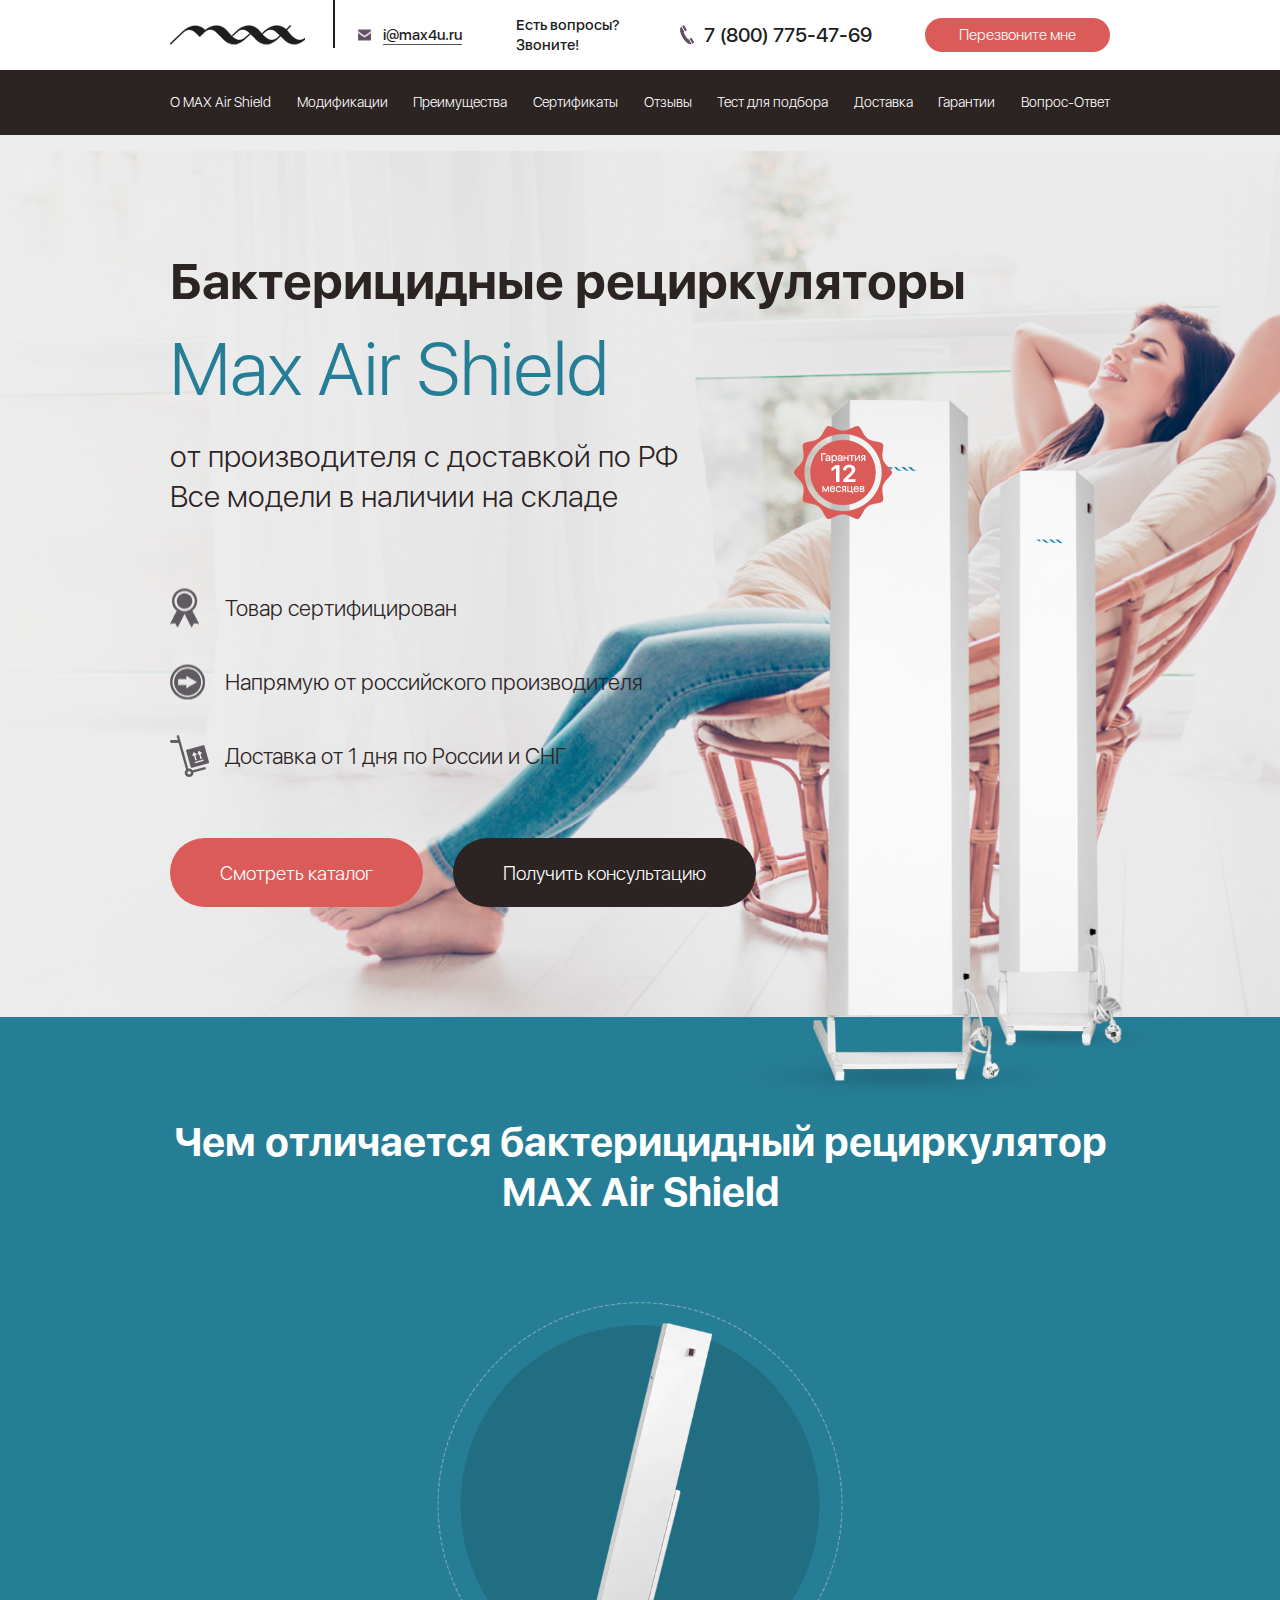
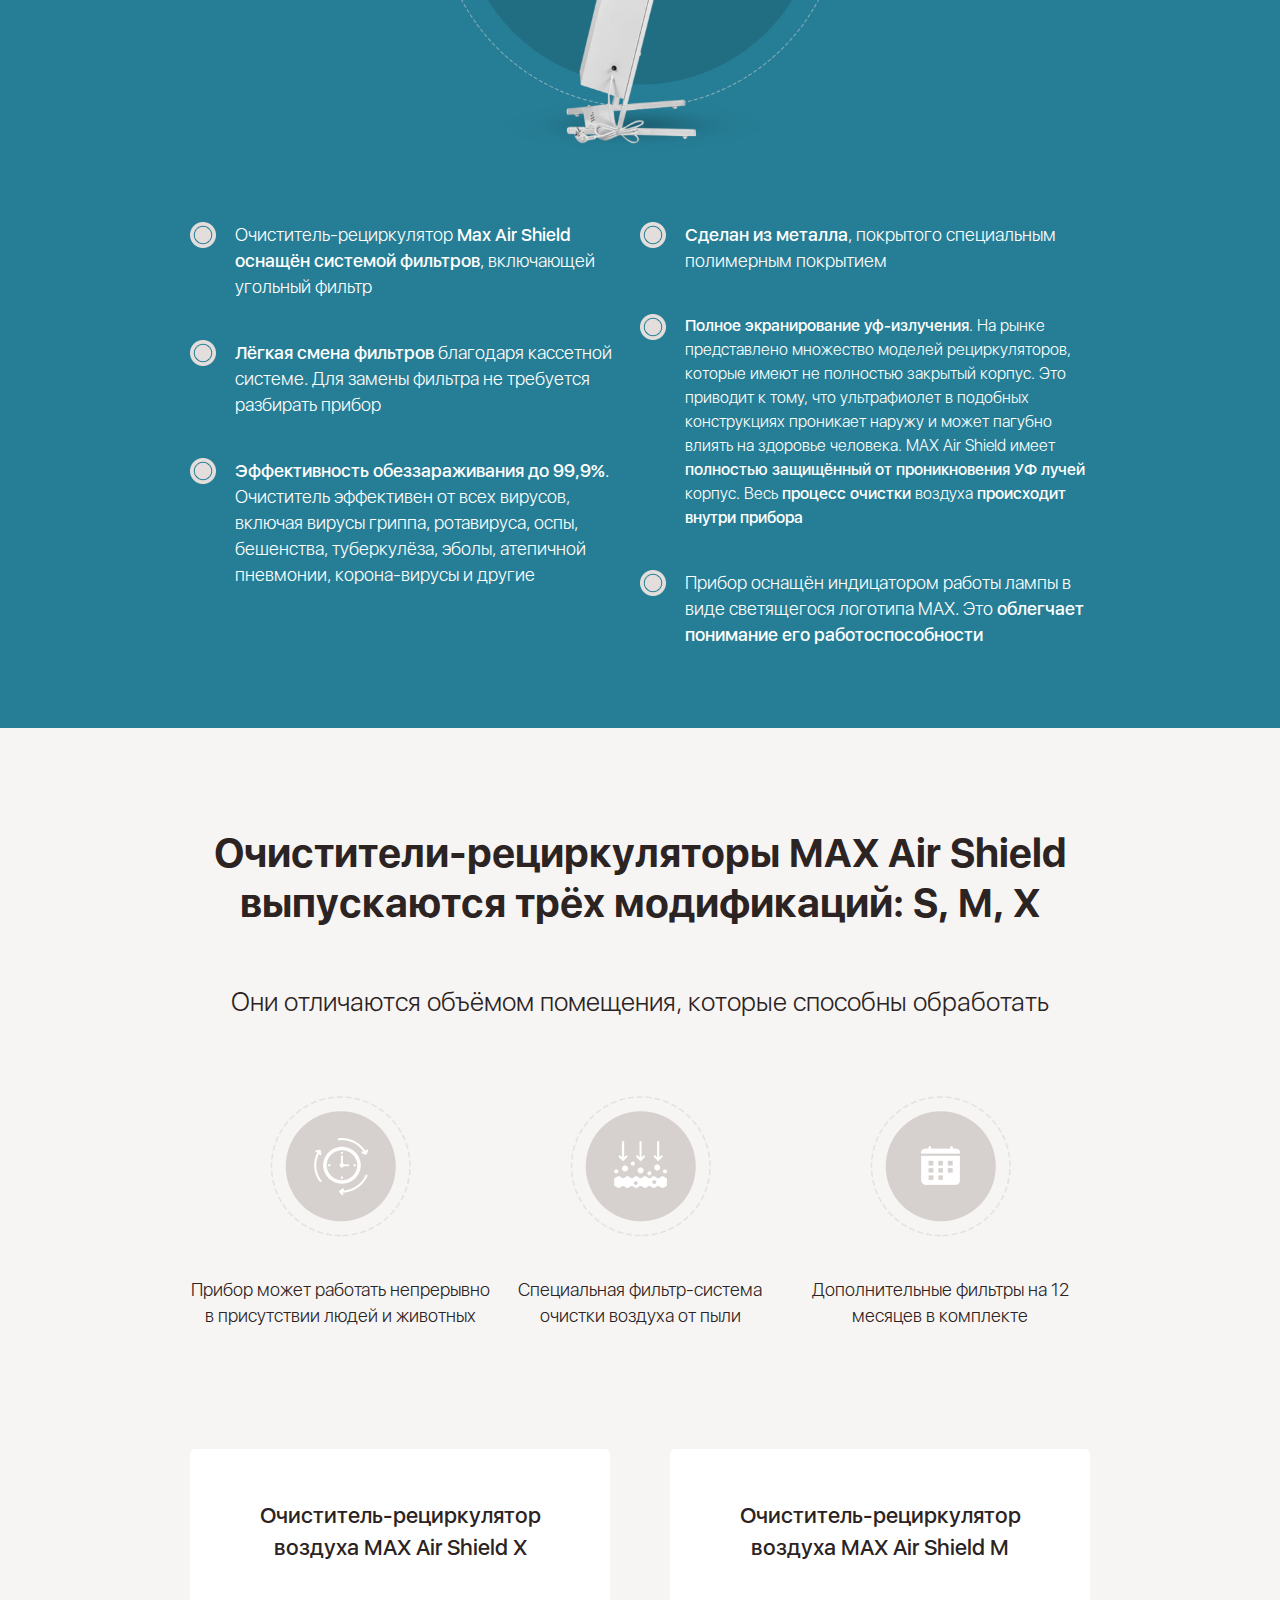
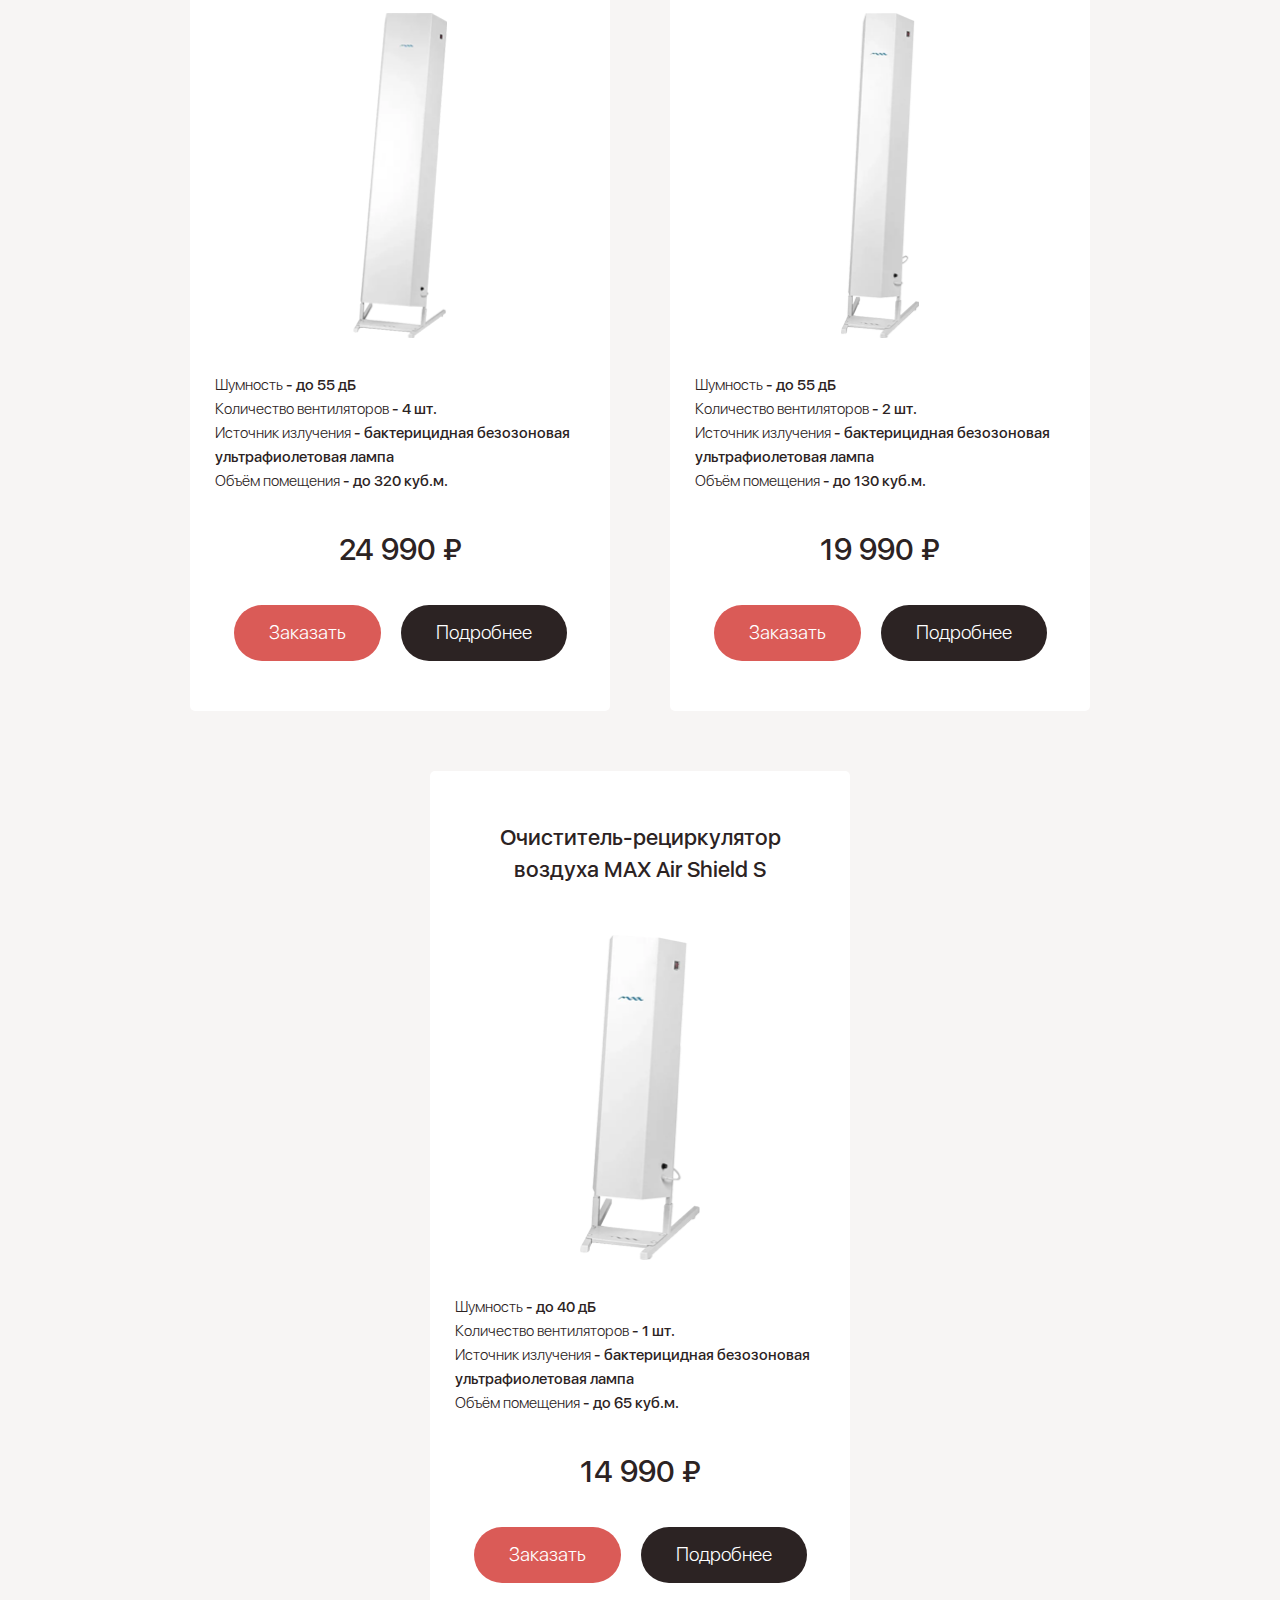
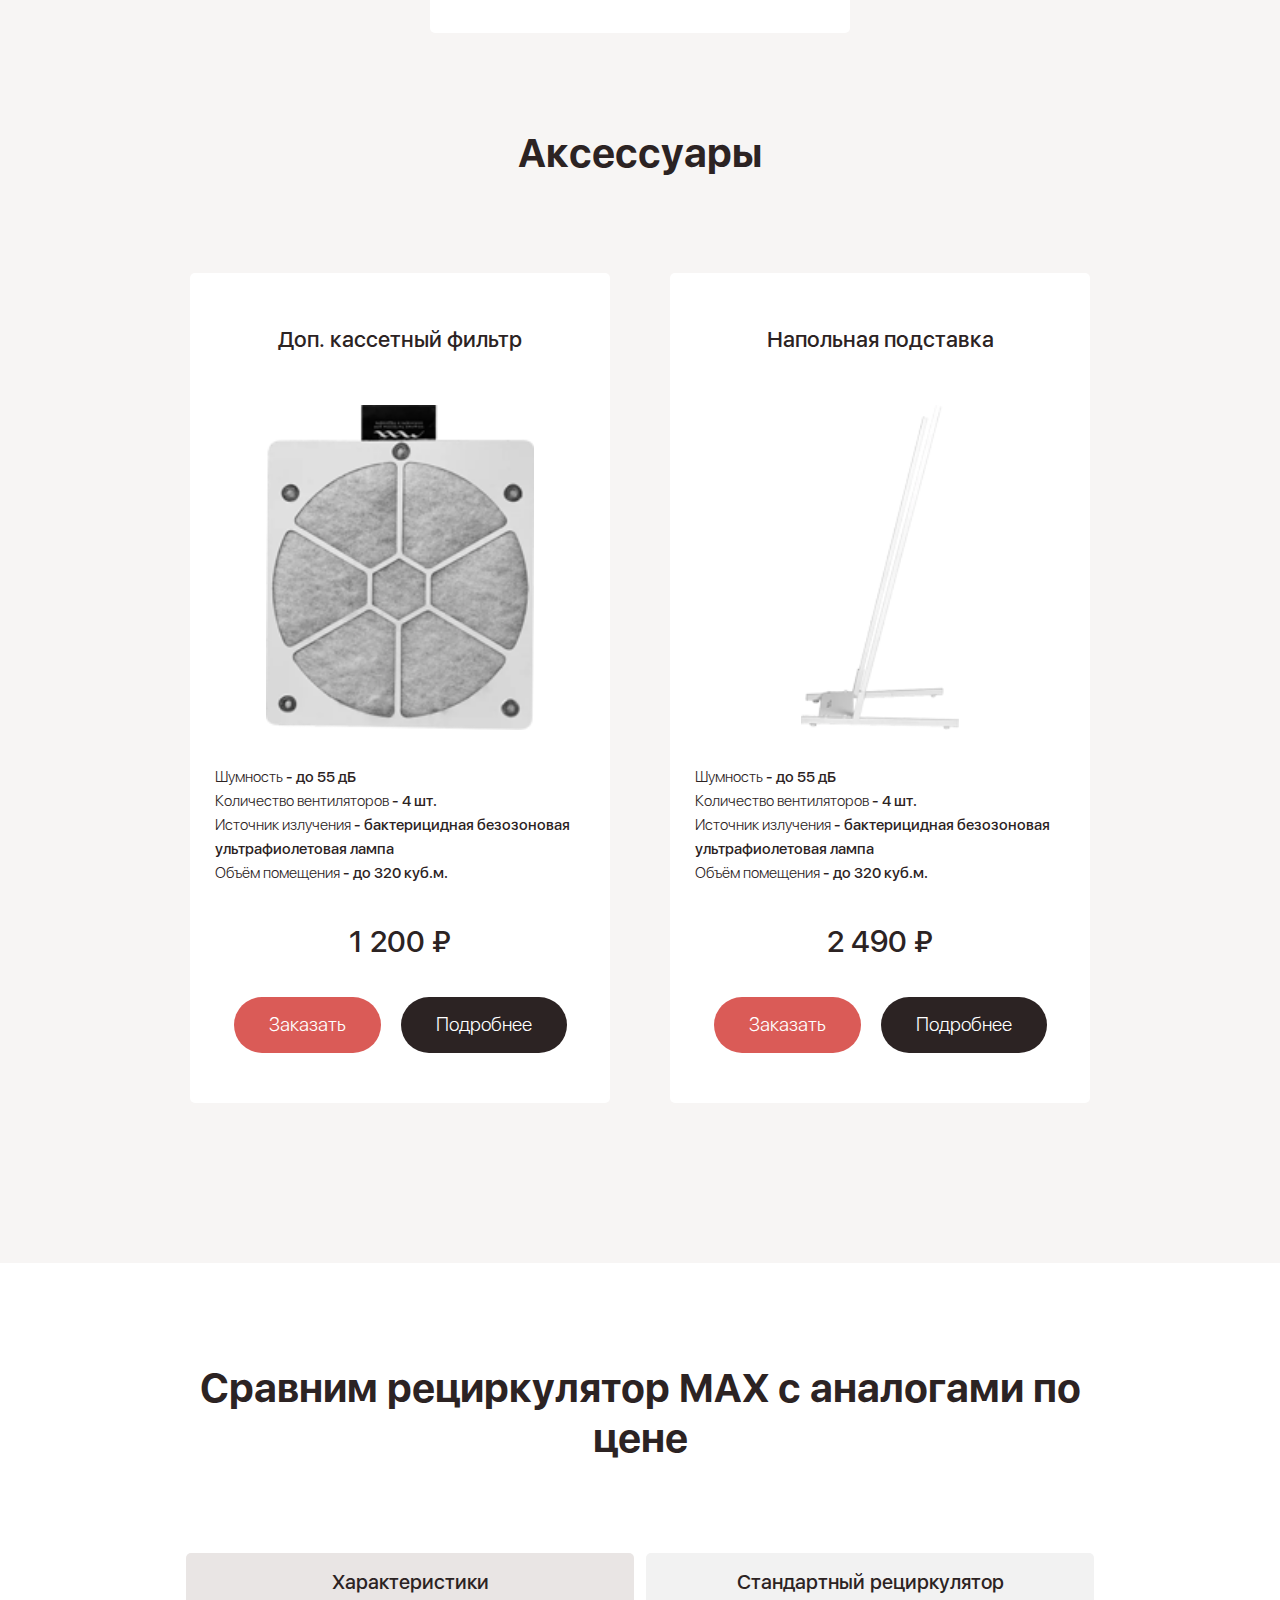
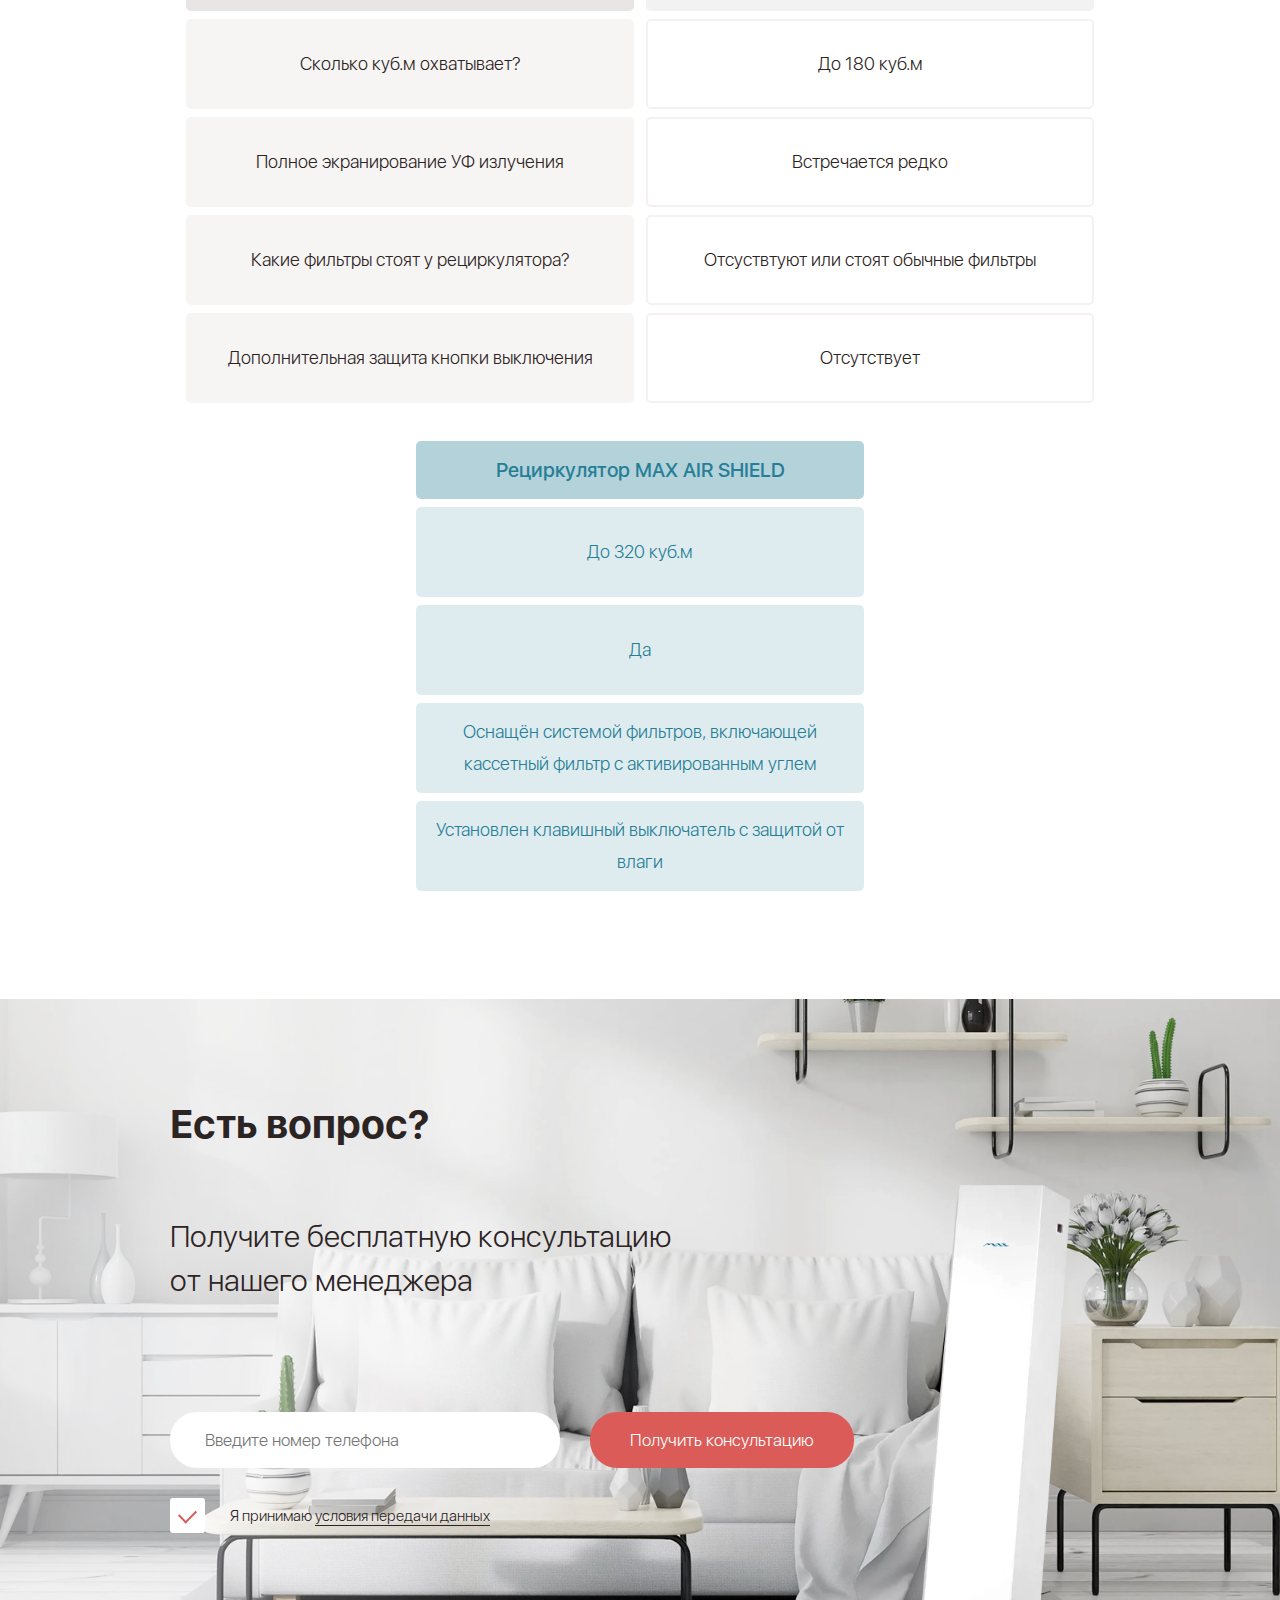
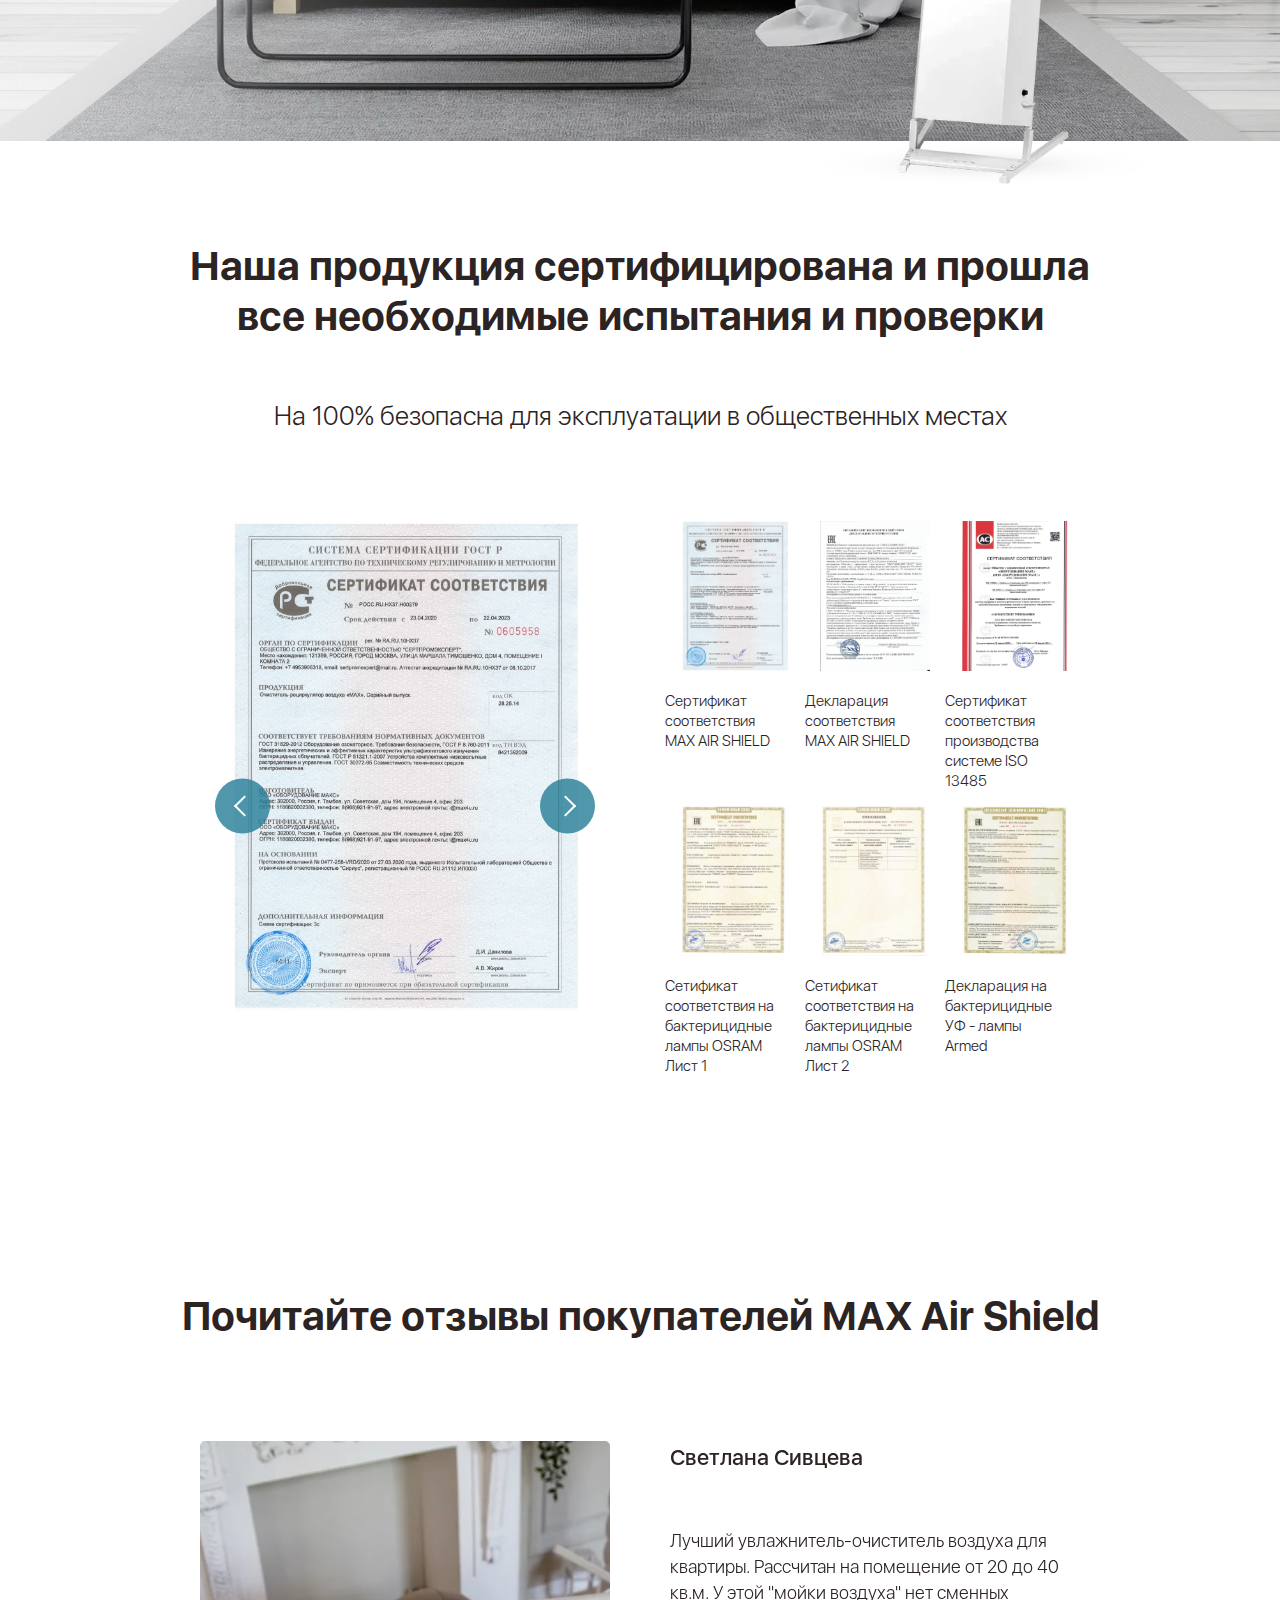
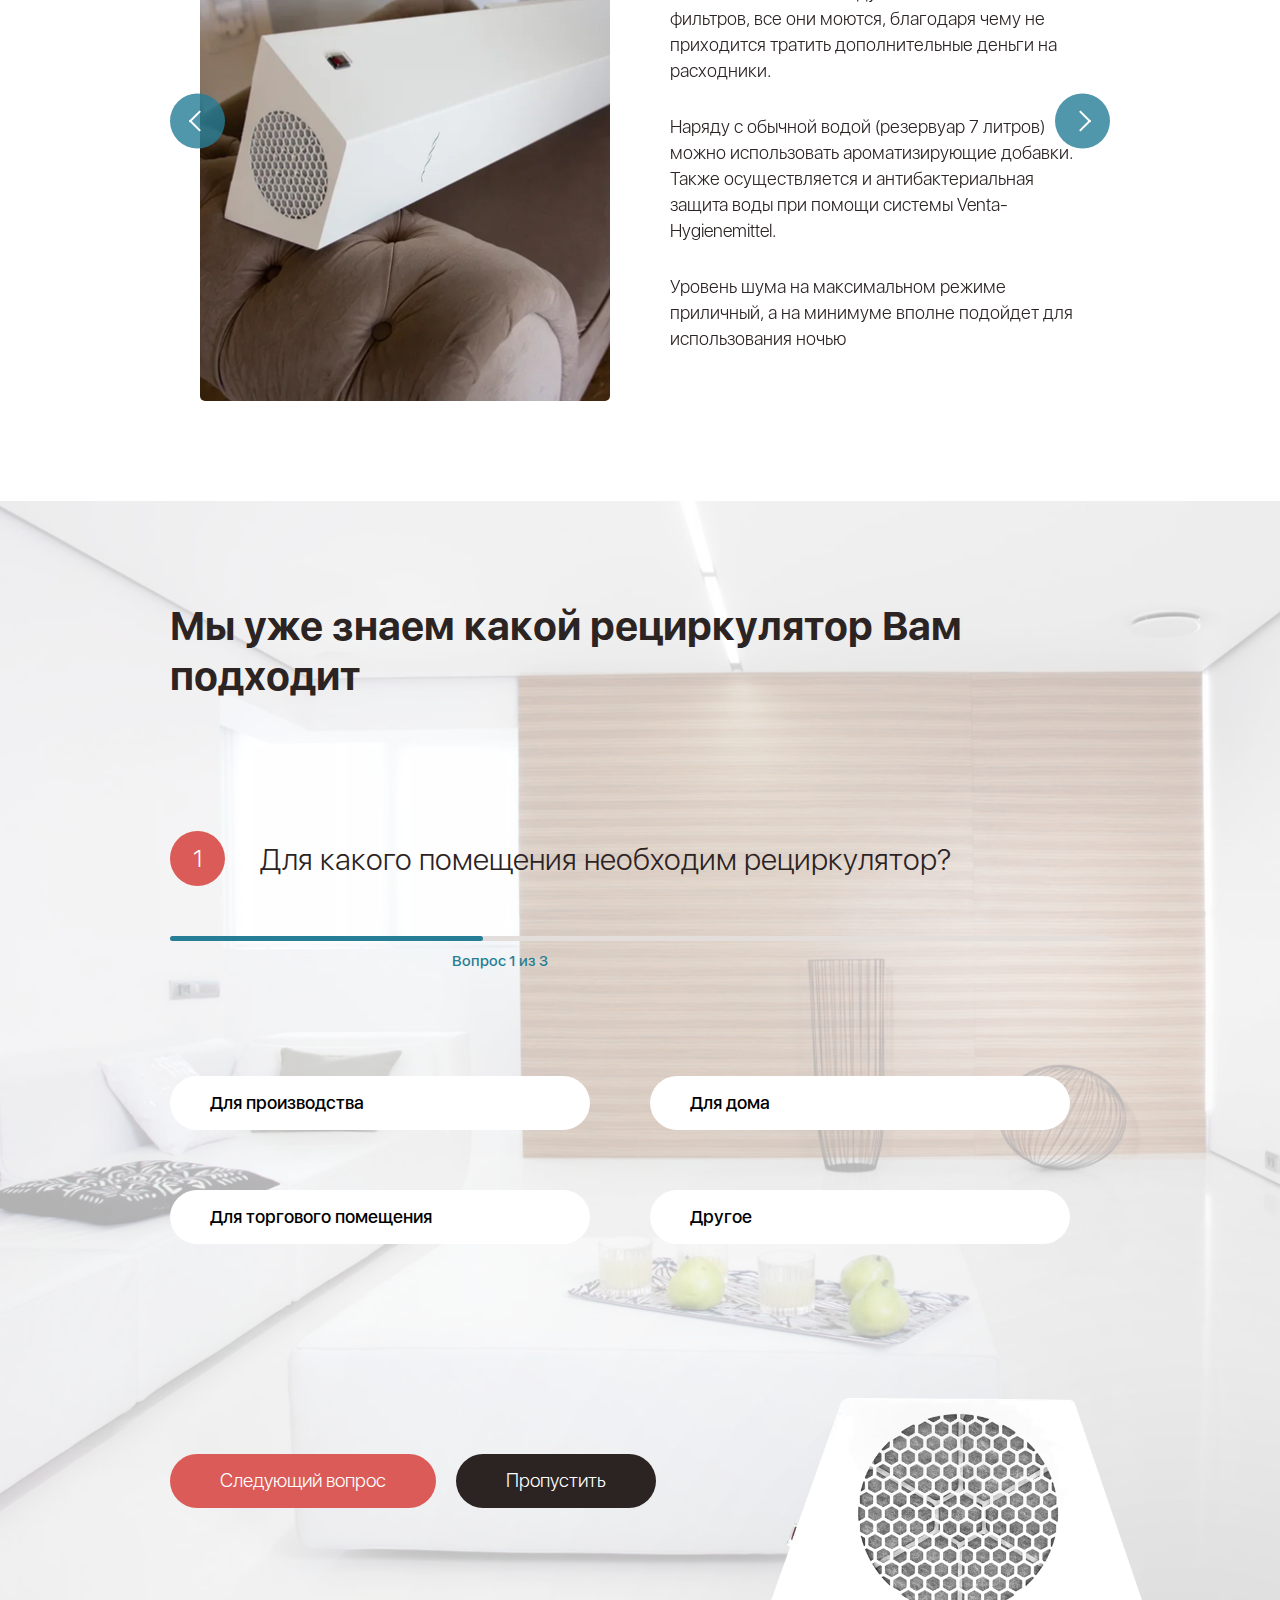
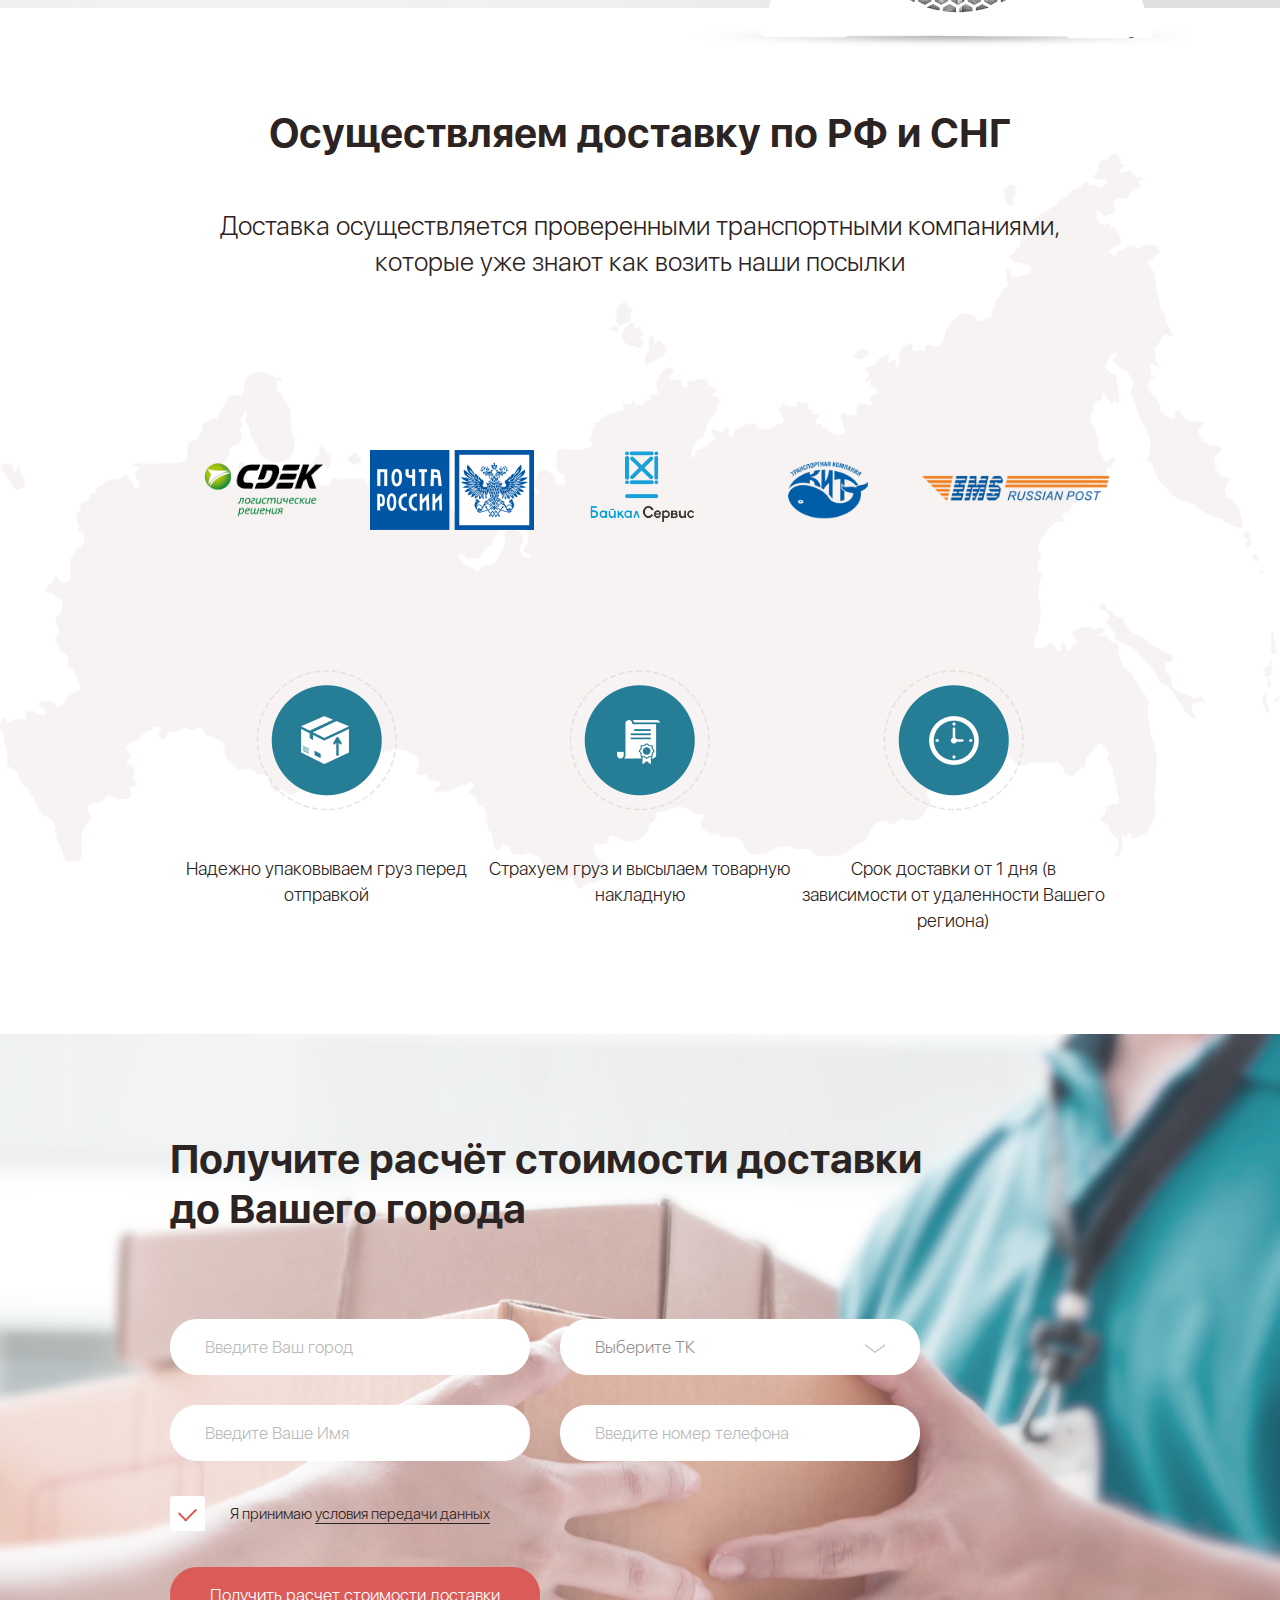
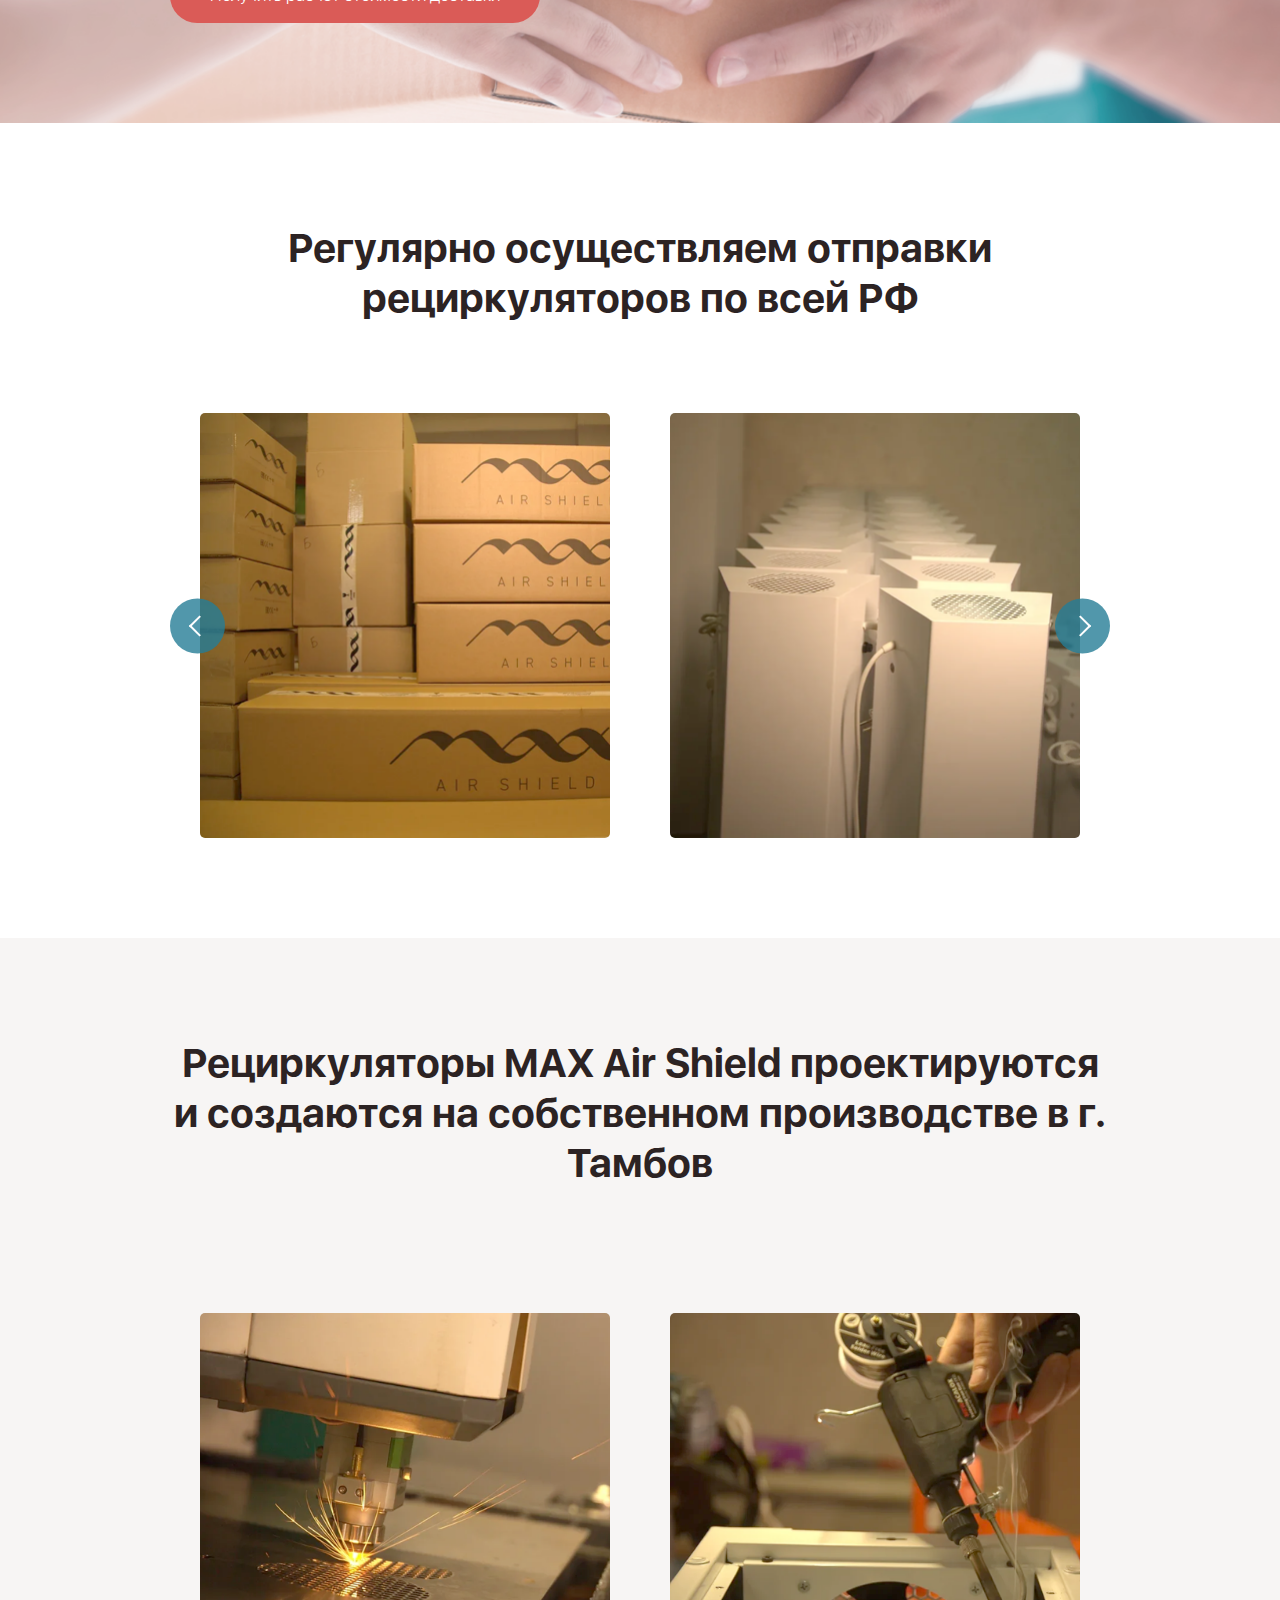
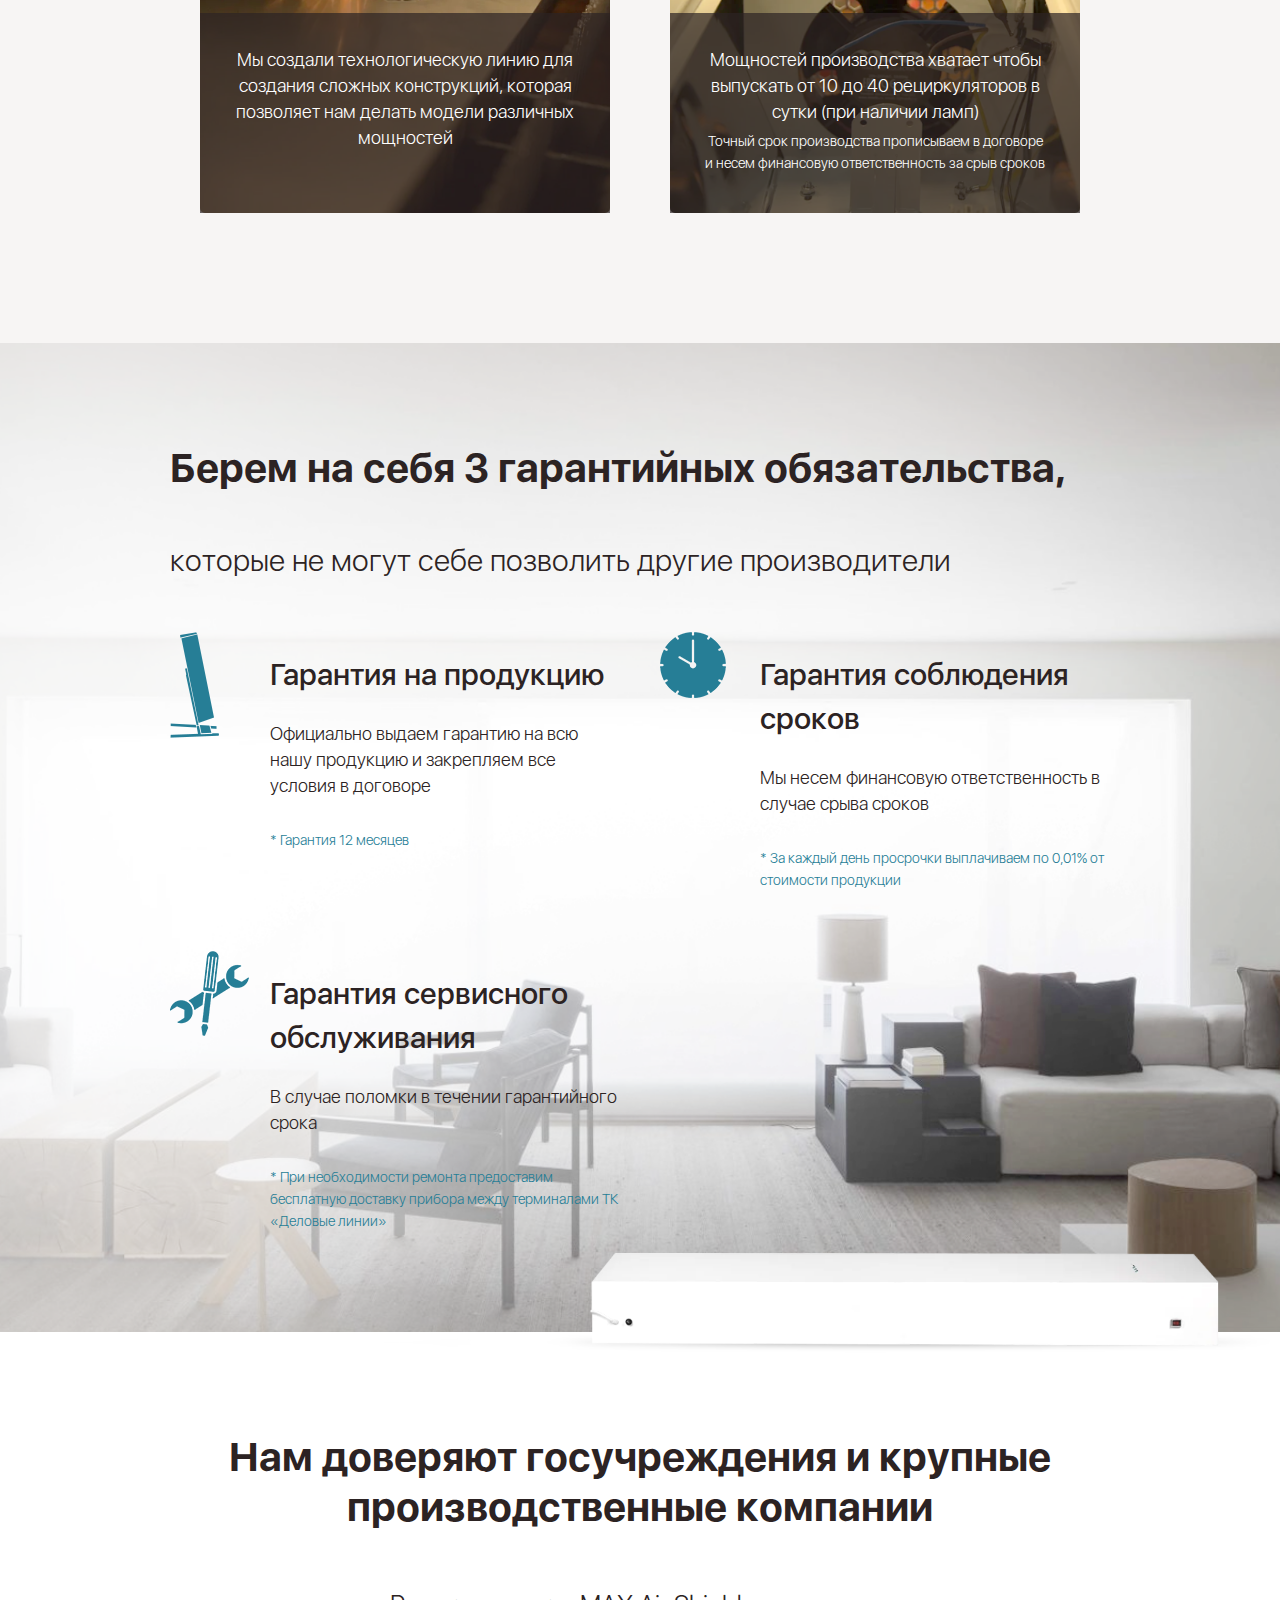
<file: index.html>
<!DOCTYPE html>
<html lang="ru">
  <head>
    <meta charset="UTF-8" />
    <meta name="viewport" content="width=device-width, initial-scale=1.0" />
    <link rel="stylesheet" href="./css/style.css" />
    <title>MAX</title>
  </head>
  <body>
    <div class="wrapper">
      <header class="header">
        <div class="header__burger">
          <span></span>
        </div>
        <div class="header__icon popup-open"></div>
        <div class="header__popup popup-header">
          <div class="popup-header__close"></div>
          <ul class="popup-header__list">
            <li class="popup-header__item"><a href="#">О MAX Air Shield</a></li>
            <li class="popup-header__item current"><a href="#modification">Модификации</a></li>
            <li class="popup-header__item"><a href="#features">Преимущества</a></li>
            <li class="popup-header__item"><a href="#certificate">Сертификаты</a></li>
            <li class="popup-header__item"><a href="#feedback">Отзывы</a></li>
            <li class="popup-header__item"><a href="#test">Тест для подбора</a></li>
            <li class="popup-header__item"><a href="#transportation">Доставка</a></li>
            <li class="popup-header__item"><a href="#warranty">Гарантии</a></li>
            <li class="popup-header__item"><a href="#response">Вопрос-Ответ</a></li>
          </ul>
        </div>
        <div class="container">
          <div class="header__row">
            <div class="header__logo">
              <a href="./index.html"><img src="./img/logo.png" alt="logo" /></a>
            </div>
            <div class="header__text">Продажа рециркуляторов напрямую с завода-производителя</div>
            <div class="header__email"><a href="mailto:i@max4u.ru">i@max4u.ru</a></div>
            <div class="header__ask">Есть вопросы? Звоните!</div>
            <div class="header__social">
              <a href="#"><img src="./img/icon/whatsapp.png" alt="" /></a>
              <a href="#"><img src="./img/icon/viber.png" alt="" /></a>
              <a href="#"><img src="./img/icon/telegram.png" alt="" /></a>
            </div>
            <div class="header__phone"><a href="tel: +78007754769">7 (800) 775-47-69</a></div>
            <div class="header__button popup-open"><a href="#">Перезвоните мне</a></div>
          </div>
        </div>
      </header>
      <section class="info">
        <div class="container">
          <div class="info__row">
            <nav class="info__nav">
              <ul class="info__list">
                <li class="info__item"><a href="#">О MAX Air Shield</a></li>
                <li class="info__item"><a href="#modification">Модификации</a></li>
                <li class="info__item"><a href="#features">Преимущества</a></li>
                <li class="info__item"><a href="#certificate">Сертификаты</a></li>
                <li class="info__item"><a href="#feedback">Отзывы</a></li>
                <li class="info__item"><a href="#test">Тест для подбора</a></li>
                <li class="info__item"><a href="#transportation">Доставка</a></li>
                <li class="info__item"><a href="#warranty">Гарантии</a></li>
                <li class="info__item"><a href="#response">Вопрос-Ответ</a></li>
              </ul>
            </nav>
          </div>
        </div>
      </section>
      <section class="shield">
        <div class="container">
          <img class="shield__guarantee" src="./img/icon/guarantee.png" alt="" />
          <img class="shield__reccircul" src="./img/recirculators.png" alt="" />

          <div class="shield__row">
            <div class="shield__group shield__group_1">
              <h1 class="shield__title">Бактерицидные рециркуляторы</h1>
              <h2 class="shield__title-2">Max Air Shield</h2>
              <div class="shield__subtitle">
                от производителя с доставкой по РФ<br />
                <span>Все модели в наличии на складе</span>
              </div>
            </div>

            <div class="shield__group shield__group_2">
              <div class="shield__item">Товар сертифицирован</div>
              <div class="shield__item">Напрямую от российского производителя</div>
              <div class="shield__item">Доставка от 1 дня по России и СНГ</div>
            </div>

            <div class="shield__group shield__group_3">
              <div class="shield__button btn-red"><a href="#catalog">Смотреть каталог</a></div>
              <div class="shield__button btn-brown"><a href="#consultancy">Получить консультацию</a></div>
            </div>
          </div>
        </div>
      </section>
      <section class="advantages" id="features">
        <div class="container">
          <div class="advantages__row">
            <h3 class="advantages__ttile title">Чем отличается бактерицидный рециркулятор MAX Air Shield</h3>
            <div class="advantages__group">
              <div class="advantages__column">
                <div class="advantages__item">
                  Очиститель-рециркулятор <strong>Max Air Shield оснащён системой фильтров</strong>, включающей угольный фильтр
                </div>
                <div class="advantages__item">
                  <strong>Лёгкая смена фильтров</strong> благодаря кассетной системе. Для замены фильтра не требуется разбирать прибор
                </div>
                <div class="advantages__item">
                  <strong>Эффективность обеззараживания до 99,9%</strong>. Очиститель эффективен от всех вирусов, включая вирусы гриппа,
                  ротавируса, оспы, бешенства, туберкулёза, эболы, атепичной пневмонии, корона-вирусы и другие
                </div>
              </div>
              <div class="advantages__column advantages__column_image"><img src="./img/advantages-image-2.png" alt="" /></div>
              <div class="advantages__column">
                <div class="advantages__item"><strong>Сделан из металла</strong>, покрытого специальным полимерным покрытием</div>
                <div class="advantages__item">
                  <strong>Полное экранирование уф-излучения</strong>. На рынке представлено множество моделей рециркуляторов, которые имеют
                  не полностью закрытый корпус. Это приводит к тому, что ультрафиолет в подобных конструкциях проникает наружу и может
                  пагубно влиять на здоровье человека. MAX Air Shield имеет
                  <strong>полностью защищённый от проникновения УФ лучей</strong> корпус. Весь <strong>процесс очистки</strong> воздуха
                  <strong>происходит внутри прибора</strong>
                </div>
                <div class="advantages__item">
                  Прибор оснащён индицатором работы лампы в виде светящегося логотипа MAX. Это
                  <strong>облегчает понимание его работоспособности</strong>
                </div>
              </div>
            </div>
          </div>
        </div>
      </section>
      <section class="products" id="modification">
        <div class="container">
          <div class="products__row">
            <h3 class="products__title title">Очистители-рециркуляторы MAX Air Shield выпускаются трёх модификаций: S, M, X</h3>
            <div class="products__subtitle">Они отличаются объёмом помещения, которые способны обработать</div>
            <div class="products__group group-1">
              <div class="group-1__column">
                <img src="./img/icon/product-icon-1.png" alt="" />
                <div class="group-1__text">Прибор может работать непрерывно в присутствии людей и животных</div>
              </div>
              <div class="group-1__column">
                <img src="./img/icon/product-icon-2.png" alt="" />
                <div class="group-1__text">Специальная фильтр-система очистки воздуха от пыли</div>
              </div>
              <div class="group-1__column">
                <img src="./img/icon/product-icon-3.png" alt="" />
                <div class="group-1__text">Дополнительные фильтры на 12 месяцев в комплекте</div>
              </div>
            </div>
            <div class="products__group group-2" id="catalog">
              <div class="group-2__column">
                <div class="group-2__wrap">
                  <div class="group-2__name">Очиститель-рециркулятор воздуха MAX Air Shield X</div>
                  <div class="group-2__img"><img src="./img/product-image.png" alt="" /></div>
                  <div class="group-2__text">Шумность <strong>- до 55 дБ</strong></div>
                  <div class="group-2__text">Количество вентиляторов <strong>- 4 шт.</strong></div>
                  <div class="group-2__text">Источник излучения<strong> - бактерицидная безозоновая ультрафиолетовая лампа</strong></div>
                  <div class="group-2__text">Объём помещения<strong> - до 320 куб.м.</strong></div>
                  <div class="group-2__price">24 990 ₽</div>
                  <div class="group-2__button">
                    <div class="shield__button btn-red"><a href="./page-product.html">Заказать</a></div>
                    <div class="shield__button btn-brown"><a href="./page-product.html">Подробнее</a></div>
                  </div>
                </div>
              </div>

              <div class="group-2__column">
                <div class="group-2__wrap">
                  <div class="group-2__name">Очиститель-рециркулятор воздуха MAX Air Shield M</div>
                  <div class="group-2__img"><img src="./img/product-image-2.png" alt="" /></div>
                  <div class="group-2__text">Шумность <strong>- до 55 дБ</strong></div>
                  <div class="group-2__text">Количество вентиляторов <strong>- 2 шт.</strong></div>
                  <div class="group-2__text">Источник излучения<strong> - бактерицидная безозоновая ультрафиолетовая лампа</strong></div>
                  <div class="group-2__text">Объём помещения<strong> - до 130 куб.м.</strong></div>
                  <div class="group-2__price">19 990 ₽</div>
                  <div class="group-2__button">
                    <div class="shield__button btn-red"><a href="./page-product.html">Заказать</a></div>
                    <div class="shield__button btn-brown"><a href="./page-product.html">Подробнее</a></div>
                  </div>
                </div>
              </div>

              <div class="group-2__column">
                <div class="group-2__wrap">
                  <div class="group-2__name">Очиститель-рециркулятор воздуха MAX Air Shield S</div>
                  <div class="group-2__img"><img src="./img/product-image-3.png" alt="" /></div>
                  <div class="group-2__text">Шумность <strong>- до 40 дБ</strong></div>
                  <div class="group-2__text">Количество вентиляторов <strong>- 1 шт.</strong></div>
                  <div class="group-2__text">Источник излучения<strong> - бактерицидная безозоновая ультрафиолетовая лампа</strong></div>
                  <div class="group-2__text">Объём помещения<strong> - до 65 куб.м.</strong></div>
                  <div class="group-2__price">14 990 ₽</div>
                  <div class="group-2__button">
                    <div class="shield__button btn-red"><a href="./page-product.html">Заказать</a></div>
                    <div class="shield__button btn-brown"><a href="./page-product.html">Подробнее</a></div>
                  </div>
                </div>
              </div>
            </div>
            <h3 class="products__title title">Аксессуары</h3>
            <div class="products__group group-2">
              <div class="group-2__column">
                <div class="group-2__wrap">
                  <div class="group-2__name">Доп. кассетный фильтр</div>
                  <div class="group-2__img"><img src="./img/product-image-4.png" alt="" /></div>
                  <div class="group-2__text">Шумность <strong>- до 55 дБ</strong></div>
                  <div class="group-2__text">Количество вентиляторов <strong>- 4 шт.</strong></div>
                  <div class="group-2__text">Источник излучения<strong> - бактерицидная безозоновая ультрафиолетовая лампа</strong></div>
                  <div class="group-2__text">Объём помещения<strong> - до 320 куб.м.</strong></div>
                  <div class="group-2__price">1 200 ₽</div>
                  <div class="group-2__button">
                    <div class="shield__button btn-red"><a href="./page-product.html">Заказать</a></div>
                    <div class="shield__button btn-brown"><a href="./page-product.html">Подробнее</a></div>
                  </div>
                </div>
              </div>

              <div class="group-2__column">
                <div class="group-2__wrap">
                  <div class="group-2__name">Напольная подставка</div>
                  <div class="group-2__img"><img src="./img/product-image-5.png" alt="" /></div>
                  <div class="group-2__text">Шумность <strong>- до 55 дБ</strong></div>
                  <div class="group-2__text">Количество вентиляторов <strong>- 4 шт.</strong></div>
                  <div class="group-2__text">Источник излучения<strong> - бактерицидная безозоновая ультрафиолетовая лампа</strong></div>
                  <div class="group-2__text">Объём помещения<strong> - до 320 куб.м.</strong></div>
                  <div class="group-2__price">2 490 ₽</div>
                  <div class="group-2__button">
                    <div class="shield__button btn-red"><a href="./page-product.html">Заказать</a></div>
                    <div class="shield__button btn-brown"><a href="./page-product.html">Подробнее</a></div>
                  </div>
                </div>
              </div>
            </div>
          </div>
        </div>
      </section>
      <section class="comparison">
        <div class="container">
          <div class="comparison__row">
            <h3 class="comparison__title title">Сравним рециркулятор MAX с аналогами по цене</h3>
            <div class="comparison__group">
              <div class="comparison__column">
                <div class="comparison__wrap">
                  <div class="comparison__name"><p>Характеристики</p></div>
                  <div class="comparison__text">Сколько куб.м охватывает?</div>
                  <div class="comparison__text">Полное экранирование УФ излучения</div>
                  <div class="comparison__text">Какие фильтры стоят у рециркулятора?</div>
                  <div class="comparison__text">Дополнительная защита кнопки выключения</div>
                </div>
              </div>
              <div class="comparison__column">
                <div class="comparison__wrap">
                  <div class="comparison__name">Стандартный рециркулятор</div>
                  <div class="comparison__name comparison__name_click">Стандартный рециркулятор</div>
                  <div class="comparison__slide">
                    <div class="comparison__sup">Сколько куб.м охватывает?</div>
                    <div class="comparison__text">До 180 куб.м</div>
                    <div class="comparison__sup">Полное экранирование УФ излучения</div>
                    <div class="comparison__text">Встречается редко</div>
                    <div class="comparison__sup">Какие фильтры стоят у рециркулятора?</div>
                    <div class="comparison__text">Отсуствтуют или стоят обычные фильтры</div>
                    <div class="comparison__sup">Дополнительная защита кнопки выключения</div>
                    <div class="comparison__text">Отсутствует</div>
                  </div>
                </div>
              </div>
              <div class="comparison__column">
                <div class="comparison__wrap">
                  <div class="comparison__name">Рециркулятор MAX AIR SHIELD</div>
                  <div class="comparison__name comparison__name_click">Рециркулятор MAX AIR SHIELD</div>
                  <div class="comparison__slide">
                    <div class="comparison__sup">Сколько куб.м охватывает?</div>
                    <div class="comparison__text">До 320 куб.м</div>
                    <div class="comparison__sup">Полное экранирование УФ излучения</div>
                    <div class="comparison__text">Да</div>
                    <div class="comparison__sup">Какие фильтры стоят у рециркулятора?</div>
                    <div class="comparison__text">Оснащён системой фильтров, включающей кассетный фильтр с активированным углем</div>
                    <div class="comparison__sup">Дополнительная защита кнопки выключения</div>
                    <div class="comparison__text">Установлен клавишный выключатель с защитой от влаги</div>
                  </div>
                </div>
              </div>
            </div>
          </div>
        </div>
      </section>
      <section class="consultation" id="consultancy">
        <div class="container">
          <div class="consultation__reccircul"><img src="./img/consultation-image-recirculators.png" alt="" /></div>
          <div class="consultation__row">
            <h3 class="consultation__title title">Есть вопрос?</h3>
            <div class="consultation__subtitle">
              Получите бесплатную консультацию<br />
              от нашего менеджера
            </div>
            <form action="" class="consultation__form form-contact">
              <div class="form-contact__field">
                <input
                  type="tel"
                  name="phone"
                  data-mask="0(000)000-00-00 00000"
                  maxlength="21"
                  required
                  autocomplete="off"
                  placeholder="Введите номер телефона"
                />
                <div class="form-contact__wrpap">
                  <button class="form-contact__button" type="submit">Получить консультацию</button>
                </div>
              </div>
              <label class="form-contact__check">
                Я принимаю <a href="#">условия передачи данных</a>
                <input type="checkbox" checked="checked" />
                <span class="form-contact__checkmark"></span>
              </label>
            </form>
          </div>
        </div>
      </section>
      <section class="certificate" id="certificate">
        <div class="container">
          <div class="certificate__row">
            <h3 class="certificate__title title">Наша продукция сертифицирована и прошла все необходимые испытания и проверки</h3>
            <div class="certificate__subtitle">На 100% безопасна для эксплуатации в общественных местах</div>
          </div>
          <div class="certificate__group">
            <div class="certificate__slider">
              <div class="certificate__slide slide">
                <div class="slide__image">
                  <img src="./img/certificate/certificate-1.jpg" alt="" />
                </div>
                <div class="slide__name">Сертификат соответствия MAX Air Shield</div>
              </div>
              <div class="certificate__slide slide">
                <div class="slide__image">
                  <img src="./img/certificate/certificate-2.jpeg" alt="" />
                </div>
                <div class="slide__name">Декларация соответствия MAX Air Shield</div>
              </div>
              <div class="certificate__slide slide">
                <div class="slide__image">
                  <img src="./img/certificate/certificate-3.jpg" alt="" />
                </div>
                <div class="slide__name">Сертификат соответствия производства системе ISO 13485</div>
              </div>
              <div class="certificate__slide slide">
                <div class="slide__image">
                  <img src="./img/certificate/certificate-4.jpg" alt="" />
                </div>
                <div class="slide__name">Сертификат соответствия на бактерицидные лампы Osram Лист 1</div>
              </div>
              <div class="certificate__slide slide">
                <div class="slide__image">
                  <img src="./img/certificate/certificate-5.jpg" alt="" />
                </div>
                <div class="slide__name">Сертификат соответствия на бактерицидные лампы Osram Лист 2</div>
              </div>
              <div class="certificate__slide slide">
                <div class="slide__image">
                  <img src="./img/certificate/certificate-6.jpg" alt="" />
                </div>
                <div class="slide__name">Сертификат на бактерицидные УФ-лампы Philips Лист 1</div>
              </div>
              <div class="certificate__slide slide">
                <div class="slide__image">
                  <img src="./img/certificate/certificate-7.jpg" alt="" />
                </div>
                <div class="slide__name">Сертификат на бактерицидные УФ-лампы Philips Лист 2</div>
              </div>
              <div class="certificate__slide slide">
                <div class="slide__image">
                  <img src="./img/certificate/certificate-8.jpg" alt="" />
                </div>
                <div class="slide__name">Сертификат на бактерицидные УФ-лампы LightTech Лист 1</div>
              </div>
              <div class="certificate__slide slide">
                <div class="slide__image">
                  <img src="./img/certificate/certificate-9.jpg" alt="" />
                </div>
                <div class="slide__name">Сертификат на бактерицидные УФ-лампы LightTech Лист 2</div>
              </div>
              <div class="certificate__slide slide">
                <div class="slide__image">
                  <img src="./img/certificate/certificate-10.jpg" alt="" />
                </div>
                <div class="slide__name">Декларация на бактерицидные УФ-лампы LightBest</div>
              </div>
              <div class="certificate__slide slide">
                <div class="slide__image">
                  <img src="./img/certificate/certificate-11.jpg" alt="" />
                </div>
                <div class="slide__name">Декларация на бактерицидные УФ-лампы Armed</div>
              </div>
            </div>
            <div class="certificate__list">
              <div class="certificate__item">
                <div class="certificate__img">
                  <img src="./img/certificate/certificate-1.jpg" alt="" />
                </div>
                <div class="certificate__text">Сертификат соответствия MAX AIR SHIELD</div>
              </div>
              <div class="certificate__item">
                <div class="certificate__img">
                  <img src="./img/certificate/certificate-2.jpeg" alt="" />
                </div>
                <div class="certificate__text">Декларация соответствия MAX AIR SHIELD</div>
              </div>
              <div class="certificate__item">
                <div class="certificate__img">
                  <img src="./img/certificate/certificate-3.jpg" alt="" />
                </div>
                <div class="certificate__text">Сертификат соответствия производства системе ISO 13485</div>
              </div>
              <div class="certificate__item">
                <div class="certificate__img">
                  <img src="./img/certificate/certificate-4.jpg" alt="" />
                </div>
                <div class="certificate__text">Сетификат соответствия на бактерицидные лампы OSRAM Лист 1</div>
              </div>
              <div class="certificate__item">
                <div class="certificate__img">
                  <img src="./img/certificate/certificate-5.jpg" alt="" />
                </div>
                <div class="certificate__text">Сетификат соответствия на бактерицидные лампы OSRAM Лист 2</div>
              </div>
              <div class="certificate__item">
                <div class="certificate__img">
                  <img src="./img/certificate/certificate-6.jpg" alt="" />
                </div>
                <div class="certificate__text">Декларация на бактерицидные УФ - лампы Armed</div>
              </div>
            </div>
          </div>
        </div>
      </section>
      <section class="reviews" id="feedback">
        <div class="container">
          <div class="reviews__row">
            <h3 class="reviews__title title">Почитайте отзывы покупателей MAX Air Shield</h3>
            <div class="reviews__slider">
              <div class="reviews__slide">
                <div class="reviews__img"><img src="./img/reviews-iamge-slide.png" alt="" /></div>
                <div class="reviews__item">
                  <div class="reviews__name">Светлана Сивцева</div>
                  <div class="reviews__text">
                    <p>
                      Лучший увлажнитель-очиститель воздуха для квартиры. Рассчитан на помещение от 20 до 40 кв.м. У этой "мойки воздуха"
                      нет сменных фильтров, все они моются, благодаря чему не приходится тратить дополнительные деньги на расходники.
                    </p>
                    <p>
                      Наряду с обычной водой (резервуар 7 литров) можно использовать ароматизирующие добавки. Также осуществляется и
                      антибактериальная защита воды при помощи системы Venta-Hygienemittel.
                    </p>
                    <p>Уровень шума на максимальном режиме приличный, а на минимуме вполне подойдет для использования ночью</p>
                  </div>
                </div>
              </div>
              <div class="reviews__slide">
                <div class="reviews__img"><img src="./img/reviews-iamge-slide.png" alt="" /></div>
                <div class="reviews__item">
                  <div class="reviews__name">Светлана Сивцева</div>
                  <div class="reviews__text">
                    <p>
                      Лучший увлажнитель-очиститель воздуха для квартиры. Рассчитан на помещение от 20 до 40 кв.м. У этой "мойки воздуха"
                      нет сменных фильтров, все они моются, благодаря чему не приходится тратить дополнительные деньги на расходники.
                    </p>
                    <p>
                      Наряду с обычной водой (резервуар 7 литров) можно использовать ароматизирующие добавки. Также осуществляется и
                      антибактериальная защита воды при помощи системы Venta-Hygienemittel.
                    </p>
                    <p>Уровень шума на максимальном режиме приличный, а на минимуме вполне подойдет для использования ночью</p>
                  </div>
                </div>
              </div>
              <div class="reviews__slide">
                <div class="reviews__img"><img src="./img/reviews-iamge-slide.png" alt="" /></div>
                <div class="reviews__item">
                  <div class="reviews__name">Светлана Сивцева</div>
                  <div class="reviews__text">
                    <p>
                      Лучший увлажнитель-очиститель воздуха для квартиры. Рассчитан на помещение от 20 до 40 кв.м. У этой "мойки воздуха"
                      нет сменных фильтров, все они моются, благодаря чему не приходится тратить дополнительные деньги на расходники.
                    </p>
                    <p>
                      Наряду с обычной водой (резервуар 7 литров) можно использовать ароматизирующие добавки. Также осуществляется и
                      антибактериальная защита воды при помощи системы Venta-Hygienemittel.
                    </p>
                    <p>Уровень шума на максимальном режиме приличный, а на минимуме вполне подойдет для использования ночью</p>
                  </div>
                </div>
              </div>
            </div>
          </div>
        </div>
      </section>
      <section class="quiz" id="test">
        <div class="container">
          <div class="quiz__reccircul"><img src="./img/recirculators-image-quiz.png" alt="" /></div>
          <div class="quiz__row">
            <h3 class="quiz__title title">Мы уже знаем какой рециркулятор Вам подходит</h3>
            <div class="quiz__group">
              <div class="quiz__lsit current">
                <div class="quiz__question"><span>1</span>Для какого помещения необходим рециркулятор?</div>
                <div class="quiz__progress-bar">
                  <span>Вопрос 1 из 3</span>
                </div>
                <div class="quiz__answer">
                  <div class="quiz__option"><div class="quiz__wrap">Для производства</div></div>
                  <div class="quiz__option"><div class="quiz__wrap">Для дома</div></div>
                  <div class="quiz__option"><div class="quiz__wrap">Для торгового помещения</div></div>
                  <div class="quiz__option"><div class="quiz__wrap">Другое</div></div>
                </div>
              </div>
              <div class="quiz__lsit">
                <div class="quiz__question"><span>2</span>Укажите площадь помещения</div>
                <div class="quiz__progress-bar">
                  <span>Вопрос 2 из 3</span>
                </div>
                <div class="quiz__answer">
                  <div class="quiz__option"><div class="quiz__wrap">до 65 м2</div></div>
                  <div class="quiz__option"><div class="quiz__wrap">65 - 130 м2</div></div>
                  <div class="quiz__option"><div class="quiz__wrap">130 - 320 м2</div></div>
                  <div class="quiz__option"><div class="quiz__wrap">Более 320 м2</div></div>
                </div>
              </div>
              <div class="quiz__lsit">
                <div class="quiz__question"><span>3</span>Сколько максимально человек могут находиться в помещении?</div>
                <div class="quiz__progress-bar">
                  <span>Вопрос 3 из 3</span>
                </div>
                <div class="quiz__answer">
                  <div class="quiz__option"><div class="quiz__wrap">От 1 до 5</div></div>
                  <div class="quiz__option"><div class="quiz__wrap">5 - 15</div></div>
                  <div class="quiz__option"><div class="quiz__wrap">15 - 50</div></div>
                  <div class="quiz__option"><div class="quiz__wrap">50 и более</div></div>
                </div>
              </div>
              <div class="quiz__lsit quiz__lsit_last">
                <div class="quiz__progress-bar">
                  <span>Успешно</span>
                </div>
                <div class="quiz__subtitle">
                  Оставьте свои контакты, чтобы мы могли связаться с Вами и рассказать о всех преимуществах подходящей Вам модели
                </div>
                <form action="#" class="quiz__form form-contact">
                  <div class="form-contact__field">
                    <input
                      type="tel"
                      name="phone"
                      data-mask="0(000)000-00-00 00000"
                      maxlength="21"
                      required
                      autocomplete="off"
                      placeholder="Введите номер телефона"
                    />
                    <div class="form-contact__wrpap">
                      <button class="form-contact__button" type="submit">Узнать резутьтаты теста</button>
                    </div>
                  </div>
                  <label class="form-contact__check">
                    Я принимаю <a href="#">условия передачи данных</a>
                    <input type="checkbox" checked="checked" />
                    <span class="form-contact__checkmark"></span>
                  </label>
                </form>
                <div class="quiz__text">За заполнение формы вы также получите:</div>
                <div class="quiz__bonus">
                  <div class="quiz__bonus-text">
                    Дополнительные фильтры<br />
                    на 12 месяцев
                  </div>
                  <div class="quiz__bonus-text">Гарантию 1 год</div>
                </div>
              </div>
            </div>
            <div class="quiz__button">
              <div class="quiz__next btn-red"><a href="">Следующий вопрос</a></div>
              <div class="quiz__finish btn-brown"><a href="">Пропустить</a></div>
            </div>
          </div>
        </div>
      </section>
      <section class="delivery">
        <div class="container">
          <div class="delivery__row">
            <div class="delivery__group">
              <h3 class="delivery__title title">Осуществляем доставку по РФ и СНГ</h3>
              <div class="delivery__subtitle">
                Доставка осуществляется проверенными транспортными компаниями, которые уже знают как возить наши посылки
              </div>
            </div>
            <div class="delivery__wrap">
              <div class="delivery__slider">
                <div class="delivery__slide">
                  <div class="delivery__img">
                    <img src="./img/icon/delivery-logo-1.png" alt="" />
                  </div>
                </div>
                <div class="delivery__slide">
                  <div class="delivery__img">
                    <img src="./img/icon/delivery-logo-2.png" alt="" />
                  </div>
                </div>
                <div class="delivery__slide">
                  <div class="delivery__img">
                    <img src="./img/icon/delivery-logo-3.png" alt="" />
                  </div>
                </div>
                <div class="delivery__slide">
                  <div class="delivery__img">
                    <img src="./img/icon/delivery-logo-4.png" alt="" />
                  </div>
                </div>
                <div class="delivery__slide">
                  <div class="delivery__img">
                    <img src="./img/icon/delivery-logo-5.png" alt="" />
                  </div>
                </div>
                <div class="delivery__slide">
                  <div class="delivery__img">
                    <img src="./img/icon/delivery-logo-6.png" alt="" />
                  </div>
                </div>
                <div class="delivery__slide">
                  <div class="delivery__img">
                    <img src="./img/icon/delivery-logo-1.png" alt="" />
                  </div>
                </div>
                <div class="delivery__slide">
                  <div class="delivery__img">
                    <img src="./img/icon/delivery-logo-2.png" alt="" />
                  </div>
                </div>
                <div class="delivery__slide">
                  <div class="delivery__img">
                    <img src="./img/icon/delivery-logo-3.png" alt="" />
                  </div>
                </div>
                <div class="delivery__slide">
                  <div class="delivery__img">
                    <img src="./img/icon/delivery-logo-4.png" alt="" />
                  </div>
                </div>
                <div class="delivery__slide">
                  <div class="delivery__img">
                    <img src="./img/icon/delivery-logo-5.png" alt="" />
                  </div>
                </div>
                <div class="delivery__slide">
                  <div class="delivery__img">
                    <img src="./img/icon/delivery-logo-6.png" alt="" />
                  </div>
                </div>
              </div>
              <div class="delivery__info">
                <div class="delivery__item">
                  <img src="./img/icon/delivery-icon-1.png" alt="" />
                  <div class="delivery__text">Надежно упаковываем груз перед отправкой</div>
                </div>
                <div class="delivery__item">
                  <img src="./img/icon/delivery-icon-2.png" alt="" />
                  <div class="delivery__text">Страхуем груз и высылаем товарную накладную</div>
                </div>
                <div class="delivery__item">
                  <img src="./img/icon/delivery-icon-3.png" alt="" />
                  <div class="delivery__text">Срок доставки от 1 дня (в зависимости от удаленности Вашего региона)</div>
                </div>
              </div>
            </div>
          </div>
        </div>
      </section>
      <section class="price" id="transportation">
        <div class="container">
          <div class="price__row">
            <h3 class="price__title title">Получите расчёт стоимости доставки до Вашего города</h3>
            <form action="" class="price__form from-price">
              <div class="from-price__group">
                <div class="from-price__wrap">
                  <input type="text" name="city" placeholder="Введите Ваш город" />
                </div>
                <div class="from-price__wrap">
                  <div class="from-price__select select">
                    <select name="transport_company">
                      <option value="СДЭК">Выберите ТК</option>
                      <option value="СДЭК">СДЭК</option>
                      <option value="Деловые линии">Деловые линии</option>
                      <option value="Байкал">Байкал</option>
                      <option value="КИТ">КИТ</option>
                      <option value="ПЭК">ПЭК</option>
                      <option value="Энергия">Энергия</option>
                      <option value="DPD">DPD</option>
                    </select>
                    <div class="select__input">
                      <div class="select__text">Выберите ТК</div>
                      <span></span>
                    </div>
                    <ul class="select__menu">
                      <li class="select__option select__option_selected">Выберите ТК</li>
                      <li class="select__option">СДЭК</li>
                      <li class="select__option">Деловые линии</li>
                      <li class="select__option">Байкал</li>
                      <li class="select__option">КИТ</li>
                      <li class="select__option">ПЭК</li>
                      <li class="select__option">Энергия</li>
                      <li class="select__option">DPD</li>
                    </ul>
                  </div>
                </div>
                <div class="from-price__wrap">
                  <input type="text" name="name" placeholder="Введите Ваше Имя" />
                </div>
                <div class="from-price__wrap">
                  <input type="tel" name="phone" placeholder="Введите номер телефона" />
                </div>
              </div>

              <label class="from-price__check">
                Я принимаю <a href="#">условия передачи данных</a>
                <input type="checkbox" checked="checked" />
                <span class="from-price__checkmark"></span>
              </label>

              <button class="from-price__button" type="submit">Получить расчет стоимости доставки</button>
            </form>
          </div>
        </div>
      </section>
      <section class="transfer">
        <div class="container">
          <div class="transfer__row">
            <h3 class="transfer__title title">Регулярно осуществляем отправки рециркуляторов по всей РФ</h3>
            <div class="transfer__slider">
              <div class="transfer__slide">
                <div class="transfer__img">
                  <img src="./img/transfer/transfer-image-1.png" alt="" />
                </div>
              </div>
              <div class="transfer__slide">
                <div class="transfer__img">
                  <img src="./img/transfer/transfer-image-2.png" alt="" />
                </div>
              </div>
              <div class="transfer__slide">
                <div class="transfer__img">
                  <img src="./img/transfer//transfer-image-3.png" alt="" />
                </div>
              </div>
              <div class="transfer__slide">
                <div class="transfer__img">
                  <img src="./img/transfer/transfer-image-1.png" alt="" />
                </div>
              </div>
              <div class="transfer__slide">
                <div class="transfer__img">
                  <img src="./img/transfer/transfer-image-2.png" alt="" />
                </div>
              </div>
              <div class="transfer__slide">
                <div class="transfer__img">
                  <img src="./img/transfer//transfer-image-3.png" alt="" />
                </div>
              </div>
            </div>
          </div>
        </div>
      </section>
      <section class="production">
        <div class="container">
          <div class="production__row">
            <h3 class="production__title title">
              Рециркуляторы MAX Air Shield проектируются и создаются на собственном производстве в г. Тамбов
            </h3>
            <div class="production__group">
              <div class="production__wrap">
                <div class="production__item">
                  <img src="./img/production/production-image-2.png" alt="" />
                  <div class="production__info">
                    <div class="production__text">
                      Мы создали технологическую линию для создания сложных конструкций, которая позволяет нам делать модели различных
                      мощностей
                    </div>
                  </div>
                </div>
              </div>
              <div class="production__wrap">
                <div class="production__item">
                  <img src="./img/production/production-image-1.png" alt="" />
                  <div class="production__info">
                    <div class="production__text">
                      Мощностей производства хватает чтобы выпускать от 10 до 40 рециркуляторов в сутки (при наличии ламп)
                    </div>
                    <div class="production__text-sub">
                      Точный срок производства прописываем в договоре и несем финансовую ответственность за срыв сроков
                    </div>
                  </div>
                </div>
              </div>
            </div>
          </div>
        </div>
      </section>
      <section class="guarantee" id="warranty">
        <div class="container">
          <div class="guarantee__reccircul"><img src="./img/recirculators-image-guarantee.png" alt="" /></div>
          <div class="guarantee__row">
            <h3 class="guarantee__title title">Берем на себя 3 гарантийных обязательства,</h3>
            <div class="guarantee__subtitle">которые не могут себе позволить другие производители</div>
            <div class="guarantee__group">
              <div class="guarantee__wrap">
                <div class="guarantee__item">
                  <div class="guarantee__name">Гарантия на продукцию</div>
                  <div class="guarantee__text">Официально выдаем гарантию на всю нашу продукцию и закрепляем все условия в договоре</div>
                  <div class="guarantee__sub">* Гарантия 12 месяцев</div>
                </div>
              </div>

              <div class="guarantee__wrap">
                <div class="guarantee__item">
                  <div class="guarantee__name">Гарантия соблюдения сроков</div>
                  <div class="guarantee__text">Мы несем финансовую ответственность в случае срыва сроков</div>
                  <div class="guarantee__sub">* За каждый день просрочки выплачиваем по 0,01% от стоимости продукции</div>
                </div>
              </div>

              <div class="guarantee__wrap">
                <div class="guarantee__item">
                  <div class="guarantee__name">Гарантия сервисного обслуживания</div>
                  <div class="guarantee__text">В случае поломки в течении гарантийного срока</div>
                  <div class="guarantee__sub">
                    * При необходимости ремонта предоставим бесплатную доставку прибора между терминалами ТК «Деловые линии»
                  </div>
                </div>
              </div>
            </div>
          </div>
        </div>
      </section>
      <section class="partners">
        <div class="container">
          <div class="partners__row">
            <div class="partners__group">
              <h3 class="partners__title title">Нам доверяют госучреждения и крупные производственные компании</h3>
              <div class="partners__subtitle">Рециркуляторы MAX Air Shield используют:</div>
            </div>
            <div class="partners__wrap">
              <div class="partners__slider">
                <div class="partners__slide">
                  <div class="partners__img">
                    <img src="./img/partners/partners-icon-1.png" alt="" />
                  </div>
                </div>
                <div class="partners__slide">
                  <div class="partners__img">
                    <img src="./img/partners/partners-icon-2.png" alt="" />
                  </div>
                </div>
                <div class="partners__slide">
                  <div class="partners__img">
                    <img src="./img/partners/partners-icon-3.png" alt="" />
                  </div>
                </div>
                <div class="partners__slide">
                  <div class="partners__img">
                    <img src="./img/partners/partners-icon-4.png" alt="" />
                  </div>
                </div>
                <div class="partners__slide">
                  <div class="partners__img">
                    <img src="./img/partners/partners-icon-5.png" alt="" />
                  </div>
                </div>
                <div class="partners__slide">
                  <div class="partners__img">
                    <img src="./img/partners/partners-icon-6.png" alt="" />
                  </div>
                </div>
                <div class="partners__slide">
                  <div class="partners__img">
                    <img src="./img/partners/partners-icon-7.svg" alt="" />
                  </div>
                </div>
                <div class="partners__slide">
                  <div class="partners__img">
                    <img src="./img/partners/partners-icon-8.png" alt="" />
                  </div>
                </div>
                <div class="partners__slide">
                  <div class="partners__img">
                    <img src="./img/partners/partners-icon-1.png" alt="" />
                  </div>
                </div>
                <div class="partners__slide">
                  <div class="partners__img">
                    <img src="./img/partners/partners-icon-2.png" alt="" />
                  </div>
                </div>
                <div class="partners__slide">
                  <div class="partners__img">
                    <img src="./img/partners/partners-icon-3.png" alt="" />
                  </div>
                </div>
                <div class="partners__slide">
                  <div class="partners__img">
                    <img src="./img/partners/partners-icon-4.png" alt="" />
                  </div>
                </div>
                <div class="partners__slide">
                  <div class="partners__img">
                    <img src="./img/partners/partners-icon-5.png" alt="" />
                  </div>
                </div>
                <div class="partners__slide">
                  <div class="partners__img">
                    <img src="./img/partners/partners-icon-6.png" alt="" />
                  </div>
                </div>
                <div class="partners__slide">
                  <div class="partners__img">
                    <img src="./img/partners/partners-icon-7.svg" alt="" />
                  </div>
                </div>
                <div class="partners__slide">
                  <div class="partners__img">
                    <img src="./img/partners/partners-icon-8.png" alt="" />
                  </div>
                </div>
              </div>
            </div>
          </div>
        </div>
      </section>
      <section class="question" id="response">
        <div class="container">
          <div class="question__row">
            <h3 class="question__title title">На популярные вопросы отвечает Исполнительный директор компании MAX</h3>
            <div class="question__group">
              <div class="question__column">
                <div class="question__img"><img src="./img/question/question-avatar-1.png" alt="" /></div>
                <div class="question__name">Кудрявцева Елена</div>
                <div class="question__post">Исполнительный директор</div>
              </div>
              <div class="question__column">
                <div class="question__item">
                  <div class="question__issue"><span>?</span> Может ли работать рециркулятор в присутствии людей и животных?</div>
                  <div class="question__text">
                    Лампа установлена внутри корпуса прибора. С помощью вентиляторов воздух прокачивается через систему фильтров и поступает
                    внутрь прибора, где обеззараживается. Далее очищенный воздух попадает наружу. Благодаря тому, что корпус прибора
                    закрытого типа, прибор может работать в присутствии людей и животных.
                  </div>
                </div>
                <div class="question__item">
                  <div class="question__issue"><span>?</span>Как крепиться прибор?</div>
                  <div class="question__text">
                    Прибор можно закрепить горизонтально или вертикально по вашему выбору. Установка настенная. Крепёж для настенного
                    монтажа в комплекте.
                  </div>
                </div>
                <div class="question__item">
                  <div class="question__issue"><span>?</span>А что будет если прибор перестанет работать?</div>
                  <div class="question__text">
                    Мы предоставляем 12 месяцев гарантии на наш рециркулятор. При необходимости ремонта предоставим бесплатную доставку
                    прибора между терминалами ТК «Деловые линии»
                  </div>
                </div>
                <div class="question__item">
                  <div class="question__issue"><span>?</span>Насколько хорошо рециркулятор очищает помещение от пыли?</div>
                  <div class="question__text">
                    Очиститель-рециркулятор MAX Air Shield оснащён системой фильтров, включающей угольный фильтр. Благодаря фильтрам, воздух
                    очищается от посторонних запахов, пили, спор, и пыльцы растений и других примесей и становится свежее и приятнее для
                    дыхания.
                  </div>
                </div>

                <div class="question__item">
                  <div class="question__issue"><span>?</span>Как понять какую модель лучше выбрать?</div>
                  <div class="question__text">
                    Чтобы посчитать, какая модель подойдет в вашем случае, необходимо измерить размеры помещения: длину, ширину и высоту
                    стен, и перемножить эти цифры между собой. Стандартная высота потолка 2,5-2.7м в квартирах, 3-5м в офисных помещениях.
                    Таким образом, если размеры вашего кабинета 4*4м и высота потолка стандартная, то объём составит 4*4*3=48 куб.м.
                  </div>
                </div>
              </div>
            </div>
          </div>
        </div>
      </section>
      <section class="social">
        <div class="container">
          <div class="social__row">
            <h3 class="social__title title">У вас есть другие вопросы?</h3>
            <div class="social__subtitle">Задавайте! Мы онлайн и ответим в течение 1 минуты</div>
            <div class="social__group">
              <div class="social__button btn-red"><a href="#">WhatsApp</a></div>
              <div class="social__button btn-red"><a href="#">Telegram</a></div>
              <div class="social__button btn-red"><a href="#">Viber</a></div>
            </div>
            <div class="social__text">Нажмите на кнопку, чтобы открыть чат с нами</div>
          </div>
        </div>
      </section>
      <section class="map-position">
        <div class="map-position__container">
          <div id="map" style="width: 100%; height: 100%"></div>
        </div>
        <div class="container">
          <div class="map-position__card card">
            <div class="card__text">ООО "Оборудование Макс"</div>
            <div class="card__text">ОГРН 1186820002380</div>
            <div class="card__text">ИНН/КПП 6829140787/682901001</div>
            <div class="card__text">Адрес: 392031, город Тамбов,Ул.Советская, дом 194л, офис 203</div>
            <div class="card__ask">Ответим на вопросы по телефону:</div>
            <div class="card__phone"><a href="tel: +78007754769">8 (800) 775 47 69</a></div>
            <div class="card__group-1">
              <div class="card__text card__text_margin">или закажите</div>
              <div class="card__button popup-open"><a href="#">Обратный звонок</a></div>
            </div>
            <div class="card__text-2">С Вами свяжется наш специалист и ответит на все Ваши вопросы</div>
            <div class="card__group-2">
              <div class="card__text-2 card__text-2_margin">По вопросам сотрудничества:</div>
              <div class="card__text"><a href="mailto:i@max4u.ru">i@max4u.ru</a></div>
            </div>
          </div>
        </div>
      </section>
      <footer class="footer">
        <div class="container">
          <div class="footer__row">
            <div class="footer__column">
              <div class="footer__logo"><img src="./img/logo-footer.png" alt="" /></div>
              <div class="footer__text">Продажа рециркуляторов напрямую с завода-производителя</div>
            </div>
            <div class="footer__column">
              <div class="footer__policy"><a href="#">Политика конфиденциальности</a></div>
              <div class="footer__policy"><a href="#">Использование cookies</a></div>
              <div class="footer__policy"><a href="#">Пользовательское соглашение</a></div>
            </div>
            <div class="footer__column">
              <div class="footer__reserved">© Оборудование Макс 2020. Права защищены</div>
            </div>
          </div>
        </div>
      </footer>
    </div>
    <div class="popup">
      <div class="popup__body popup-close">
        <div class="popup__content">
          <div class="popup__close popup-close"></div>
          <div class="popup__title">Заказать звонок</div>
          <form action="#" class="popup__form">
            <input type="text" name="name" placeholder="Ваше имя" />
            <input type="tel" name="phone" placeholder="Номер телефона" />
            <label class="popup__check">
              Я принимаю <a href="#">условия передачи данных</a>
              <input type="checkbox" checked="checked" />
              <span class="popup__checkmark"></span>
            </label>
            <div class="popup__wrap">
              <button class="popup__button" type="submit">Отправить</button>
            </div>
          </form>
        </div>
      </div>
    </div>
    <script
      src="https://code.jquery.com/jquery-3.5.1.min.js"
      integrity="sha256-9/aliU8dGd2tb6OSsuzixeV4y/faTqgFtohetphbbj0="
      crossorigin="anonymous"
    ></script>
    <script src="./js/slick.min.js"></script>
    <script src="https://api-maps.yandex.ru/2.1/?apikey=7c03af3a-2e55-48da-972d-a1698f57b2f0&lang=ru_RU"></script>
    <script src="./js/yamap.js"></script>
    <script src="./js/script.js"></script>
  </body>
</html>
</file>
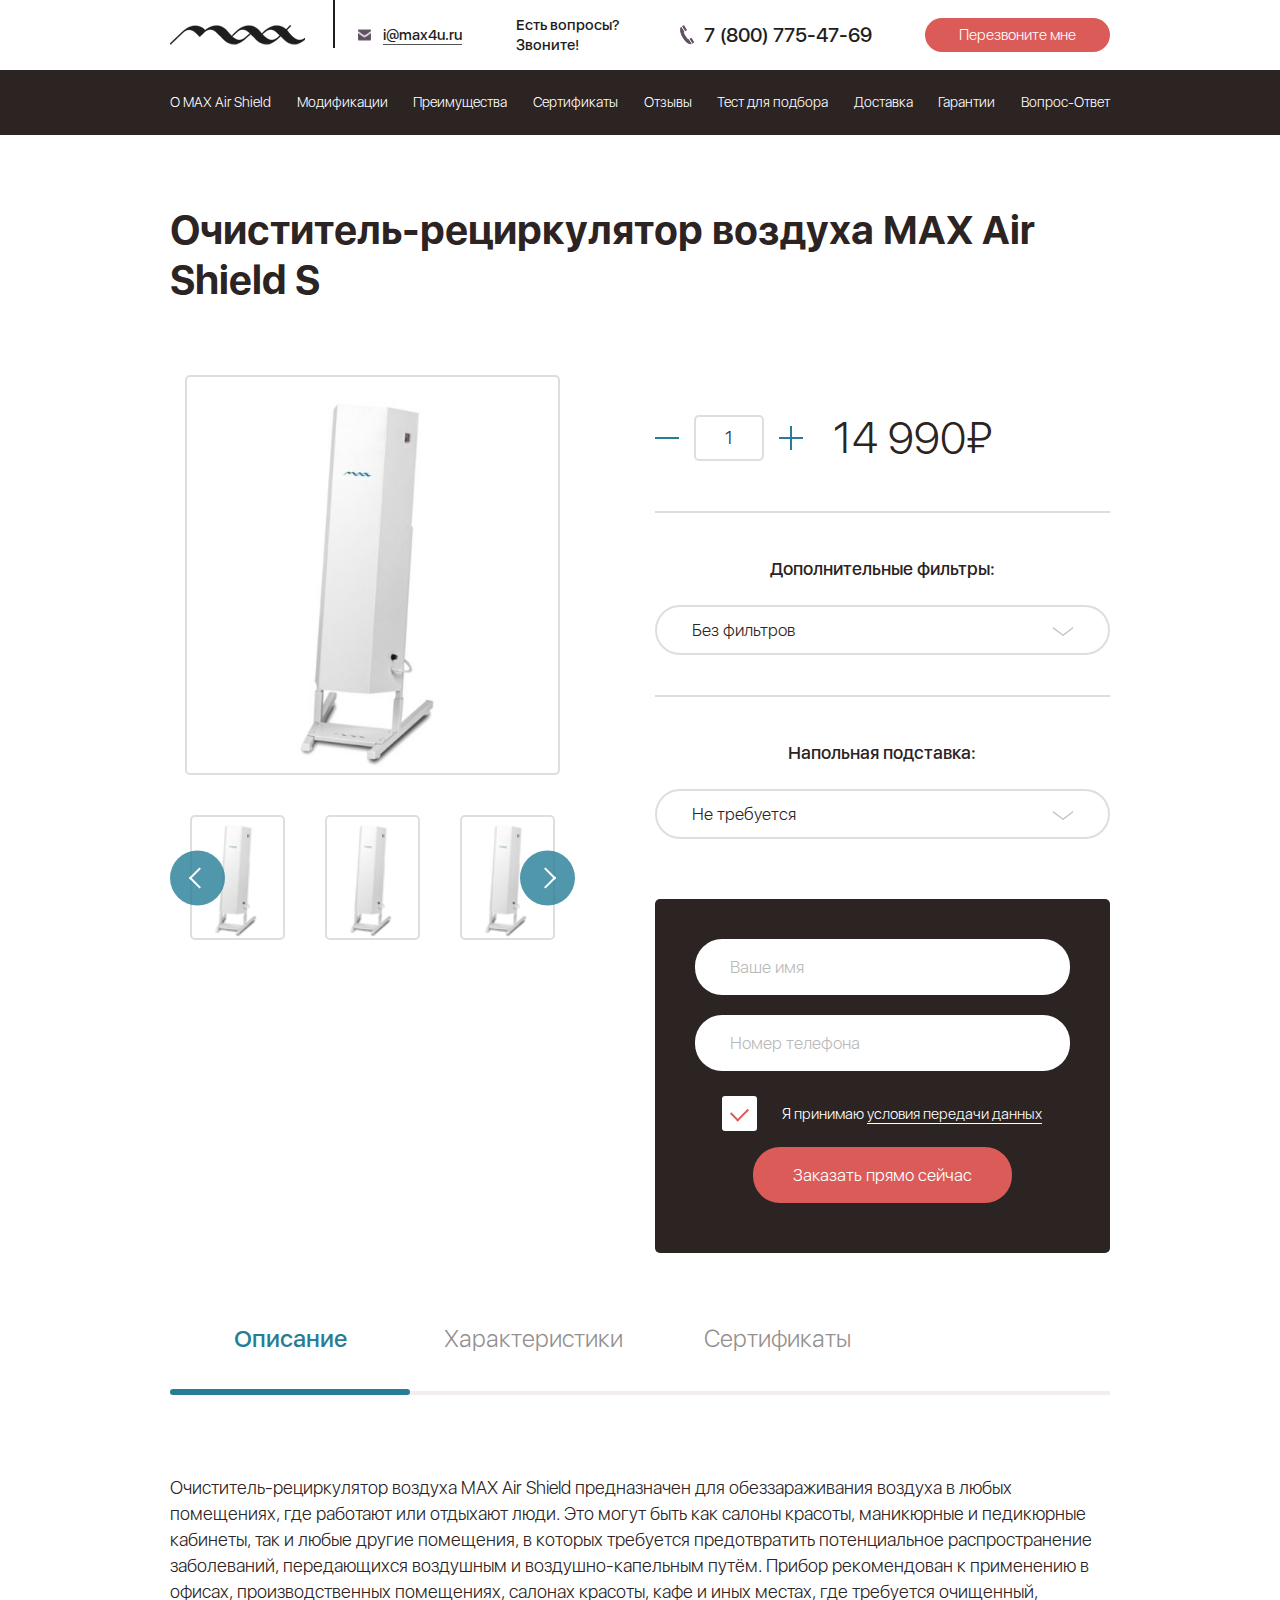
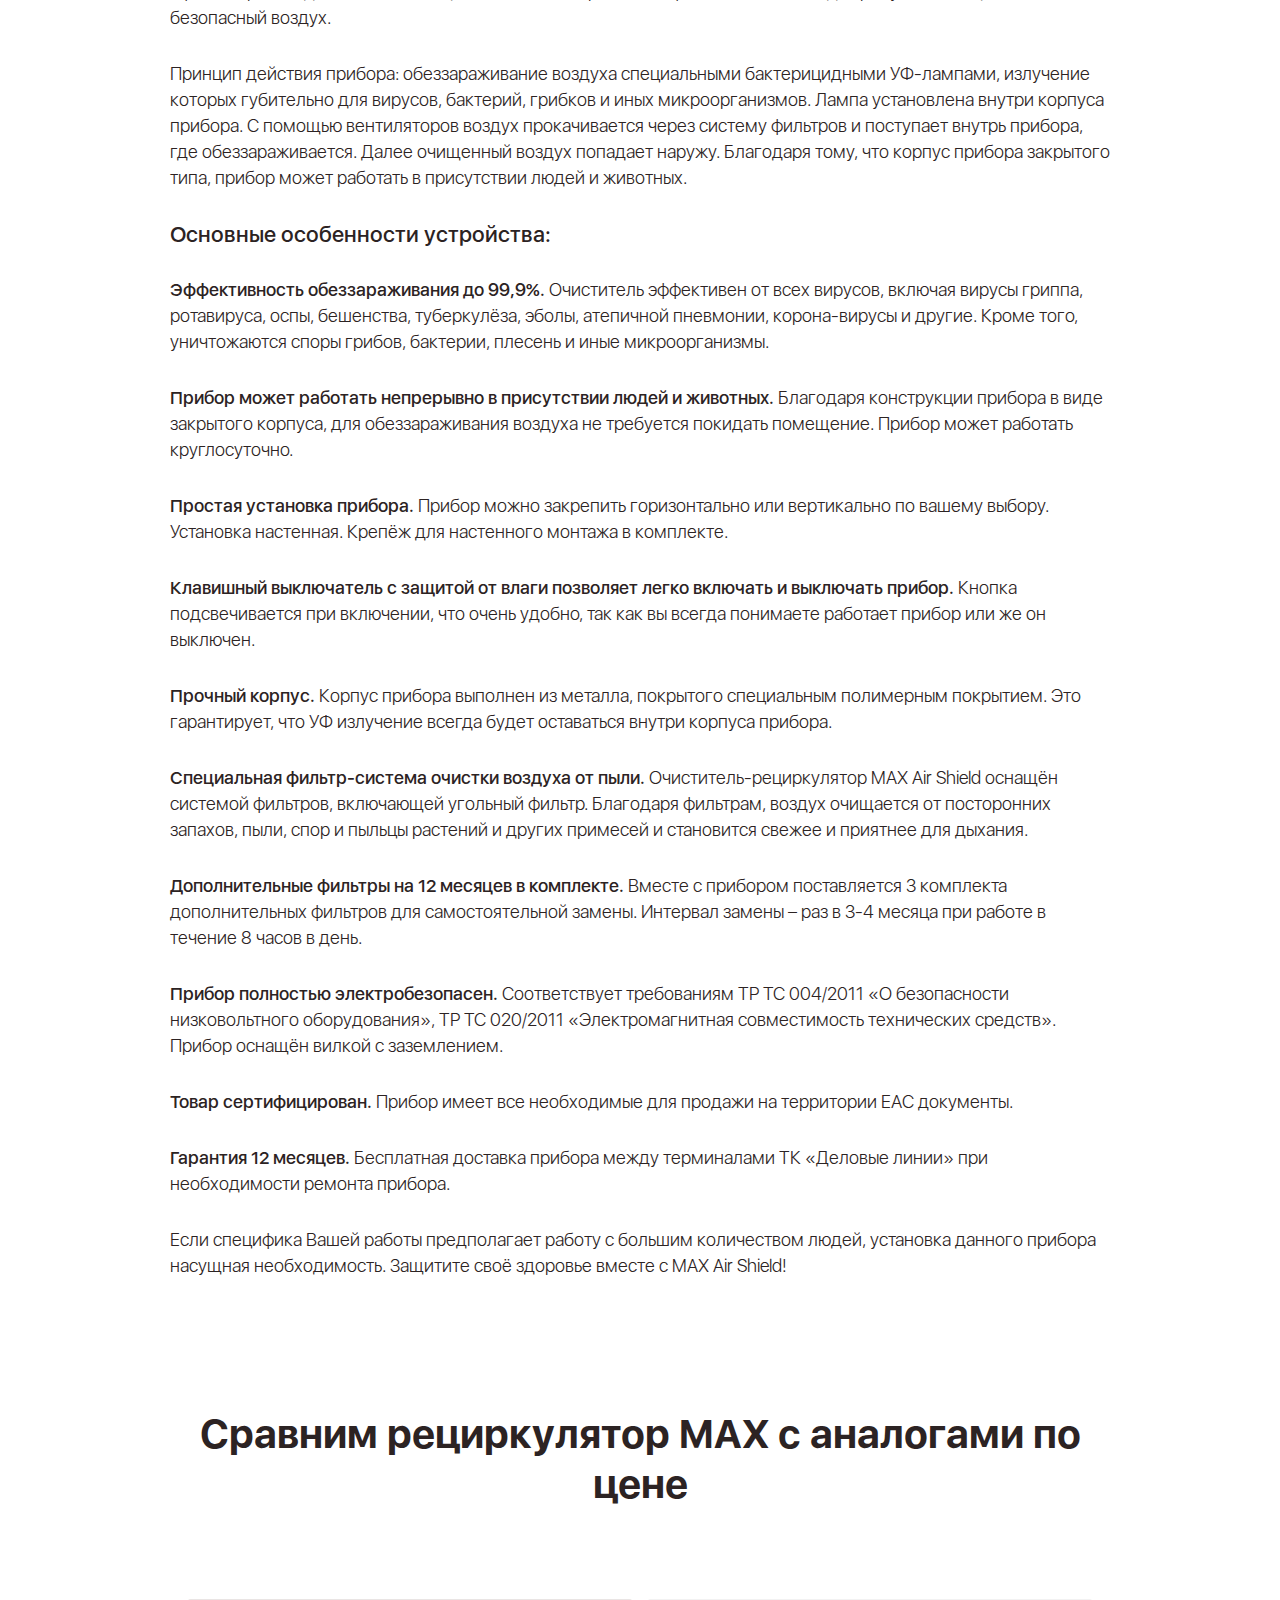
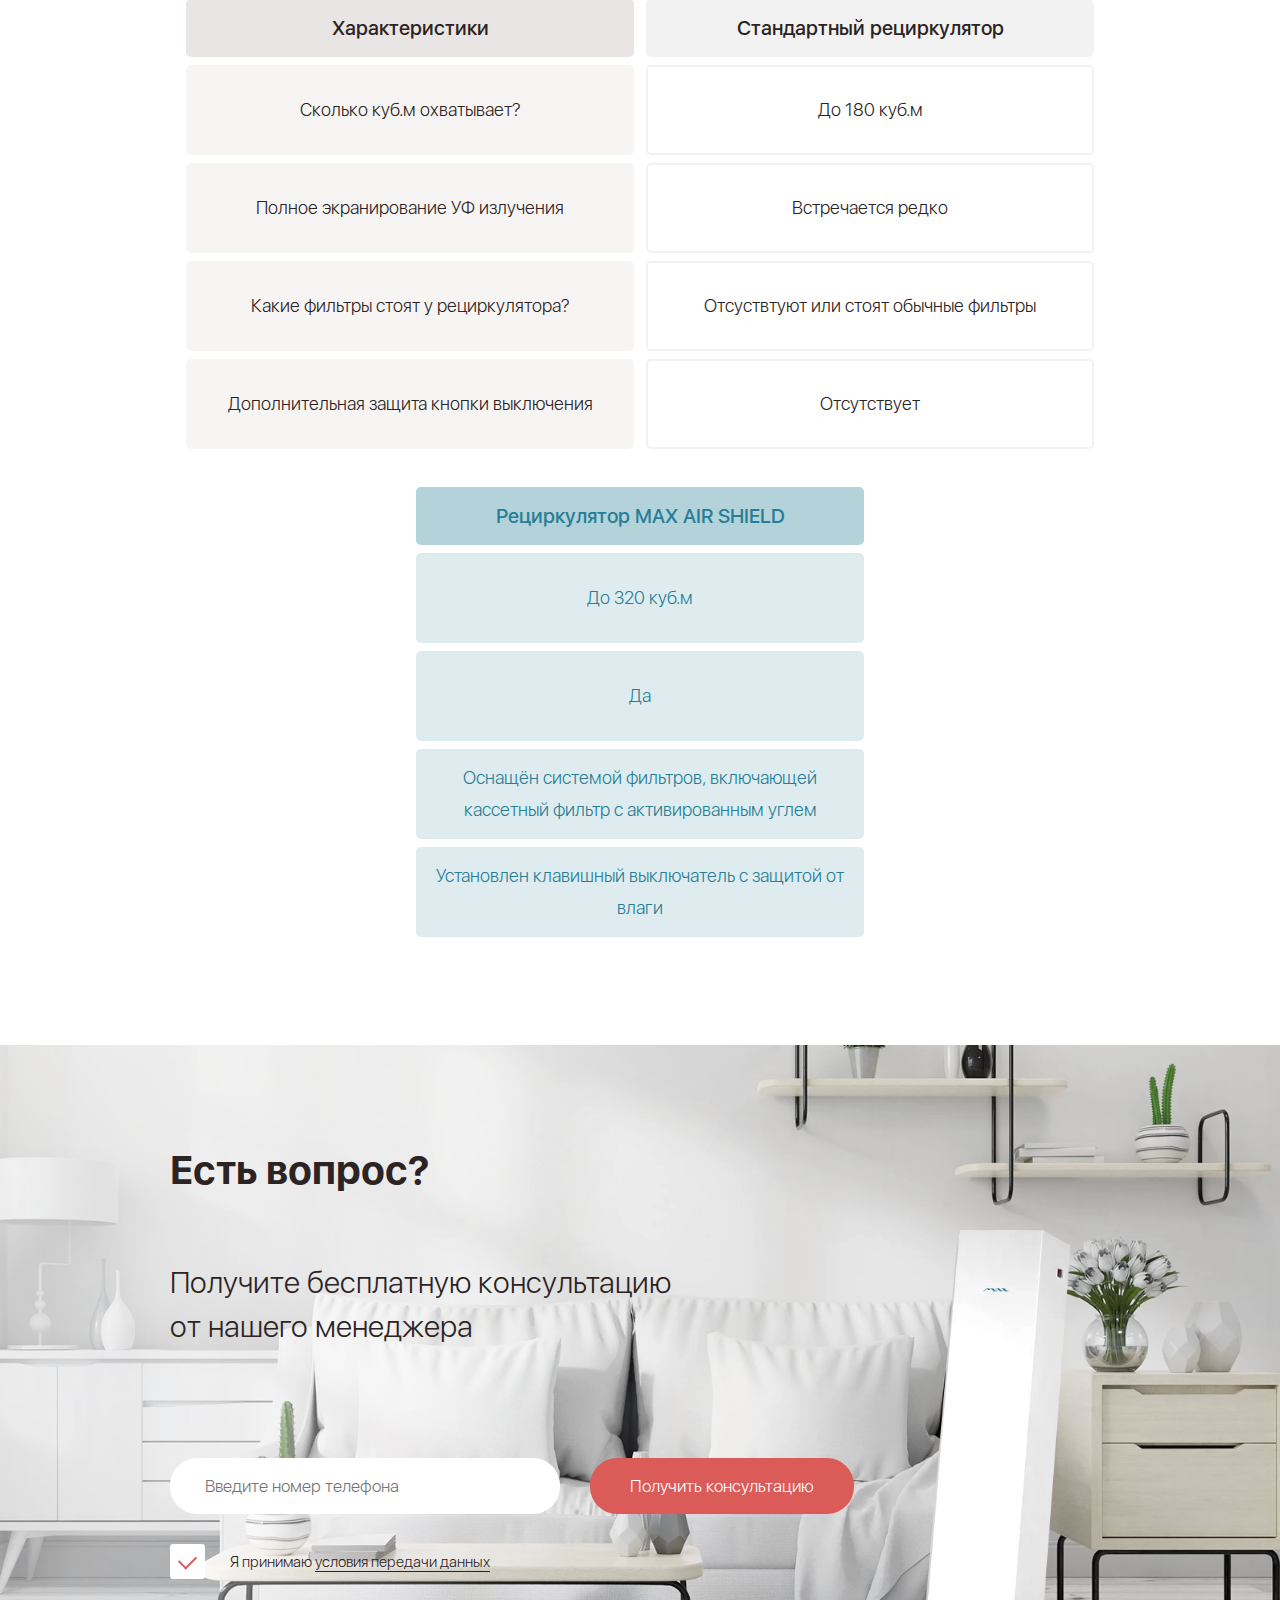
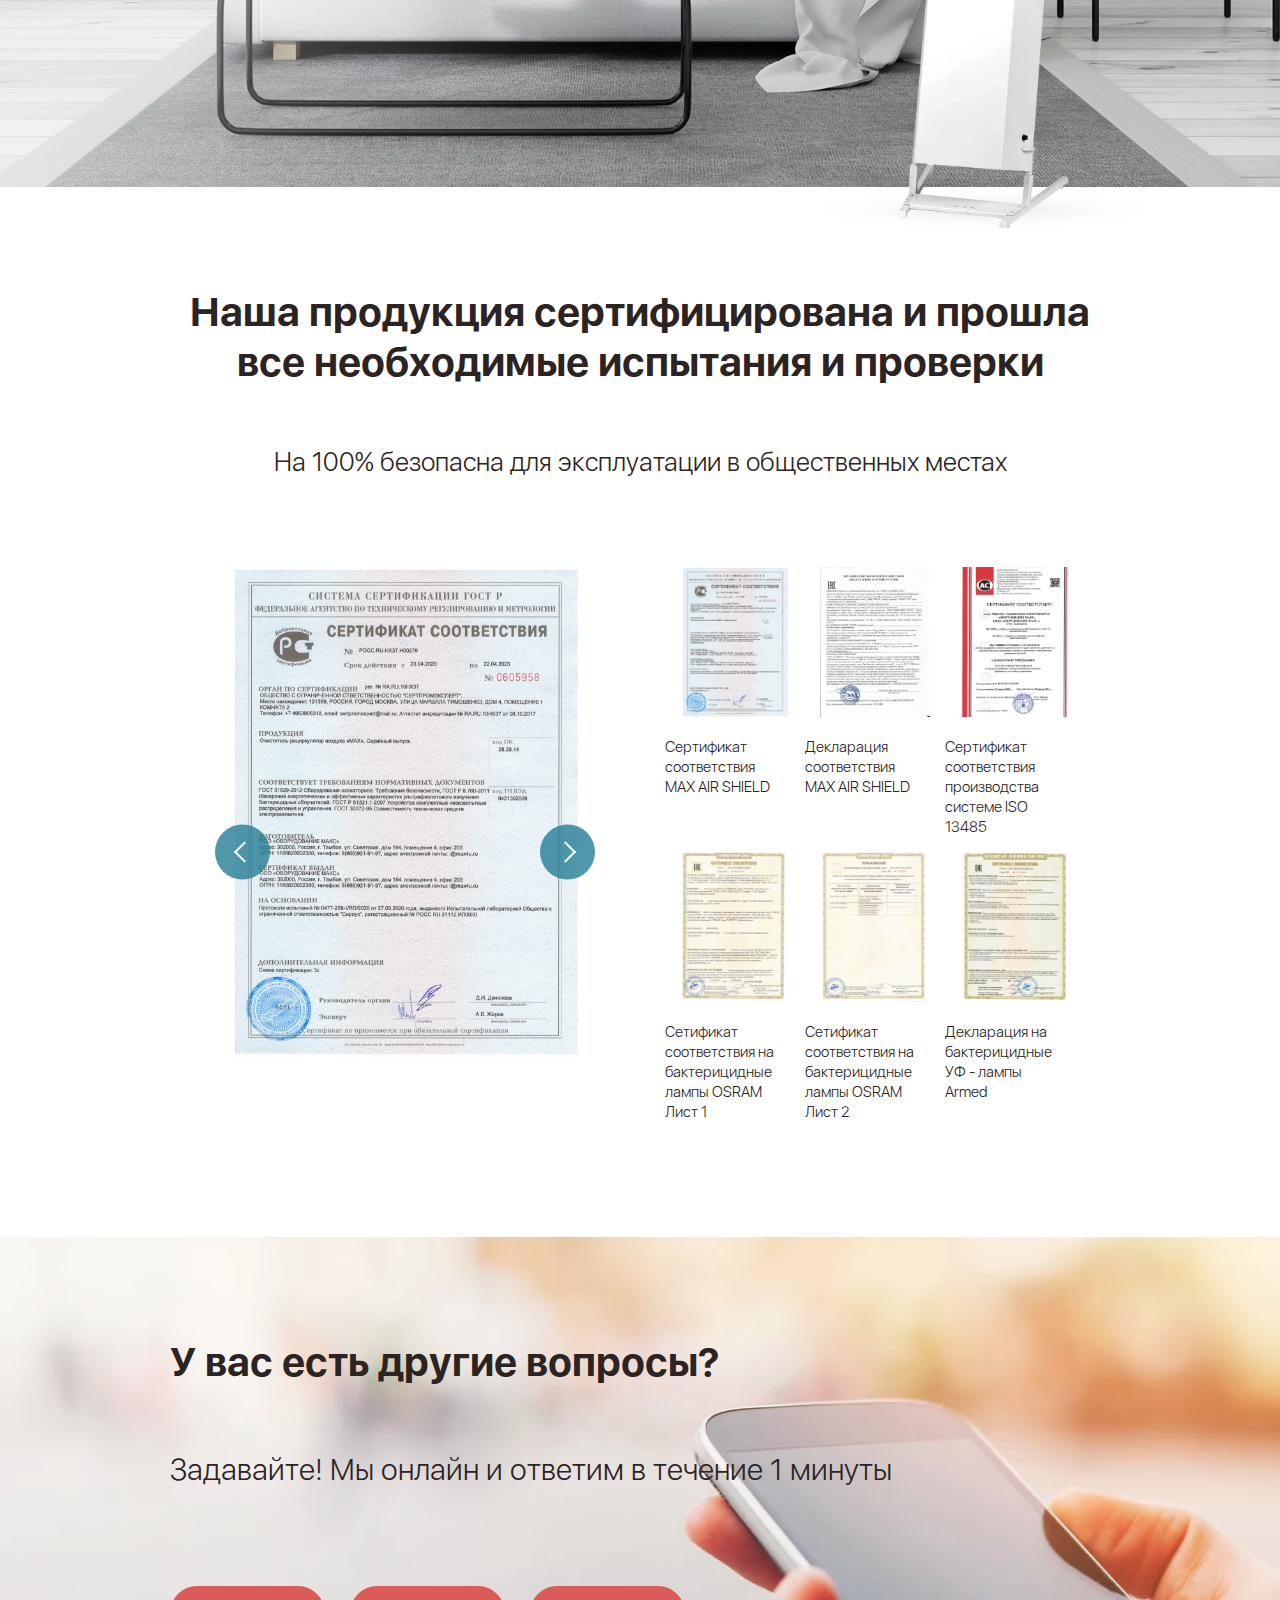
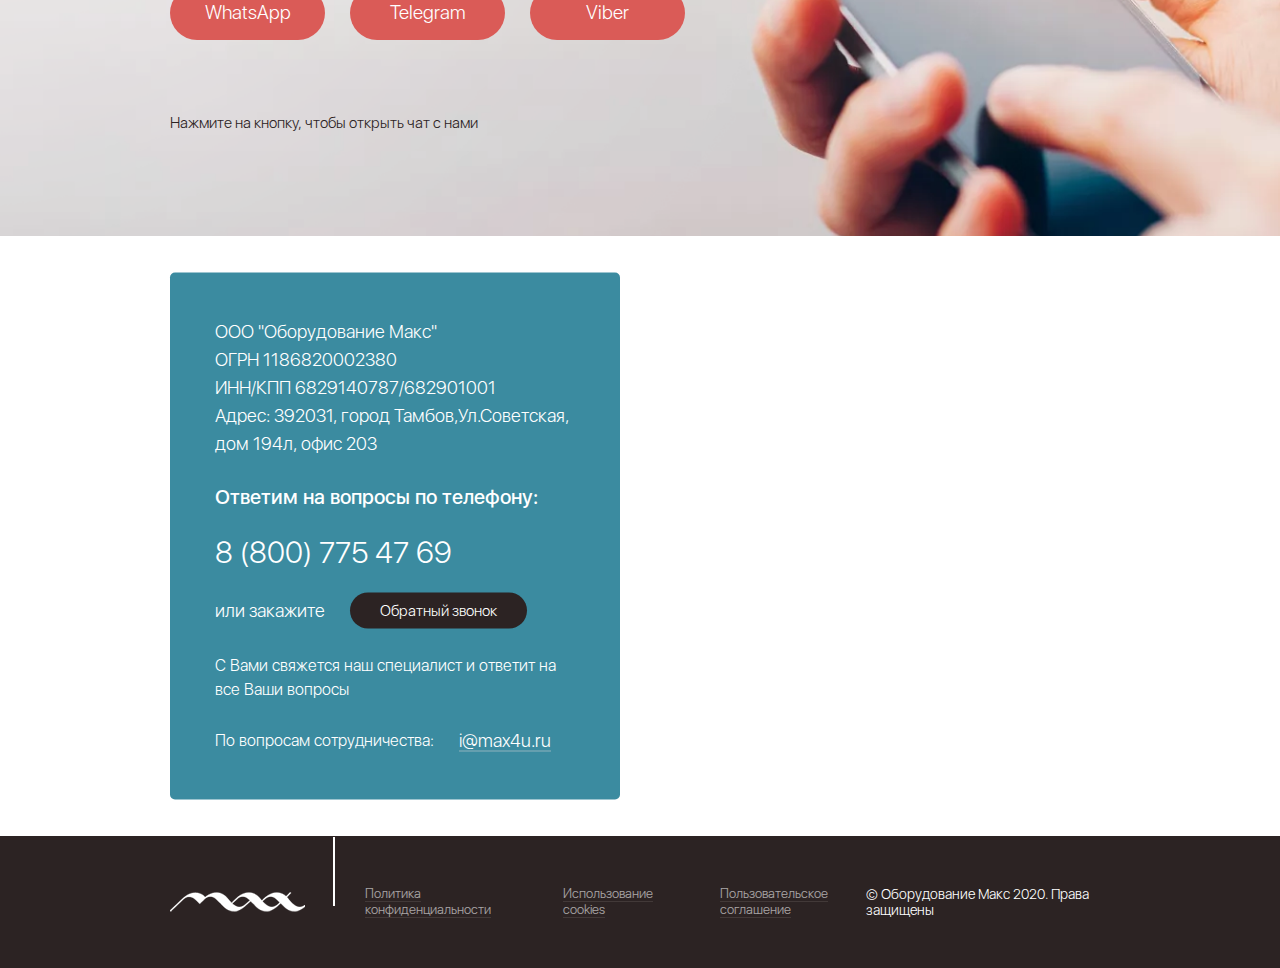
<file: page-product.html>
<!DOCTYPE html>
<html lang="ru">
  <head>
    <meta charset="UTF-8" />
    <meta name="viewport" content="width=device-width, initial-scale=1.0" />
    <link rel="stylesheet" href="./css/style.css" />
    <title>MAX</title>
  </head>
  <body>
    <div class="wrapper">
      <header class="header">
        <div class="header__burger">
          <span></span>
        </div>
        <div class="header__icon popup-open"></div>
        <div class="header__popup popup-header">
          <div class="popup-header__close"></div>
          <ul class="popup-header__list">
            <li class="popup-header__item"><a href="#">О MAX Air Shield</a></li>
            <li class="popup-header__item current"><a href="./index.html#modification">Модификации</a></li>
            <li class="popup-header__item"><a href="./index.html#features">Преимущества</a></li>
            <li class="popup-header__item"><a href="#certificate">Сертификаты</a></li>
            <li class="popup-header__item"><a href="./index.html#feedback">Отзывы</a></li>
            <li class="popup-header__item"><a href="./index.html#test">Тест для подбора</a></li>
            <li class="popup-header__item"><a href="./index.html#transportation">Доставка</a></li>
            <li class="popup-header__item"><a href="./index.html#warranty">Гарантии</a></li>
            <li class="popup-header__item"><a href="./index.html#response">Вопрос-Ответ</a></li>
          </ul>
        </div>
        <div class="container">
          <div class="header__row">
            <div class="header__logo">
              <a href="./index.html"><img src="./img/logo.png" alt="logo" /></a>
            </div>
            <div class="header__text">Продажа рециркуляторов напрямую с завода-производителя</div>
            <div class="header__email"><a href="mailto:i@max4u.ru">i@max4u.ru</a></div>
            <div class="header__ask">Есть вопросы? Звоните!</div>
            <div class="header__social">
              <a href="#"><img src="./img/icon/whatsapp.png" alt="" /></a>
              <a href="#"><img src="./img/icon/viber.png" alt="" /></a>
              <a href="#"><img src="./img/icon/telegram.png" alt="" /></a>
            </div>
            <div class="header__phone"><a href="tel: +78007754769">7 (800) 775-47-69</a></div>
            <div class="header__button popup-open"><a href="#">Перезвоните мне</a></div>
          </div>
        </div>
      </header>
      <section class="info">
        <div class="container">
          <div class="info__row">
            <nav class="info__nav">
              <ul class="info__list">
                <li class="info__item"><a href="#">О MAX Air Shield</a></li>
                <li class="info__item"><a href="./index.html#modification">Модификации</a></li>
                <li class="info__item"><a href="./index.html#features">Преимущества</a></li>
                <li class="info__item"><a href="#certificate">Сертификаты</a></li>
                <li class="info__item"><a href="./index.html#feedback">Отзывы</a></li>
                <li class="info__item"><a href="./index.html#test">Тест для подбора</a></li>
                <li class="info__item"><a href="./index.html#transportation">Доставка</a></li>
                <li class="info__item"><a href="./index.html#warranty">Гарантии</a></li>
                <li class="info__item"><a href="./index.html#response">Вопрос-Ответ</a></li>
              </ul>
            </nav>
          </div>
        </div>
      </section>
      <section class="model">
        <div class="container">
          <h3 class="model__title title">Очиститель-рециркулятор воздуха MAX Air Shield S</h3>
          <div class="model__row">
            <div class="model__column">
              <div class="model__slider-big slider-big">
                <div class="slider-big__slide">
                  <img src="./img/page-product/product-iamge-big.png" alt="" />
                </div>
                <div class="slider-big__slide">
                  <img src="./img/page-product/product-iamge-big.png" alt="" />
                </div>
                <div class="slider-big__slide">
                  <img src="./img/page-product/product-iamge-big.png" alt="" />
                </div>
                <div class="slider-big__slide">
                  <img src="./img/page-product/product-iamge-big.png" alt="" />
                </div>
                <div class="slider-big__slide">
                  <img src="./img/page-product/product-iamge-big.png" alt="" />
                </div>
                <div class="slider-big__slide">
                  <img src="./img/page-product/product-iamge-big.png" alt="" />
                </div>
                <div class="slider-big__slide">
                  <img src="./img/page-product/product-iamge-big.png" alt="" />
                </div>
              </div>
              <div class="model__slider-big slider-small">
                <div class="slider-small__slide">
                  <img src="./img/page-product/product-iamge-small.png" alt="" />
                </div>
                <div class="slider-small__slide">
                  <img src="./img/page-product/product-iamge-small.png" alt="" />
                </div>
                <div class="slider-small__slide">
                  <img src="./img/page-product/product-iamge-small.png" alt="" />
                </div>
                <div class="slider-small__slide">
                  <img src="./img/page-product/product-iamge-small.png" alt="" />
                </div>
                <div class="slider-small__slide">
                  <img src="./img/page-product/product-iamge-small.png" alt="" />
                </div>
                <div class="slider-small__slide">
                  <img src="./img/page-product/product-iamge-small.png" alt="" />
                </div>
              </div>
            </div>
            <div class="model__column">
              <form action="#" class="model__form form-model">
                <div class="form-model__price">
                  <div class="form-model__sub form-model_math"></div>
                  <input class="form-model__counter" type="number" value="1" />
                  <div class="form-model__add form-model_math"></div>
                  <div class="form-model__cost"><span>14 990</span>₽</div>
                </div>
                <div class="form-model__filter-1">
                  <span>Дополнительные фильтры:</span>
                  <div class="form-model__select-1 select">
                    <select name="transport_company">
                      <option value="Без фильтров">Без фильтров</option>
                      <option value="5 комплектов">5 комплектов - 1200р (1 в подарок)</option>
                      <option value="10 комплектов">10 комплектов - 2400р (2 в подарок)</option>
                      <option value="15 комплектов">15 комплектов - 3600р (3 в подарок)</option>
                    </select>
                    <div class="select__input">
                      <div class="select__text">Без фильтров</div>
                      <span></span>
                    </div>
                    <ul class="select__menu">
                      <li class="select__option select__option_selected">Без фильтров</li>
                      <li class="select__option">5 комплектов - 1200р (1 в подарок)</li>
                      <li class="select__option">10 комплектов - 2400р (2 в подарок)</li>
                      <li class="select__option">15 комплектов - 3600р (3 в подарок)</li>
                    </ul>
                  </div>
                </div>
                <div class="form-model__filter-2">
                  <span>Напольная подставка:</span>
                  <div class="form-model__select-2 select">
                    <select name="transport_company">
                      <option value="Требуется">Не требуется</option>
                      <option value="Требуется">Требуется 2490р</option>
                    </select>
                    <div class="select__input">
                      <div class="select__text">Не требуется</div>
                      <span></span>
                    </div>
                    <ul class="select__menu">
                      <li class="select__option select__option_selected">Не требуется</li>
                      <li class="select__option">Требуется 2490р</li>
                    </ul>
                  </div>
                </div>
                <div class="form-model__input">
                  <div class="form-model__group-1">
                    <input type="text" name="name" placeholder="Ваше имя" />
                    <input type="tel" name="phone" placeholder="Номер телефона" />
                  </div>
                  <div class="form-model__group-2">
                    <label class="form-model__check">
                      Я принимаю <a href="#">условия передачи данных</a>
                      <input type="checkbox" checked="checked" />
                      <span class="form-model__checkmark"></span>
                    </label>
                    <button type="submit" class="form-model__button">Заказать прямо сейчас</button>
                  </div>
                </div>
              </form>
            </div>
          </div>
          <div class="model__row">
            <div class="model__tabs tabs">
              <div class="tabs__controls">
                <a href="#tab-1" class="tabs__trigger active">Описание</a>
                <a href="#tab-2" class="tabs__trigger">Характеристики</a>
                <a href="#tab-3" class="tabs__trigger">Сертификаты</a>
              </div>
              <div class="tabs__content">
                <div id="tab-1" class="tabs__item">
                  <div class="tabs__toggle-slide">Описание</div>
                  <div class="tabs__wrap">
                    <p>
                      Очиститель-рециркулятор воздуха MAX Air Shield предназначен для обеззараживания воздуха в любых помещениях, где
                      работают или отдыхают люди. Это могут быть как салоны красоты, маникюрные и педикюрные кабинеты, так и любые другие
                      помещения, в которых требуется предотвратить потенциальное распространение заболеваний, передающихся воздушным и
                      воздушно-капельным путём. Прибор рекомендован к применению в офисах, производственных помещениях, салонах красоты,
                      кафе и иных местах, где требуется очищенный, безопасный воздух.
                    </p>
                    <p>
                      Принцип действия прибора: обеззараживание воздуха специальными бактерицидными УФ-лампами, излучение которых губительно
                      для вирусов, бактерий, грибков и иных микроорганизмов. Лампа установлена внутри корпуса прибора. С помощью
                      вентиляторов воздух прокачивается через систему фильтров и поступает внутрь прибора, где обеззараживается. Далее
                      очищенный воздух попадает наружу. Благодаря тому, что корпус прибора закрытого типа, прибор может работать в
                      присутствии людей и животных.
                    </p>
                    <p class="tabs__description">Основные особенности устройства:</p>
                    <p>
                      <strong>Эффективность обеззараживания до 99,9%. </strong>Очиститель эффективен от всех вирусов, включая вирусы гриппа,
                      ротавируса, оспы, бешенства, туберкулёза, эболы, атепичной пневмонии, корона-вирусы и другие. Кроме того, уничтожаются
                      споры грибов, бактерии, плесень и иные микроорганизмы.
                    </p>
                    <p>
                      <strong> Прибор может работать непрерывно в присутствии людей и животных.</strong> Благодаря конструкции прибора в
                      виде закрытого корпуса, для обеззараживания воздуха не требуется покидать помещение. Прибор может работать
                      круглосуточно.
                    </p>
                    <p>
                      <strong> Простая установка прибора.</strong> Прибор можно закрепить горизонтально или вертикально по вашему выбору.
                      Установка настенная. Крепёж для настенного монтажа в комплекте.
                    </p>
                    <p>
                      <strong> Клавишный выключатель с защитой от влаги позволяет легко включать и выключать прибор.</strong> Кнопка
                      подсвечивается при включении, что очень удобно, так как вы всегда понимаете работает прибор или же он выключен.
                    </p>
                    <p>
                      <strong> Прочный корпус.</strong> Корпус прибора выполнен из металла, покрытого специальным полимерным покрытием. Это
                      гарантирует, что УФ излучение всегда будет оставаться внутри корпуса прибора.
                    </p>
                    <p>
                      <strong> Специальная фильтр-система очистки воздуха от пыли.</strong> Очиститель-рециркулятор MAX Air Shield оснащён
                      системой фильтров, включающей угольный фильтр. Благодаря фильтрам, воздух очищается от посторонних запахов, пыли, спор
                      и пыльцы растений и других примесей и становится свежее и приятнее для дыхания.
                    </p>
                    <p>
                      <strong> Дополнительные фильтры на 12 месяцев в комплекте.</strong> Вместе с прибором поставляется 3 комплекта
                      дополнительных фильтров для самостоятельной замены. Интервал замены – раз в 3-4 месяца при работе в течение 8 часов в
                      день.
                    </p>
                    <p>
                      <strong> Прибор полностью электробезопасен.</strong> Соответствует требованиям ТР ТС 004/2011 «О безопасности
                      низковольтного оборудования», ТР ТС 020/2011 «Электромагнитная совместимость технических средств». Прибор оснащён
                      вилкой с заземлением.
                    </p>
                    <p><strong>Товар сертифицирован.</strong> Прибор имеет все необходимые для продажи на территории ЕАС документы.</p>
                    <p>
                      <strong>Гарантия 12 месяцев.</strong> Бесплатная доставка прибора между терминалами ТК «Деловые линии» при
                      необходимости ремонта прибора.
                    </p>
                    <p>
                      Если специфика Вашей работы предполагает работу с большим количеством людей, установка данного прибора насущная
                      необходимость. Защитите своё здоровье вместе с MAX Air Shield!
                    </p>
                  </div>
                </div>
                <div id="tab-2" class="tabs__item">
                  <div class="tabs__toggle-slide">Характеристики</div>
                  <div class="tabs__wrap">
                    <div class="tabs__grop">
                      <div class="tabs__property">Напряжение</div>
                      <div class="tabs__value">220 В</div>
                    </div>
                    <div class="tabs__grop">
                      <div class="tabs__property">Потребляемая мощность</div>
                      <div class="tabs__value">до 100 Вт</div>
                    </div>
                    <div class="tabs__grop">
                      <div class="tabs__property">Шумность</div>
                      <div class="tabs__value">до 40 дБ</div>
                    </div>
                    <div class="tabs__grop">
                      <div class="tabs__property">Количество вентиляторов</div>
                      <div class="tabs__value">1 шт</div>
                    </div>
                    <div class="tabs__grop">
                      <div class="tabs__property">Источник излучения</div>
                      <div class="tabs__value">бактерицидная безозоновая ультрафиолетовая лампа</div>
                    </div>
                    <div class="tabs__grop">
                      <div class="tabs__property">Мощность источника излучения</div>
                      <div class="tabs__value">15 Вт</div>
                    </div>
                    <div class="tabs__grop">
                      <div class="tabs__property">Срок службы лампы</div>
                      <div class="tabs__value">9000 часов</div>
                    </div>
                    <div class="tabs__grop">
                      <div class="tabs__property">Объём помещения</div>
                      <div class="tabs__value">до 65 куб.м</div>
                    </div>
                    <div class="tabs__grop">
                      <div class="tabs__property">Тип цоколя УФ лампы</div>
                      <div class="tabs__value">G13</div>
                    </div>
                    <div class="tabs__grop">
                      <div class="tabs__property">Габариты прибора ДхШхВ</div>
                      <div class="tabs__value">70х24х14.5 см</div>
                    </div>
                    <div class="tabs__grop">
                      <div class="tabs__property">Габариты упаковки ДхШхВ</div>
                      <div class="tabs__value">75х26х20 см</div>
                    </div>
                    <div class="tabs__grop">
                      <div class="tabs__property">Вес нетто без подставки</div>
                      <div class="tabs__value">6 кг</div>
                    </div>
                    <div class="tabs__grop">
                      <div class="tabs__property">Вес нетто с подставкой</div>
                      <div class="tabs__value">9 кг</div>
                    </div>
                    <div class="tabs__grop">
                      <div class="tabs__property">Вес брутто без подставки</div>
                      <div class="tabs__value">7 кг</div>
                    </div>
                    <div class="tabs__grop">
                      <div class="tabs__property">Вес брутто с подставкой</div>
                      <div class="tabs__value">10 кг</div>
                    </div>
                  </div>
                </div>
                <div id="tab-3" class="tabs__item">
                  <div class="tabs__toggle-slide">Сертификаты</div>
                  <div class="tabs__wrap">
                    <div class="tabs__slider">
                      <div class="tabs__slide">
                        <div class="tabs__image"><img src="./img/certificate/certificate-1.jpg" alt="" /></div>
                        <div class="tabs__name">Сертификат соответствия MAX Air Shield</div>
                      </div>
                      <div class="tabs__slide">
                        <div class="tabs__image"><img src="./img/certificate/certificate-2.jpeg" alt="" /></div>
                        <div class="tabs__name">Декларация соответствия MAX Air Shield</div>
                      </div>
                      <div class="tabs__slide">
                        <div class="tabs__image"><img src="./img/certificate/certificate-3.jpg" alt="" /></div>
                        <div class="tabs__name">Сертификат соответствия производства системе ISO 13485</div>
                      </div>
                      <div class="tabs__slide">
                        <div class="tabs__image"><img src="./img/certificate/certificate-4.jpg" alt="" /></div>
                        <div class="tabs__name">Сертификат соответствия на бактерицидные лампы Osram Лист 1</div>
                      </div>
                      <div class="tabs__slide">
                        <div class="tabs__image"><img src="./img/certificate/certificate-5.jpg" alt="" /></div>
                        <div class="tabs__name">Сертификат соответствия на бактерицидные лампы Osram Лист 2</div>
                      </div>
                      <div class="tabs__slide">
                        <div class="tabs__image"><img src="./img/certificate/certificate-6.jpg" alt="" /></div>
                        <div class="tabs__name">Сертификат на бактерицидные УФ-лампы Philips Лист 1</div>
                      </div>
                      <div class="tabs__slide">
                        <div class="tabs__image"><img src="./img/certificate/certificate-7.jpg" alt="" /></div>
                        <div class="tabs__name">Сертификат на бактерицидные УФ-лампы Philips Лист 2</div>
                      </div>
                      <div class="tabs__slide">
                        <div class="tabs__image"><img src="./img/certificate/certificate-8.jpg" alt="" /></div>
                        <div class="tabs__name">Сертификат на бактерицидные УФ-лампы LightTech Лист 1</div>
                      </div>
                      <div class="tabs__slide">
                        <div class="tabs__image"><img src="./img/certificate/certificate-9.jpg" alt="" /></div>
                        <div class="tabs__name">Сертификат на бактерицидные УФ-лампы LightTech Лист 2</div>
                      </div>
                      <div class="tabs__slide">
                        <div class="tabs__image"><img src="./img/certificate/certificate-10.jpg" alt="" /></div>
                        <div class="tabs__name">Декларация на бактерицидные УФ-лампы LightBest</div>
                      </div>
                      <div class="tabs__slide">
                        <div class="tabs__image"><img src="./img/certificate/certificate-11.jpg" alt="" /></div>
                        <div class="tabs__name">Декларация на бактерицидные УФ-лампы Armed</div>
                      </div>
                    </div>
                  </div>
                </div>
              </div>
            </div>
          </div>
        </div>
      </section>
      <section class="comparison">
        <div class="container">
          <div class="comparison__row">
            <h3 class="comparison__title title">Сравним рециркулятор MAX с аналогами по цене</h3>
            <div class="comparison__group">
              <div class="comparison__column">
                <div class="comparison__wrap">
                  <div class="comparison__name"><p>Характеристики</p></div>
                  <div class="comparison__text">Сколько куб.м охватывает?</div>
                  <div class="comparison__text">Полное экранирование УФ излучения</div>
                  <div class="comparison__text">Какие фильтры стоят у рециркулятора?</div>
                  <div class="comparison__text">Дополнительная защита кнопки выключения</div>
                </div>
              </div>
              <div class="comparison__column">
                <div class="comparison__wrap">
                  <div class="comparison__name">Стандартный рециркулятор</div>
                  <div class="comparison__name comparison__name_click">Стандартный рециркулятор</div>
                  <div class="comparison__slide">
                    <div class="comparison__sup">Сколько куб.м охватывает?</div>
                    <div class="comparison__text">До 180 куб.м</div>
                    <div class="comparison__sup">Полное экранирование УФ излучения</div>
                    <div class="comparison__text">Встречается редко</div>
                    <div class="comparison__sup">Какие фильтры стоят у рециркулятора?</div>
                    <div class="comparison__text">Отсуствтуют или стоят обычные фильтры</div>
                    <div class="comparison__sup">Дополнительная защита кнопки выключения</div>
                    <div class="comparison__text">Отсутствует</div>
                  </div>
                </div>
              </div>
              <div class="comparison__column">
                <div class="comparison__wrap">
                  <div class="comparison__name">Рециркулятор MAX AIR SHIELD</div>
                  <div class="comparison__name comparison__name_click">Рециркулятор MAX AIR SHIELD</div>
                  <div class="comparison__slide">
                    <div class="comparison__sup">Сколько куб.м охватывает?</div>
                    <div class="comparison__text">До 320 куб.м</div>
                    <div class="comparison__sup">Полное экранирование УФ излучения</div>
                    <div class="comparison__text">Да</div>
                    <div class="comparison__sup">Какие фильтры стоят у рециркулятора?</div>
                    <div class="comparison__text">Оснащён системой фильтров, включающей кассетный фильтр с активированным углем</div>
                    <div class="comparison__sup">Дополнительная защита кнопки выключения</div>
                    <div class="comparison__text">Установлен клавишный выключатель с защитой от влаги</div>
                  </div>
                </div>
              </div>
            </div>
          </div>
        </div>
      </section>
      <section class="consultation">
        <div class="container">
          <div class="consultation__reccircul"><img src="./img/consultation-image-recirculators.png" alt="" /></div>
          <div class="consultation__row">
            <h3 class="consultation__title title">Есть вопрос?</h3>
            <div class="consultation__subtitle">
              Получите бесплатную консультацию<br />
              от нашего менеджера
            </div>
            <form action="" class="consultation__form form-contact">
              <div class="form-contact__field">
                <input
                  type="tel"
                  name="phone"
                  data-mask="0(000)000-00-00 00000"
                  maxlength="21"
                  required
                  autocomplete="off"
                  placeholder="Введите номер телефона"
                />
                <div class="form-contact__wrpap">
                  <button class="form-contact__button" type="submit">Получить консультацию</button>
                </div>
              </div>
              <label class="form-contact__check">
                Я принимаю <a href="#">условия передачи данных</a>
                <input type="checkbox" checked="checked" />
                <span class="form-contact__checkmark"></span>
              </label>
            </form>
          </div>
        </div>
      </section>
      <section class="certificate" id="certificate">
        <div class="container">
          <div class="certificate__row">
            <h3 class="certificate__title title">Наша продукция сертифицирована и прошла все необходимые испытания и проверки</h3>
            <div class="certificate__subtitle">На 100% безопасна для эксплуатации в общественных местах</div>
          </div>
          <div class="certificate__group">
            <div class="certificate__slider">
              <div class="certificate__slide slide">
                <div class="slide__image">
                  <img src="./img/certificate/certificate-1.jpg" alt="" />
                </div>
                <div class="slide__name">Сертификат соответствия MAX Air Shield</div>
              </div>
              <div class="certificate__slide slide">
                <div class="slide__image">
                  <img src="./img/certificate/certificate-2.jpeg" alt="" />
                </div>
                <div class="slide__name">Декларация соответствия MAX Air Shield</div>
              </div>
              <div class="certificate__slide slide">
                <div class="slide__image">
                  <img src="./img/certificate/certificate-3.jpg" alt="" />
                </div>
                <div class="slide__name">Сертификат соответствия производства системе ISO 13485</div>
              </div>
              <div class="certificate__slide slide">
                <div class="slide__image">
                  <img src="./img/certificate/certificate-4.jpg" alt="" />
                </div>
                <div class="slide__name">Сертификат соответствия на бактерицидные лампы Osram Лист 1</div>
              </div>
              <div class="certificate__slide slide">
                <div class="slide__image">
                  <img src="./img/certificate/certificate-5.jpg" alt="" />
                </div>
                <div class="slide__name">Сертификат соответствия на бактерицидные лампы Osram Лист 2</div>
              </div>
              <div class="certificate__slide slide">
                <div class="slide__image">
                  <img src="./img/certificate/certificate-6.jpg" alt="" />
                </div>
                <div class="slide__name">Сертификат на бактерицидные УФ-лампы Philips Лист 1</div>
              </div>
              <div class="certificate__slide slide">
                <div class="slide__image">
                  <img src="./img/certificate/certificate-7.jpg" alt="" />
                </div>
                <div class="slide__name">Сертификат на бактерицидные УФ-лампы Philips Лист 2</div>
              </div>
              <div class="certificate__slide slide">
                <div class="slide__image">
                  <img src="./img/certificate/certificate-8.jpg" alt="" />
                </div>
                <div class="slide__name">Сертификат на бактерицидные УФ-лампы LightTech Лист 1</div>
              </div>
              <div class="certificate__slide slide">
                <div class="slide__image">
                  <img src="./img/certificate/certificate-9.jpg" alt="" />
                </div>
                <div class="slide__name">Сертификат на бактерицидные УФ-лампы LightTech Лист 2</div>
              </div>
              <div class="certificate__slide slide">
                <div class="slide__image">
                  <img src="./img/certificate/certificate-10.jpg" alt="" />
                </div>
                <div class="slide__name">Декларация на бактерицидные УФ-лампы LightBest</div>
              </div>
              <div class="certificate__slide slide">
                <div class="slide__image">
                  <img src="./img/certificate/certificate-11.jpg" alt="" />
                </div>
                <div class="slide__name">Декларация на бактерицидные УФ-лампы Armed</div>
              </div>
            </div>
            <div class="certificate__list">
              <div class="certificate__item">
                <div class="certificate__img">
                  <img src="./img/certificate/certificate-1.jpg" alt="" />
                </div>
                <div class="certificate__text">Сертификат соответствия MAX AIR SHIELD</div>
              </div>
              <div class="certificate__item">
                <div class="certificate__img">
                  <img src="./img/certificate/certificate-2.jpeg" alt="" />
                </div>
                <div class="certificate__text">Декларация соответствия MAX AIR SHIELD</div>
              </div>
              <div class="certificate__item">
                <div class="certificate__img">
                  <img src="./img/certificate/certificate-3.jpg" alt="" />
                </div>
                <div class="certificate__text">Сертификат соответствия производства системе ISO 13485</div>
              </div>
              <div class="certificate__item">
                <div class="certificate__img">
                  <img src="./img/certificate/certificate-4.jpg" alt="" />
                </div>
                <div class="certificate__text">Сетификат соответствия на бактерицидные лампы OSRAM Лист 1</div>
              </div>
              <div class="certificate__item">
                <div class="certificate__img">
                  <img src="./img/certificate/certificate-5.jpg" alt="" />
                </div>
                <div class="certificate__text">Сетификат соответствия на бактерицидные лампы OSRAM Лист 2</div>
              </div>
              <div class="certificate__item">
                <div class="certificate__img">
                  <img src="./img/certificate/certificate-6.jpg" alt="" />
                </div>
                <div class="certificate__text">Декларация на бактерицидные УФ - лампы Armed</div>
              </div>
            </div>
          </div>
        </div>
      </section>
      <section class="social">
        <div class="container">
          <div class="social__row">
            <h3 class="social__title title">У вас есть другие вопросы?</h3>
            <div class="social__subtitle">Задавайте! Мы онлайн и ответим в течение 1 минуты</div>
            <div class="social__group">
              <div class="social__button btn-red"><a href="#">WhatsApp</a></div>
              <div class="social__button btn-red"><a href="#">Telegram</a></div>
              <div class="social__button btn-red"><a href="#">Viber</a></div>
            </div>
            <div class="social__text">Нажмите на кнопку, чтобы открыть чат с нами</div>
          </div>
        </div>
      </section>
      <section class="map-position">
        <div class="map-position__container">
          <div id="map" style="width: 100%; height: 100%"></div>
        </div>
        <div class="container">
          <div class="map-position__card card">
            <div class="card__text">ООО "Оборудование Макс"</div>
            <div class="card__text">ОГРН 1186820002380</div>
            <div class="card__text">ИНН/КПП 6829140787/682901001</div>
            <div class="card__text">Адрес: 392031, город Тамбов,Ул.Советская, дом 194л, офис 203</div>
            <div class="card__ask">Ответим на вопросы по телефону:</div>
            <div class="card__phone"><a href="tel: +78007754769">8 (800) 775 47 69</a></div>
            <div class="card__group-1">
              <div class="card__text card__text_margin">или закажите</div>
              <div class="card__button popup-open"><a href="#">Обратный звонок</a></div>
            </div>
            <div class="card__text-2">С Вами свяжется наш специалист и ответит на все Ваши вопросы</div>
            <div class="card__group-2">
              <div class="card__text-2 card__text-2_margin">По вопросам сотрудничества:</div>
              <div class="card__text"><a href="mailto:i@max4u.ru">i@max4u.ru</a></div>
            </div>
          </div>
        </div>
      </section>
      <footer class="footer">
        <div class="container">
          <div class="footer__row">
            <div class="footer__column">
              <div class="footer__logo"><img src="./img/logo-footer.png" alt="" /></div>
              <div class="footer__text">Продажа рециркуляторов напрямую с завода-производителя</div>
            </div>
            <div class="footer__column">
              <div class="footer__policy"><a href="#">Политика конфиденциальности</a></div>
              <div class="footer__policy"><a href="#">Использование cookies</a></div>
              <div class="footer__policy"><a href="#">Пользовательское соглашение</a></div>
            </div>
            <div class="footer__column">
              <div class="footer__reserved">© Оборудование Макс 2020. Права защищены</div>
            </div>
          </div>
        </div>
      </footer>
    </div>
    <div class="popup">
      <div class="popup__body popup-close">
        <div class="popup__content">
          <div class="popup__close popup-close"></div>
          <div class="popup__title">Заказать звонок</div>
          <form action="#" class="popup__form">
            <input type="text" name="name" placeholder="Ваше имя" />
            <input type="tel" name="phone" placeholder="Номер телефона" />
            <label class="popup__check">
              Я принимаю <a href="#">условия передачи данных</a>
              <input type="checkbox" checked="checked" />
              <span class="popup__checkmark"></span>
            </label>
            <div class="popup__wrap">
              <button class="popup__button" type="submit">Отправить</button>
            </div>
          </form>
        </div>
      </div>
    </div>
    <script
      src="https://code.jquery.com/jquery-3.5.1.min.js"
      integrity="sha256-9/aliU8dGd2tb6OSsuzixeV4y/faTqgFtohetphbbj0="
      crossorigin="anonymous"
    ></script>
    <script src="./js/slick.min.js"></script>
    <script src="https://api-maps.yandex.ru/2.1/?apikey=7c03af3a-2e55-48da-972d-a1698f57b2f0&lang=ru_RU"></script>
    <script src="./js/yamap.js"></script>
    <script src="./js/script.js"></script>
  </body>
</html>
</file>
<file: css/style.css>
@charset "UTF-8";
/*Обнуление*/
* {
  padding: 0;
  margin: 0;
  border: 0;
}

*,
*:before,
*:after {
  -webkit-box-sizing: border-box;
  box-sizing: border-box;
}

:focus,
:active {
  outline: none;
}

a:focus,
a:active {
  outline: none;
}

nav,
footer,
header,
aside {
  display: block;
}

html,
body {
  height: 100%;
  width: 100%;
  font-size: 100%;
  line-height: 1;
  font-size: 14px;
  -ms-text-size-adjust: 100%;
  -moz-text-size-adjust: 100%;
  -webkit-text-size-adjust: 100%;
}

input,
button,
textarea {
  font-family: inherit;
}

input::-ms-clear {
  display: none;
}

button {
  cursor: pointer;
}

button::-moz-focus-inner {
  padding: 0;
  border: 0;
}

a,
a:visited {
  text-decoration: none;
}

a:hover {
  text-decoration: none;
}

ul li {
  list-style: none;
}

img {
  vertical-align: top;
}

h1,
h2,
h3,
h4,
h5,
h6 {
  font-size: inherit;
  font-weight: inherit;
}

/*--------------------*/
@font-face {
  font-family: "SFUIDisplay";
  src: url("../fonts/SFUIDisplay-Bold.eot");
  src: local("SFUIDisplay-Bold"), url("../fonts/SFUIDisplay-Bold.woff") format("woff"), url("../fonts/SFUIDisplay-Bold.ttf") format("truetype"), url("../fonts/SFUIDisplay-Bold.svg") format("svg");
  font-weight: 700;
}

@font-face {
  font-family: "SFUIDisplay";
  src: url("../fonts/SFUIDisplay-Medium.eot");
  src: local("SFUIDisplay-Medium"), url("../fonts/SFUIDisplay-Medium.woff") format("woff"), url("../fonts/SFUIDisplay-Medium.ttf") format("truetype"), url("../fonts/SFUIDisplay-Medium.svg") format("svg");
  font-weight: 500;
}

@font-face {
  font-family: "SFUIDisplay";
  src: url("../fonts/SFUIDisplay-Light.eot");
  src: local("SFUIDisplay-Light"), url("../fonts/SFUIDisplay-Light.woff") format("woff"), url("../fonts/SFUIDisplay-Light.ttf") format("truetype"), url("../fonts/SFUIDisplay-Light.svg") format("svg");
  font-weight: 300;
}

body.lock {
  overflow: hidden;
}

.wrapper {
  width: 100%;
  min-height: 100%;
  overflow: hidden;
}

.container {
  max-width: 1470px;
  margin: 0 auto;
  padding: 0 15px;
}

.title {
  font-family: "SFUIDisplay";
  font-size: 40px;
  color: #ffffff;
  font-weight: 700;
  line-height: 50px;
}

.btn-red a, .btn-brown a {
  display: inline-block;
  padding: 28px 50px 25px 50px;
  border-radius: 40px;
  background-color: #da5b57;
  font-family: "SFUIDisplay";
  font-size: 19px;
  color: #ffffff;
  font-weight: 300;
  line-height: 16px;
  -webkit-transition: all 0.3s ease;
  transition: all 0.3s ease;
}

.btn-red a:hover, .btn-brown a:hover {
  background-color: #fa932c;
}

.btn-brown a {
  background-color: #2c2323;
}

.btn-brown a:hover {
  background-color: #267e96;
}

input::-webkit-outer-spin-button,
input::-webkit-inner-spin-button {
  -webkit-appearance: none;
}

input[type="number"] {
  -moz-appearance: textfield;
}

form button.disabled {
  background-color: gray;
}

form button.disabled:hover {
  background-color: gray;
}

.header {
  position: relative;
}

.header__row {
  display: -webkit-box;
  display: -ms-flexbox;
  display: flex;
  -webkit-box-align: center;
      -ms-flex-align: center;
          align-items: center;
  -webkit-box-pack: justify;
      -ms-flex-pack: justify;
          justify-content: space-between;
  height: 70px;
}

.header__logo {
  position: relative;
}

.header__logo::before {
  content: "";
  position: absolute;
  top: -25px;
  right: -30px;
  width: 2px;
  height: 48px;
  background: #1e1e1e;
}

.header__text {
  max-width: 230px;
  font-family: "SFUIDisplay";
  font-size: 13px;
  color: #1e1e1e;
  font-weight: 500;
  line-height: 16px;
}

.header__email {
  position: relative;
  padding-left: 25px;
}

.header__email::before {
  content: "";
  position: absolute;
  top: 50%;
  left: 0;
  width: 13px;
  height: 11px;
  -webkit-transform: translate(0, -50%);
          transform: translate(0, -50%);
  background: url("../img/icon/email.png");
}

.header__email a {
  font-family: "SFUIDisplay";
  font-size: 15px;
  color: #1e1e1e;
  font-weight: 500;
  line-height: 26px;
  border-bottom: 1px solid #565656;
}

.header__ask {
  max-width: 110px;
  font-family: "SFUIDisplay";
  font-size: 15px;
  color: #1e1e1e;
  font-weight: 500;
  line-height: 20px;
}

.header__social a:first-child {
  margin-right: 20px;
}

.header__social a:nth-child(2) {
  margin-right: 20px;
}

.header__phone {
  position: relative;
  padding-left: 25px;
}

.header__phone::before {
  content: "";
  position: absolute;
  top: 50%;
  left: 0;
  width: 16px;
  height: 20px;
  -webkit-transform: translate(0, -50%);
          transform: translate(0, -50%);
  background: url("../img/icon/phone.png");
}

.header__phone a {
  font-family: "SFUIDisplay";
  font-size: 22px;
  color: #1e1e1e;
  font-weight: 500;
  line-height: 26px;
}

.header__button a {
  display: block;
  width: 185px;
  padding: 4px 5px;
  text-align: center;
  border-radius: 20px;
  background-color: #da5b57;
  font-family: "SFUIDisplay";
  font-size: 15px;
  color: #ffffff;
  font-weight: 300;
  line-height: 26px;
  -webkit-transition: all 0.3s ease;
  transition: all 0.3s ease;
}

.header__button a:hover {
  background-color: #fa932c;
}

.header__icon {
  display: none;
  position: absolute;
  top: 0;
  right: 0;
  width: 33px;
  height: 33px;
  background: url("../img/icon/header-phone-popup.png") no-repeat center, #da5b57;
}

.header__burger {
  display: none;
  position: absolute;
  top: 0;
  left: 0;
  width: 33px;
  height: 33px;
  background-color: #2c2323;
}

.header__burger::before, .header__burger::after {
  content: "";
  position: absolute;
  top: 9px;
  left: 10px;
  width: 14px;
  height: 2px;
  background-color: #ffffff;
}

.header__burger::after {
  top: auto;
  bottom: 10px;
}

.header__burger span {
  position: absolute;
  top: 15px;
  left: 10px;
  width: 14px;
  height: 2px;
  background-color: #ffffff;
}

.popup-header {
  padding: 40px;
  width: 75%;
  position: absolute;
  top: 0;
  left: 0;
  visibility: hidden;
  -webkit-transform: translate(-100%, 0);
          transform: translate(-100%, 0);
  background: #fff;
  z-index: 10;
  -webkit-transition: all 0.3s ease;
  transition: all 0.3s ease;
}

.popup-header.active {
  visibility: visible;
  -webkit-transform: translate(0, 0);
          transform: translate(0, 0);
}

.popup-header__close {
  cursor: pointer;
  position: absolute;
  top: 20px;
  right: 20px;
  width: 21px;
  height: 21px;
}

.popup-header__close::before, .popup-header__close::after {
  content: "";
  position: absolute;
  top: 10px;
  left: 0;
  width: 21px;
  height: 2px;
  background-color: #bf5b58;
}

.popup-header__close::before {
  -webkit-transform: rotate(45deg);
          transform: rotate(45deg);
}

.popup-header__close::after {
  -webkit-transform: rotate(-45deg);
          transform: rotate(-45deg);
}

.popup-header__item a {
  font-family: "SFUIDisplay";
  font-size: 16px;
  color: #2e2828;
  font-weight: 300;
  line-height: 54px;
}

.popup-header__item a:hover {
  font-weight: 500;
}

.popup-header__item.current a {
  font-weight: 500;
}

.info {
  background: #2c2323;
}

.info__list {
  display: -webkit-box;
  display: -ms-flexbox;
  display: flex;
  -webkit-box-pack: justify;
      -ms-flex-pack: justify;
          justify-content: space-between;
  -webkit-box-align: center;
      -ms-flex-align: center;
          align-items: center;
  height: 65px;
}

.info__item a {
  display: block;
  font-family: "SFUIDisplay";
  font-size: 18px;
  color: #ffffff;
  font-weight: 300;
  line-height: 19px;
}

.info__item a:hover {
  color: #d5bfb3;
}

.shield {
  position: relative;
  padding: 110px 0;
  background: url("../img/shield-bg.png") no-repeat center/cover, #ededed;
}

.shield__row {
  position: relative;
}

.shield__reccircul {
  position: absolute;
  top: 24%;
  left: 45%;
}

.shield__guarantee {
  position: absolute;
  left: 50%;
  top: 29%;
  z-index: 1;
}

.shield__group_2 {
  margin-bottom: 70px;
}

.shield__group_3 {
  display: -webkit-box;
  display: -ms-flexbox;
  display: flex;
}

.shield__title {
  margin-bottom: 15px;
  font-family: "SFUIDisplay";
  font-size: 50px;
  color: #2c2323;
  font-weight: 700;
  line-height: 72px;
}

.shield__title-2 {
  margin-bottom: 30px;
  font-family: "SFUIDisplay";
  font-size: 74px;
  color: #267e96;
  font-weight: 300;
  line-height: 74px;
}

.shield__subtitle {
  margin-bottom: 80px;
  font-family: "SFUIDisplay";
  font-size: 30px;
  color: #2c2323;
  font-weight: 300;
  line-height: 40px;
}

.shield__item {
  position: relative;
  padding-left: 55px;
  font-family: "SFUIDisplay";
  font-size: 22px;
  color: #2c2323;
  font-weight: 300;
  line-height: 24px;
}

.shield__item::before {
  content: "";
  position: absolute;
  top: 50%;
  left: 0;
  -webkit-transform: translate(0, -50%);
          transform: translate(0, -50%);
}

.shield__item:first-child {
  margin-bottom: 50px;
}

.shield__item:first-child::before {
  width: 29px;
  height: 39px;
  background: url("../img/icon/icon-shield-1.png") no-repeat center/100%;
}

.shield__item:nth-child(2) {
  margin-bottom: 50px;
}

.shield__item:nth-child(2)::before {
  width: 35px;
  height: 35px;
  background: url("../img/icon/icon-shield-2.png") no-repeat center/100%;
}

.shield__item:nth-child(3)::before {
  width: 39px;
  height: 42px;
  background: url("../img/icon/icon-shield-3.png") no-repeat center/100%;
}

.shield__button:first-child {
  margin-right: 30px;
}

.advantages {
  padding: 200px 0;
  background-color: #267e96;
}

.advantages__row {
  display: -webkit-box;
  display: -ms-flexbox;
  display: flex;
  -webkit-box-orient: vertical;
  -webkit-box-direction: normal;
      -ms-flex-direction: column;
          flex-direction: column;
  -webkit-box-align: center;
      -ms-flex-align: center;
          align-items: center;
}

.advantages__ttile {
  text-align: center;
  margin-bottom: 85px;
}

.advantages__group {
  display: -webkit-box;
  display: -ms-flexbox;
  display: flex;
  -webkit-box-pack: justify;
      -ms-flex-pack: justify;
          justify-content: space-between;
  -webkit-box-align: center;
      -ms-flex-align: center;
          align-items: center;
}

.advantages__column:first-child {
  -webkit-box-flex: 1;
      -ms-flex: 1 1 400px;
          flex: 1 1 400px;
}

.advantages__column:first-child .advantages__item {
  text-align: end;
}

.advantages__column:first-child .advantages__item:first-child {
  margin-bottom: 120px;
}

.advantages__column:first-child .advantages__item:first-child::before {
  left: auto;
  right: -19%;
  top: 36%;
}

.advantages__column:first-child .advantages__item:nth-child(2) {
  padding-right: 61px;
}

.advantages__column:first-child .advantages__item:nth-child(2)::before {
  left: auto;
  right: -3%;
  top: 27%;
}

.advantages__column:first-child .advantages__item:last-child {
  margin-top: 120px;
}

.advantages__column:first-child .advantages__item:last-child::before {
  left: auto;
  right: -26%;
  top: 35%;
}

.advantages__column:nth-child(2) img {
  max-width: 100%;
}

.advantages__column:last-child {
  -webkit-box-flex: 1;
      -ms-flex: 1 1 400px;
          flex: 1 1 400px;
}

.advantages__column:last-child .advantages__item:first-child {
  margin-bottom: 55px;
}

.advantages__column:last-child .advantages__item:first-child::before {
  top: 20%;
  left: -18%;
}

.advantages__column:last-child .advantages__item:nth-child(2) {
  font-size: 16px;
  line-height: 24px;
  padding-left: 61px;
}

.advantages__column:last-child .advantages__item:nth-child(2)::before {
  top: 38%;
  left: -4%;
}

.advantages__column:last-child .advantages__item:last-child {
  margin-top: 55px;
}

.advantages__column:last-child .advantages__item:last-child::before {
  top: 18%;
  left: -26%;
}

.advantages__item {
  position: relative;
  font-family: "SFUIDisplay";
  font-size: 18px;
  color: #ffffff;
  font-weight: 300;
  line-height: 26px;
}

.advantages__item::before {
  content: "";
  position: absolute;
  top: 0;
  left: 0;
  width: 26px;
  height: 26px;
  background: url("../img/icon/advantages-icon.png");
}

.products {
  padding: 110px 0 120px 0;
  background: #f7f5f4;
}

.products__row {
  display: -webkit-box;
  display: -ms-flexbox;
  display: flex;
  -webkit-box-orient: vertical;
  -webkit-box-direction: normal;
      -ms-flex-direction: column;
          flex-direction: column;
  -webkit-box-align: center;
      -ms-flex-align: center;
          align-items: center;
}

.products__title {
  max-width: 1125px;
  text-align: center;
  color: #2c2323;
}

.products__title:first-child {
  margin-bottom: 60px;
}

.products__title:last-of-type {
  margin-top: 35px;
  margin-bottom: 95px;
}

.products__subtitle {
  text-align: center;
  font-family: "SFUIDisplay";
  font-size: 26px;
  color: #2c2323;
  font-weight: 300;
  line-height: 28px;
  margin-bottom: 80px;
}

.group-1 {
  display: -webkit-box;
  display: -ms-flexbox;
  display: flex;
  -ms-flex-pack: distribute;
      justify-content: space-around;
  margin-bottom: 120px;
}

.group-1__column {
  -webkit-box-flex: 0;
      -ms-flex: 0 1 300px;
          flex: 0 1 300px;
  display: -webkit-box;
  display: -ms-flexbox;
  display: flex;
  -webkit-box-orient: vertical;
  -webkit-box-direction: normal;
      -ms-flex-direction: column;
          flex-direction: column;
  -webkit-box-align: center;
      -ms-flex-align: center;
          align-items: center;
}

.group-1__column img {
  margin-bottom: 40px;
}

.group-1__text {
  text-align: center;
  font-family: "SFUIDisplay";
  font-size: 18px;
  color: #2c2323;
  font-weight: 300;
  line-height: 26px;
}

.group-2 {
  display: -webkit-box;
  display: -ms-flexbox;
  display: flex;
  -webkit-box-pack: center;
      -ms-flex-pack: center;
          justify-content: center;
  margin: 0 -30px;
  -ms-flex-wrap: wrap;
      flex-wrap: wrap;
}

.group-2__column {
  display: -webkit-box;
  display: -ms-flexbox;
  display: flex;
  margin-bottom: 60px;
  padding: 0px 30px;
  -webkit-box-flex: 0;
      -ms-flex: 0 1 480px;
          flex: 0 1 480px;
}

.group-2__wrap {
  display: -webkit-box;
  display: -ms-flexbox;
  display: flex;
  -webkit-box-orient: vertical;
  -webkit-box-direction: normal;
      -ms-flex-direction: column;
          flex-direction: column;
  padding: 50px 25px 50px 25px;
  background-color: #ffffff;
  border-radius: 5px;
}

.group-2__name {
  -webkit-box-flex: 1;
      -ms-flex: 1 1 auto;
          flex: 1 1 auto;
  text-align: center;
  margin-bottom: 50px;
  font-family: "SFUIDisplay";
  font-size: 22px;
  color: #2c2323;
  font-weight: 500;
  line-height: 32px;
}

.group-2__img {
  height: 325px;
  text-align: center;
  margin-bottom: 35px;
}

.group-2__img img {
  width: 100%;
  height: 100%;
  -o-object-fit: contain;
     object-fit: contain;
}

.group-2__text {
  font-family: "SFUIDisplay";
  font-size: 15px;
  color: #2c2323;
  font-weight: 300;
  line-height: 24px;
}

.group-2__price {
  margin: 40px 0;
  text-align: center;
  font-family: "SFUIDisplay";
  font-size: 30px;
  color: #2c2323;
  font-weight: 500;
  line-height: 32px;
}

.group-2__button {
  display: -webkit-box;
  display: -ms-flexbox;
  display: flex;
  -webkit-box-pack: center;
      -ms-flex-pack: center;
          justify-content: center;
}

.group-2__button a {
  padding: 20px 35px 20px 35px;
}

.group-2__button .btn-red, .group-2__button .btn-brown {
  margin-right: 20px;
}

.group-2__button .btn-brown {
  margin-right: 0;
}

.comparison {
  padding: 115px 0 120px 0;
}

.comparison__row {
  display: -webkit-box;
  display: -ms-flexbox;
  display: flex;
  -webkit-box-orient: vertical;
  -webkit-box-direction: normal;
      -ms-flex-direction: column;
          flex-direction: column;
  -webkit-box-align: center;
      -ms-flex-align: center;
          align-items: center;
}

.comparison__title {
  text-align: center;
  color: #2c2323;
  margin-bottom: 90px;
}

.comparison__group {
  display: -webkit-box;
  display: -ms-flexbox;
  display: flex;
  -webkit-box-pack: center;
      -ms-flex-pack: center;
          justify-content: center;
  -ms-flex-wrap: wrap;
      flex-wrap: wrap;
  margin: 0 -6px;
}

.comparison__column {
  -webkit-box-flex: 0;
      -ms-flex: 0 1 460px;
          flex: 0 1 460px;
  padding: 0 6px;
}

.comparison__column:first-child .comparison__name {
  background-color: #e9e5e4;
}

.comparison__column:first-child .comparison__text {
  background-color: #f7f5f4;
}

.comparison__column:nth-child(2) .comparison__name {
  background-color: #f2f2f2;
}

.comparison__column:nth-child(2) .comparison__text {
  border: 2px solid #f4f1f0;
}

.comparison__column:last-child .comparison__name {
  color: #267e96;
  background-color: #b3d2da;
}

.comparison__column:last-child .comparison__text {
  color: #267e96;
  background-color: #dfecef;
}

.comparison__name {
  display: -webkit-box;
  display: -ms-flexbox;
  display: flex;
  -webkit-box-align: center;
      -ms-flex-align: center;
          align-items: center;
  -webkit-box-pack: center;
      -ms-flex-pack: center;
          justify-content: center;
  min-height: 58px;
  padding: 0 20px;
  border-radius: 5px;
  margin-bottom: 8px;
  font-family: "SFUIDisplay";
  font-size: 20px;
  color: #2c2323;
  font-weight: 500;
  line-height: 32px;
}

.comparison__name_click {
  display: none;
}

.comparison__sup {
  display: none;
  font-family: "SFUIDisplay";
  font-size: 16px;
  color: #2c2323;
  font-weight: 300;
  line-height: 24px;
}

.comparison__text {
  display: -webkit-box;
  display: -ms-flexbox;
  display: flex;
  -webkit-box-align: center;
      -ms-flex-align: center;
          align-items: center;
  -webkit-box-pack: center;
      -ms-flex-pack: center;
          justify-content: center;
  min-height: 90px;
  padding: 0 20px;
  text-align: center;
  border-radius: 5px;
  margin-bottom: 8px;
  font-family: "SFUIDisplay";
  font-size: 18px;
  color: #2c2323;
  font-weight: 300;
  line-height: 32px;
}

.consultation {
  position: relative;
  padding: 175px 0 350px 0;
  background: url("../img/consultation-bg.png") no-repeat center/cover;
}

.consultation__reccircul {
  position: absolute;
  top: 25%;
  left: 61%;
}

.consultation__row {
  position: relative;
}

.consultation__title {
  color: #2c2323;
  margin-bottom: 65px;
}

.consultation__subtitle {
  font-family: "SFUIDisplay";
  font-size: 30px;
  color: #2c2323;
  font-weight: 300;
  line-height: 44px;
  margin-bottom: 110px;
}

.form-contact__field {
  display: -webkit-box;
  display: -ms-flexbox;
  display: flex;
  margin-bottom: 35px;
}

.form-contact__field input {
  -webkit-box-flex: 0;
      -ms-flex: 0 1 390px;
          flex: 0 1 390px;
  margin-right: 30px;
  padding: 15px 0 15px 35px;
  border-radius: 27px;
  background-color: #ffffff;
  font-family: "SFUIDisplay";
  font-size: 17px;
  color: #2c2323;
  font-weight: 300;
  line-height: 26px;
}

.form-contact__button, .from-price__button, .form-model__button {
  padding: 15px 40px;
  border-radius: 27px;
  background-color: #da5b57;
  font-family: "SFUIDisplay";
  font-size: 17px;
  color: #ffffff;
  font-weight: 300;
  line-height: 26px;
  -webkit-transition: all 0.3s ease;
  transition: all 0.3s ease;
}

.form-contact__button:hover, .from-price__button:hover, .form-model__button:hover {
  background-color: #fa932c;
}

.form-contact__check, .from-price__check, .popup__check, .form-model__check {
  display: block;
  position: relative;
  max-width: 330px;
  padding-left: 60px;
  margin-bottom: 12px;
  cursor: pointer;
  -webkit-user-select: none;
     -moz-user-select: none;
      -ms-user-select: none;
          user-select: none;
  font-family: "SFUIDisplay";
  font-size: 15px;
  color: #2c2323;
  font-weight: 300;
  line-height: 26px;
}

.form-contact__check a, .from-price__check a, .popup__check a, .form-model__check a {
  color: #2c2323;
  border-bottom: 1px solid #2c2323;
}

.form-contact__check input, .from-price__check input, .popup__check input, .form-model__check input {
  position: absolute;
  opacity: 0;
  cursor: pointer;
  height: 0;
  width: 0;
}

.form-contact__check input:checked ~ .form-contact__checkmark::after, .from-price__check input:checked ~ .form-contact__checkmark::after, .popup__check input:checked ~ .form-contact__checkmark::after, .form-model__check input:checked ~ .form-contact__checkmark::after, .form-contact__check input:checked ~ .from-price__checkmark::after, .from-price__check input:checked ~ .from-price__checkmark::after, .popup__check input:checked ~ .from-price__checkmark::after, .form-model__check input:checked ~ .from-price__checkmark::after, .form-contact__check input:checked ~ .popup__checkmark::after, .from-price__check input:checked ~ .popup__checkmark::after, .popup__check input:checked ~ .popup__checkmark::after, .form-model__check input:checked ~ .popup__checkmark::after, .form-contact__check input:checked ~ .form-model__checkmark::after, .from-price__check input:checked ~ .form-model__checkmark::after, .popup__check input:checked ~ .form-model__checkmark::after, .form-model__check input:checked ~ .form-model__checkmark::after {
  display: block;
}

.form-contact__check .form-contact__checkmark::after, .from-price__check .form-contact__checkmark::after, .popup__check .form-contact__checkmark::after, .form-model__check .form-contact__checkmark::after, .form-contact__check .from-price__checkmark::after, .from-price__check .from-price__checkmark::after, .popup__check .from-price__checkmark::after, .form-model__check .from-price__checkmark::after, .form-contact__check .popup__checkmark::after, .from-price__check .popup__checkmark::after, .popup__check .popup__checkmark::after, .form-model__check .popup__checkmark::after, .form-contact__check .form-model__checkmark::after, .from-price__check .form-model__checkmark::after, .popup__check .form-model__checkmark::after, .form-model__check .form-model__checkmark::after {
  left: 12px;
  top: 8px;
  width: 11px;
  height: 16px;
  border: solid #da5b57;
  border-width: 0 2px 2px 0;
  -webkit-transform: rotate(45deg);
          transform: rotate(45deg);
}

.form-contact__checkmark, .from-price__checkmark, .popup__checkmark, .form-model__checkmark {
  position: absolute;
  top: -5px;
  left: 0;
  height: 35px;
  width: 35px;
  background-color: #ffffff;
  border-radius: 3px;
}

.form-contact__checkmark::after, .from-price__checkmark::after, .popup__checkmark::after, .form-model__checkmark::after {
  content: "";
  position: absolute;
  display: none;
}

.certificate {
  padding: 130px 0 120px 0;
}

.certificate__title {
  color: #2c2323;
  text-align: center;
  margin-bottom: 60px;
}

.certificate__subtitle {
  text-align: center;
  font-family: "SFUIDisplay";
  font-size: 26px;
  color: #2c2323;
  font-weight: 300;
  line-height: 30px;
  margin-bottom: 90px;
}

.certificate__group {
  display: -webkit-box;
  display: -ms-flexbox;
  display: flex;
}

.certificate__slider {
  position: relative;
  -webkit-box-flex: 0;
      -ms-flex: 0 1 50%;
          flex: 0 1 50%;
  min-width: 0;
  padding: 0 25px;
}

.certificate__list {
  display: -webkit-box;
  display: -ms-flexbox;
  display: flex;
  -ms-flex-wrap: wrap;
      flex-wrap: wrap;
  -webkit-box-flex: 0;
      -ms-flex: 0 1 50%;
          flex: 0 1 50%;
  padding: 0 25px;
}

.certificate__item {
  -webkit-box-flex: 0;
      -ms-flex: 0 1 33.333%;
          flex: 0 1 33.333%;
  margin-bottom: 15px;
}

.certificate__img {
  height: 150px;
  margin-bottom: 20px;
}

.certificate__img img {
  width: 100%;
  height: 100%;
  -o-object-fit: contain;
     object-fit: contain;
}

.certificate__text, .tabs__name {
  padding-right: 20px;
  text-align: start;
  font-family: "SFUIDisplay";
  font-size: 15px;
  color: #2c2323;
  font-weight: 300;
  line-height: 20px;
}

.slide__image {
  height: 490px;
}

.slide__image img {
  width: 100%;
  height: 100%;
  -o-object-fit: contain;
     object-fit: contain;
}

.slide__name {
  display: none;
  margin-top: 20px;
  text-align: center;
  font-family: "SFUIDisplay";
  font-size: 14px;
  color: #2c2323;
  font-weight: 300;
  line-height: 20px;
}

.reviews {
  padding: 110px 0 120px 0;
}

.reviews__title {
  text-align: center;
  color: #2c2323;
  margin-bottom: 100px;
}

.reviews__slider {
  position: relative;
}

.reviews__slide {
  display: -webkit-box;
  display: -ms-flexbox;
  display: flex;
}

.reviews__img {
  padding: 0 30px;
  -webkit-box-flex: 0;
      -ms-flex: 0 1 50%;
          flex: 0 1 50%;
  height: 560px;
}

.reviews__img img {
  border-radius: 5px;
  width: 100%;
  height: 100%;
  -o-object-fit: cover;
     object-fit: cover;
}

.reviews__item {
  padding: 0 30px;
  -webkit-box-flex: 0;
      -ms-flex: 0 1 50%;
          flex: 0 1 50%;
}

.reviews__name {
  margin-bottom: 55px;
  font-family: "SFUIDisplay";
  font-size: 22px;
  color: #2c2323;
  font-weight: 500;
  line-height: 32px;
}

.reviews__text {
  max-width: 600px;
  font-family: "SFUIDisplay";
  font-size: 18px;
  color: #2c2323;
  font-weight: 300;
  line-height: 26px;
}

.reviews__text p {
  margin-bottom: 30px;
}

.quiz {
  position: relative;
  padding: 120px 0;
  background: url("../img/quiz-bg.png") no-repeat center/cover;
}

.quiz__reccircul {
  position: absolute;
  top: 67%;
  left: 48%;
}

.quiz__title {
  color: #2c2323;
}

.quiz__subtitle {
  font-family: "SFUIDisplay";
  font-size: 30px;
  color: #2c2323;
  font-weight: 300;
  line-height: 44px;
  margin-bottom: 100px;
}

.quiz__group {
  display: -webkit-box;
  display: -ms-flexbox;
  display: flex;
}

.quiz__lsit {
  position: relative;
  -webkit-box-flex: 0;
      -ms-flex: 0 1 960px;
          flex: 0 1 960px;
  margin-top: 130px;
  display: none;
}

.quiz__lsit.current {
  display: block;
}

.quiz__lsit:nth-of-type(2) .quiz__progress-bar::after {
  width: 66.666%;
}

.quiz__lsit:nth-of-type(2) .quiz__progress-bar span {
  position: absolute;
  left: 60%;
}

.quiz__lsit:nth-of-type(3) .quiz__progress-bar::after {
  width: 100%;
}

.quiz__lsit:nth-of-type(3) .quiz__progress-bar span {
  position: absolute;
  left: auto;
  right: 1%;
}

.quiz__lsit_last {
  margin-top: 114px;
}

.quiz__lsit_last .quiz__progress-bar::after {
  width: 100%;
}

.quiz__lsit_last .quiz__progress-bar span {
  position: absolute;
  left: auto;
  right: 1%;
}

.quiz__question {
  display: -webkit-box;
  display: -ms-flexbox;
  display: flex;
  -webkit-box-align: center;
      -ms-flex-align: center;
          align-items: center;
  margin-bottom: 50px;
  font-family: "SFUIDisplay";
  font-size: 30px;
  color: #2c2323;
  font-weight: 300;
  line-height: 44px;
}

.quiz__question span {
  display: -webkit-box;
  display: -ms-flexbox;
  display: flex;
  -ms-flex-negative: 0;
      flex-shrink: 0;
  -webkit-box-pack: center;
      -ms-flex-pack: center;
          justify-content: center;
  -webkit-box-align: center;
      -ms-flex-align: center;
          align-items: center;
  margin-right: 35px;
  width: 55px;
  height: 55px;
  border-radius: 50%;
  background-color: #da5b57;
  font-family: "SFUIDisplay";
  font-size: 24px;
  color: #ffffff;
  font-weight: 300;
  line-height: 44px;
}

.quiz__progress-bar {
  position: relative;
  display: block;
  max-width: 960px;
  height: 50px;
  margin-bottom: 90px;
  font-family: "SFUIDisplay";
  font-size: 15px;
  color: #267e96;
  font-weight: 500;
  line-height: 50px;
}

.quiz__progress-bar:before {
  content: "";
  position: absolute;
  top: 0;
  left: 0;
  width: 100%;
  height: 5px;
  background-color: #e3dedc;
  border-radius: 5px;
}

.quiz__progress-bar::after {
  content: "";
  position: absolute;
  top: 0;
  left: 0;
  width: 33.333%;
  height: 5px;
  background-color: #267e96;
  border-radius: 3px;
}

.quiz__progress-bar span {
  position: absolute;
  left: 30%;
}

.quiz__answer {
  margin: 0 -30px 150px -30px;
  display: -webkit-box;
  display: -ms-flexbox;
  display: flex;
  max-width: 960px;
  -ms-flex-wrap: wrap;
      flex-wrap: wrap;
}

.quiz__option {
  padding: 0 30px;
  -webkit-box-flex: 0;
      -ms-flex: 0 1 480px;
          flex: 0 1 480px;
}

.quiz__wrap {
  position: relative;
  cursor: pointer;
  padding: 11px 20px 11px 40px;
  margin-bottom: 60px;
  border-radius: 30px;
  background: #ffffff;
  font-family: "SFUIDisplay";
  font-size: 18px;
  color: #000000;
  font-weight: 500;
  line-height: 32px;
  -webkit-transition: all 0.3s ease;
  transition: all 0.3s ease;
}

.quiz__wrap::before {
  content: "";
  position: absolute;
  top: 24%;
  left: 11%;
  width: 14px;
  height: 21px;
  border: solid #ffffff;
  border-width: 0 2px 2px 0;
  opacity: 0;
  -webkit-transform: scale(0) rotate(45deg);
          transform: scale(0) rotate(45deg);
  -webkit-transition: all 0.3s ease;
  transition: all 0.3s ease;
}

.quiz__wrap.active {
  padding: 11px 20px 11px 80px;
  color: #ffffff;
  background: #267e96;
}

.quiz__wrap.active::before {
  -webkit-transform: scale(1) rotate(45deg);
          transform: scale(1) rotate(45deg);
  opacity: 1;
}

.quiz__form {
  margin-bottom: 80px;
}

.quiz__text {
  font-family: "SFUIDisplay";
  font-size: 26px;
  color: #000000;
  font-weight: 500;
  line-height: 44px;
  margin-bottom: 80px;
}

.quiz__bonus {
  display: -webkit-box;
  display: -ms-flexbox;
  display: flex;
  -webkit-box-align: center;
      -ms-flex-align: center;
          align-items: center;
}

.quiz__bonus-text {
  position: relative;
  font-family: "SFUIDisplay";
  font-size: 18px;
  color: #000000;
  font-weight: 300;
  line-height: 22px;
}

.quiz__bonus-text:first-child {
  padding-left: 130px;
  margin-right: 100px;
}

.quiz__bonus-text:first-child::before {
  content: "";
  position: absolute;
  top: 0;
  left: 0;
  width: 89px;
  height: 46px;
  background: url("../img/icon/quiz-filter.png") no-repeat center/100%;
}

.quiz__bonus-text:last-child {
  padding-left: 90px;
}

.quiz__bonus-text:last-child::before {
  content: "";
  position: absolute;
  top: -14px;
  left: 0;
  width: 52px;
  height: 53px;
  background: url("../img/icon/quiz-garant.png") no-repeat center/100%;
}

.quiz__button {
  display: -webkit-box;
  display: -ms-flexbox;
  display: flex;
}

.quiz__finish a {
  padding: 19px 50px 19px 50px;
}

.quiz__next {
  margin-right: 20px;
}

.quiz__next a {
  padding: 19px 50px 19px 50px;
}

.delivery {
  padding: 170px 0 240px 0;
  background: url("../img/delivery-bg.png") no-repeat center/contain;
}

.delivery__group {
  display: -webkit-box;
  display: -ms-flexbox;
  display: flex;
  -webkit-box-orient: vertical;
  -webkit-box-direction: normal;
      -ms-flex-direction: column;
          flex-direction: column;
  -webkit-box-align: center;
      -ms-flex-align: center;
          align-items: center;
}

.delivery__title {
  text-align: center;
  color: #2c2323;
  margin-bottom: 50px;
}

.delivery__subtitle {
  text-align: center;
  max-width: 960px;
  margin-bottom: 170px;
  font-family: "SFUIDisplay";
  font-size: 26px;
  color: #2c2323;
  font-weight: 300;
  line-height: 36px;
}

.delivery__slider {
  margin-bottom: 140px;
}

.delivery__img {
  -webkit-box-flex: 0;
      -ms-flex: 0 1 120px;
          flex: 0 1 120px;
  height: 80px;
  min-width: 0;
}

.delivery__img img {
  width: 100%;
  height: 100%;
  -o-object-fit: contain;
     object-fit: contain;
}

.delivery__info {
  display: -webkit-box;
  display: -ms-flexbox;
  display: flex;
  -ms-flex-pack: distribute;
      justify-content: space-around;
}

.delivery__item {
  display: -webkit-box;
  display: -ms-flexbox;
  display: flex;
  -webkit-box-orient: vertical;
  -webkit-box-direction: normal;
      -ms-flex-direction: column;
          flex-direction: column;
  -webkit-box-align: center;
      -ms-flex-align: center;
          align-items: center;
  -webkit-box-pack: center;
      -ms-flex-pack: center;
          justify-content: center;
  -webkit-box-flex: 0;
      -ms-flex: 0 1 310px;
          flex: 0 1 310px;
}

.delivery__item img {
  margin-bottom: 45px;
}

.delivery__text {
  -webkit-box-flex: 1;
      -ms-flex-positive: 1;
          flex-grow: 1;
  text-align: center;
  font-family: "SFUIDisplay";
  font-size: 18px;
  color: #2c2323;
  font-weight: 300;
  line-height: 26px;
}

.price {
  padding: 130px 0 140px 0;
  background: url("../img/price-bg.png") no-repeat center/cover;
}

.price__title {
  max-width: 770px;
  color: #2c2323;
  margin-bottom: 85px;
}

.from-price__group {
  display: -webkit-box;
  display: -ms-flexbox;
  display: flex;
  -ms-flex-wrap: wrap;
      flex-wrap: wrap;
  margin: -15px;
  max-width: 800px;
  margin-bottom: 25px;
}

.from-price__group input {
  -webkit-box-flex: 1;
      -ms-flex: 1 1 auto;
          flex: 1 1 auto;
  padding: 15px 0 15px 35px;
  border-radius: 27px;
  background-color: #ffffff;
  font-family: "SFUIDisplay";
  font-size: 17px;
  color: #2c2323;
  font-weight: 300;
  line-height: 26px;
}

.from-price__group input::-webkit-input-placeholder {
  opacity: 0.5;
}

.from-price__group input:-ms-input-placeholder {
  opacity: 0.5;
}

.from-price__group input::-ms-input-placeholder {
  opacity: 0.5;
}

.from-price__group input::placeholder {
  opacity: 0.5;
}

.from-price__wrap {
  -webkit-box-flex: 0;
      -ms-flex: 0 1 390px;
          flex: 0 1 390px;
  display: -webkit-box;
  display: -ms-flexbox;
  display: flex;
  padding: 15px;
}

.from-price__check {
  margin-bottom: 40px;
}

.select {
  position: relative;
  -webkit-box-flex: 0;
      -ms-flex: 0 1 390px;
          flex: 0 1 390px;
}

.select select {
  display: none;
}

.select__input {
  position: relative;
  cursor: pointer;
  padding: 15px 0 15px 35px;
  border-radius: 27px;
  background-color: #ffffff;
}

.select__input span {
  position: absolute;
  right: 35px;
  top: 25px;
  width: 20px;
  height: 9px;
  background: url("../img/icon/arrow-select.png") no-repeat;
}

.select__text {
  opacity: 0.5;
  font-family: "SFUIDisplay";
  font-size: 17px;
  color: #2c2323;
  font-weight: 300;
  line-height: 26px;
}

.select__menu {
  position: absolute;
  cursor: pointer;
  display: none;
  top: 0;
  left: 0;
  width: 100%;
  border-radius: 27px;
  background-color: #ffffff;
  -webkit-box-shadow: 0 1px 5px 0 rgba(0, 0, 0, 0.2), 0 2px 2px 0 rgba(0, 0, 0, 0.14), 0 3px 1px -2px rgba(0, 0, 0, 0.12);
          box-shadow: 0 1px 5px 0 rgba(0, 0, 0, 0.2), 0 2px 2px 0 rgba(0, 0, 0, 0.14), 0 3px 1px -2px rgba(0, 0, 0, 0.12);
  z-index: 10;
}

.select__option {
  padding: 15px 0 15px 35px;
  font-family: "SFUIDisplay";
  font-size: 17px;
  color: #2c2323;
  font-weight: 300;
  line-height: 26px;
  -webkit-transition: all 0.3s ease;
  transition: all 0.3s ease;
}

.select__option:first-child {
  border-radius: 27px 27px 0 0;
}

.select__option:last-child {
  border-radius: 0 0 27px 27px;
}

.select__option:hover {
  color: #ffffff;
  background: #267e96;
}

.select__option_selected {
  color: #ffffff;
  background: #267e96;
}

.transfer {
  padding: 110px 0 120px 0;
}

.transfer__title {
  color: #2c2323;
  text-align: center;
  margin-bottom: 90px;
}

.transfer__slider {
  position: relative;
  display: -webkit-box;
  display: -ms-flexbox;
  display: flex;
}

.transfer__slide {
  -webkit-box-flex: 0;
      -ms-flex: 0 1 480px;
          flex: 0 1 480px;
  padding: 0 30px;
}

.transfer__img {
  max-width: 420px;
  height: 425px;
}

.transfer__img img {
  border-radius: 5px;
  width: 100%;
  height: 100%;
  -o-object-fit: cover;
     object-fit: cover;
}

.production {
  padding: 110px 0 130px 0;
  background-color: #f7f5f4;
}

.production__title {
  color: #2c2323;
  text-align: center;
  margin-bottom: 95px;
}

.production__group {
  display: -webkit-box;
  display: -ms-flexbox;
  display: flex;
}

.production__wrap {
  -webkit-box-flex: 0;
      -ms-flex: 0 1 50%;
          flex: 0 1 50%;
  padding: 30px;
}

.production__item {
  display: -webkit-box;
  display: -ms-flexbox;
  display: flex;
  -webkit-box-orient: vertical;
  -webkit-box-direction: normal;
      -ms-flex-direction: column;
          flex-direction: column;
  -webkit-box-pack: end;
      -ms-flex-pack: end;
          justify-content: flex-end;
  position: relative;
  border-radius: 5px;
  height: 640px;
}

.production__item img {
  position: absolute;
  border-radius: 5px;
  width: 100%;
  height: 100%;
  -o-object-fit: cover;
     object-fit: cover;
}

.production__info {
  position: relative;
  min-height: 170px;
  padding: 34px 0 34px 0;
  background-color: rgba(44, 35, 35, 0.7);
}

.production__text {
  position: relative;
  text-align: center;
  padding: 0 75px 0 75px;
  font-family: "SFUIDisplay";
  font-size: 18px;
  color: #ffffff;
  font-weight: 300;
  line-height: 26px;
  z-index: 11;
}

.production__text-sub {
  position: relative;
  text-align: center;
  padding: 0 75px 0 75px;
  margin-top: 5px;
  font-family: "SFUIDisplay";
  font-size: 14px;
  color: #ffffff;
  font-weight: 300;
  line-height: 22px;
  z-index: 11;
}

.guarantee {
  position: relative;
  padding: 110px 0 210px 0;
  background: url("../img/guarantee-bg.png") no-repeat center/cover;
}

.guarantee__reccircul {
  position: absolute;
  top: 89%;
  left: 24%;
}

.guarantee__title {
  color: #2c2323;
  margin-bottom: 45px;
}

.guarantee__subtitle {
  font-family: "SFUIDisplay";
  font-size: 30px;
  color: #2c2323;
  font-weight: 300;
  line-height: 44px;
  margin-bottom: 50px;
}

.guarantee__group {
  display: -webkit-box;
  display: -ms-flexbox;
  display: flex;
  -ms-flex-wrap: wrap;
      flex-wrap: wrap;
  margin: 0 -50px;
}

.guarantee__wrap {
  -webkit-box-flex: 0;
      -ms-flex: 0 1 47%;
          flex: 0 1 47%;
  padding: 0 50px;
}

.guarantee__wrap:first-child {
  margin-bottom: 60px;
}

.guarantee__wrap:first-child .guarantee__item::before {
  width: 49px;
  height: 106px;
  background: url("../img/guarantee/guarantee-image-1.png") no-repeat center/100%;
}

.guarantee__wrap:nth-child(2) {
  margin-bottom: 60px;
}

.guarantee__wrap:nth-child(2) .guarantee__item::before {
  width: 66px;
  height: 66px;
  background: url("../img/guarantee/guarantee-iamge-2.png") no-repeat center/100%;
}

.guarantee__wrap:last-child .guarantee__item::before {
  width: 79px;
  height: 85px;
  background: url("../img/guarantee/guarantee-iamge-3.png") no-repeat center/100%;
}

.guarantee__item {
  position: relative;
  padding: 20px 0 0 100px;
}

.guarantee__item::before {
  content: "";
  position: absolute;
  top: 0;
  left: 0;
}

.guarantee__name {
  margin-bottom: 25px;
  font-family: "SFUIDisplay";
  font-size: 30px;
  color: #2c2323;
  font-weight: 500;
  line-height: 44px;
}

.guarantee__text {
  margin-bottom: 30px;
  font-family: "SFUIDisplay";
  font-size: 18px;
  color: #2c2323;
  font-weight: 300;
  line-height: 26px;
}

.guarantee__sub {
  font-family: "SFUIDisplay";
  font-size: 14px;
  color: #267e96;
  font-weight: 300;
  line-height: 22px;
}

.partners {
  padding: 110px 0 120px 0;
  border-bottom: 2px solid #f1eeed;
}

.partners__group {
  display: -webkit-box;
  display: -ms-flexbox;
  display: flex;
  -webkit-box-orient: vertical;
  -webkit-box-direction: normal;
      -ms-flex-direction: column;
          flex-direction: column;
  -webkit-box-align: center;
      -ms-flex-align: center;
          align-items: center;
}

.partners__title {
  max-width: 1210px;
  margin-bottom: 55px;
  text-align: center;
  color: #2c2323;
}

.partners__subtitle {
  text-align: center;
  margin-bottom: 100px;
  font-family: "SFUIDisplay";
  font-size: 26px;
  color: #2c2323;
  font-weight: 300;
  line-height: 36px;
}

.partners__wrap {
  padding: 0 100px;
}

.partners__slider {
  position: relative;
  min-width: 0;
}

.partners__slide {
  min-width: 0;
}

.partners__img {
  width: 150px;
  height: 70px;
}

.partners__img img {
  width: 100%;
  height: 100%;
  -o-object-fit: contain;
     object-fit: contain;
}

.question {
  padding: 110px 0 120px 0;
}

.question__row {
  display: -webkit-box;
  display: -ms-flexbox;
  display: flex;
  -webkit-box-orient: vertical;
  -webkit-box-direction: normal;
      -ms-flex-direction: column;
          flex-direction: column;
  -webkit-box-align: center;
      -ms-flex-align: center;
          align-items: center;
}

.question__title {
  max-width: 1020px;
  text-align: center;
  color: #2c2323;
  margin-bottom: 85px;
}

.question__group {
  display: -webkit-box;
  display: -ms-flexbox;
  display: flex;
  -webkit-box-pack: justify;
      -ms-flex-pack: justify;
          justify-content: space-between;
}

.question__column:first-child {
  -webkit-box-flex: 0;
      -ms-flex: 0 1 580px;
          flex: 0 1 580px;
  display: -webkit-box;
  display: -ms-flexbox;
  display: flex;
  -webkit-box-orient: vertical;
  -webkit-box-direction: normal;
      -ms-flex-direction: column;
          flex-direction: column;
  -webkit-box-align: center;
      -ms-flex-align: center;
          align-items: center;
  margin-right: 100px;
}

.question__column:last-child {
  -webkit-box-flex: 0;
      -ms-flex: 0 1 720px;
          flex: 0 1 720px;
}

.question__img {
  margin-bottom: 50px;
}

.question__img img {
  max-width: 100%;
}

.question__name {
  margin-bottom: 5px;
  font-family: "SFUIDisplay";
  font-size: 26px;
  color: #2c2323;
  font-weight: 500;
  line-height: 32px;
}

.question__post {
  font-family: "SFUIDisplay";
  font-size: 18px;
  color: #2c2323;
  font-weight: 300;
  line-height: 32px;
}

.question__item {
  padding: 0 0 30px 0;
}

.question__issue {
  position: relative;
  cursor: pointer;
  padding: 0 0 0 95px;
  margin-bottom: 30px;
  font-family: "SFUIDisplay";
  font-size: 22px;
  color: #2c2323;
  font-weight: 500;
  line-height: 32px;
}

.question__issue span {
  display: -webkit-box;
  display: -ms-flexbox;
  display: flex;
  position: absolute;
  -webkit-box-align: center;
      -ms-flex-align: center;
          align-items: center;
  -webkit-box-pack: center;
      -ms-flex-pack: center;
          justify-content: center;
  top: -15px;
  left: 0;
  width: 54px;
  height: 54px;
  border-radius: 50%;
  font-size: 24px;
  color: #fff;
  background-color: #267e96;
  -webkit-transition: all 0.3s ease;
  transition: all 0.3s ease;
}

.question__issue.active span {
  background-color: #da5b57;
}

.question__text {
  display: none;
  padding: 0 0 0 95px;
  font-family: "SFUIDisplay";
  font-size: 16px;
  color: #2c2323;
  font-weight: 300;
  line-height: 24px;
}

.social {
  padding: 130px 0 140px 0;
  background: url("../img/social-bg.png") no-repeat center/cover;
}

.social__title {
  color: #2c2323;
  margin-bottom: 60px;
}

.social__subtitle {
  font-family: "SFUIDisplay";
  font-size: 30px;
  color: #2c2323;
  font-weight: 300;
  line-height: 44px;
  margin-bottom: 95px;
}

.social__group {
  display: -webkit-box;
  display: -ms-flexbox;
  display: flex;
  margin-bottom: 70px;
}

.social__button:first-child {
  margin-right: 25px;
}

.social__button:nth-child(2) {
  margin-right: 25px;
}

.social__button a {
  padding: 19px 0 19px 0;
  width: 155px;
  text-align: center;
}

.social__text {
  font-family: "SFUIDisplay";
  font-size: 15px;
  color: #2c2323;
  font-weight: 300;
  line-height: 26px;
}

.map-position {
  position: relative;
}

.map-position__container {
  width: 100%;
  height: 800px;
}

.card {
  position: absolute;
  top: 50%;
  -webkit-transform: translate(0, -50%);
          transform: translate(0, -50%);
  max-width: 480px;
  padding: 45px;
  border-radius: 5px;
  background: rgba(38, 126, 150, 0.9);
}

.card__group-1 {
  display: -webkit-box;
  display: -ms-flexbox;
  display: flex;
  -webkit-box-align: center;
      -ms-flex-align: center;
          align-items: center;
  margin: 25px 0;
}

.card__group-2 {
  display: -webkit-box;
  display: -ms-flexbox;
  display: flex;
  -webkit-box-align: center;
      -ms-flex-align: center;
          align-items: center;
  margin-top: 25px;
}

.card__group-2 .card__text a {
  border-bottom: 1px solid #8fb4be;
}

.card__text {
  font-family: "SFUIDisplay";
  font-size: 18px;
  color: #ffffff;
  font-weight: 300;
  line-height: 28px;
}

.card__text a {
  color: inherit;
}

.card__text_margin {
  margin-right: 25px;
}

.card__ask {
  margin: 25px 0;
  font-family: "SFUIDisplay";
  font-size: 20px;
  color: #ffffff;
  font-weight: 500;
  line-height: 28px;
}

.card__phone a {
  font-family: "SFUIDisplay";
  font-size: 30px;
  color: #ffffff;
  font-weight: 300;
  line-height: 32px;
}

.card__button a {
  display: inline-block;
  padding: 5px 30px 5px 30px;
  border-radius: 30px;
  background: #2c2323;
  font-family: "SFUIDisplay";
  font-size: 15px;
  color: #ffffff;
  font-weight: 300;
  line-height: 26px;
  -webkit-transition: all 0.3s ease;
  transition: all 0.3s ease;
}

.card__button a:hover {
  background-color: #fa932c;
}

.card__text-2 {
  font-family: "SFUIDisplay";
  font-size: 16px;
  color: #ffffff;
  font-weight: 300;
  line-height: 24px;
}

.card__text-2_margin {
  margin-right: 25px;
}

.popup {
  overflow: auto;
  opacity: 0;
  visibility: hidden;
  position: fixed;
  top: 0;
  left: 0;
  width: 100%;
  height: 100%;
  background: rgba(44, 35, 35, 0.5);
  z-index: 100;
  -webkit-transition: all 0.3s ease;
  transition: all 0.3s ease;
}

.popup.open {
  opacity: 1;
  visibility: visible;
}

.popup.open .popup__content {
  opacity: 1;
  -webkit-transform: translate(0, 0);
          transform: translate(0, 0);
}

.popup__body {
  min-height: 100%;
  display: -webkit-box;
  display: -ms-flexbox;
  display: flex;
  -webkit-box-align: center;
      -ms-flex-align: center;
          align-items: center;
  -webkit-box-pack: center;
      -ms-flex-pack: center;
          justify-content: center;
  padding: 30px 55px;
}

.popup__content {
  position: relative;
  display: -webkit-box;
  display: -ms-flexbox;
  display: flex;
  -webkit-box-orient: vertical;
  -webkit-box-direction: normal;
      -ms-flex-direction: column;
          flex-direction: column;
  -webkit-box-align: center;
      -ms-flex-align: center;
          align-items: center;
  padding: 80px;
  max-width: 620px;
  max-height: 615px;
  border-radius: 5px;
  background-color: #ffffff;
  opacity: 0;
  -webkit-transform: translate(0, -100%);
          transform: translate(0, -100%);
  -webkit-transition: all 0.8s ease;
  transition: all 0.8s ease;
}

.popup__close {
  cursor: pointer;
  position: absolute;
  top: 20px;
  right: 20px;
  width: 21px;
  height: 21px;
}

.popup__close::before, .popup__close::after {
  content: "";
  position: absolute;
  top: 10px;
  left: 0;
  width: 21px;
  height: 2px;
  background-color: #bf5b58;
}

.popup__close::before {
  -webkit-transform: rotate(45deg);
          transform: rotate(45deg);
}

.popup__close::after {
  -webkit-transform: rotate(-45deg);
          transform: rotate(-45deg);
}

.popup__title {
  margin-bottom: 80px;
  font-family: "SFUIDisplay";
  font-size: 30px;
  color: #2e2828;
  font-weight: 300;
  line-height: 44px;
}

.popup__form {
  display: -webkit-box;
  display: -ms-flexbox;
  display: flex;
  -webkit-box-orient: vertical;
  -webkit-box-direction: normal;
      -ms-flex-direction: column;
          flex-direction: column;
}

.popup__form input {
  padding: 12px 15px 12px 35px;
  margin-bottom: 50px;
  border-radius: 30px;
  border: 2px solid #dddddd;
  font-family: "SFUIDisplay";
  font-size: 17px;
  color: #2e2828;
  font-weight: 300;
  line-height: 26px;
}

.popup__check {
  margin-bottom: 60px;
}

.popup__checkmark {
  border: 2px solid #dddddd;
}

.popup__checkmark::after {
  left: 10px !important;
  top: 5px !important;
}

.popup__wrap {
  text-align: center;
}

.popup__button {
  width: 160px;
  padding: 12px 0 12px 0;
  border-radius: 30px;
  background-color: #bf5b58;
  font-family: "SFUIDisplay";
  font-size: 17px;
  color: #ffffff;
  font-weight: 300;
  line-height: 26px;
  -webkit-transition: all 0.3s ease;
  transition: all 0.3s ease;
}

.popup__button:hover {
  background-color: #fa932c;
}

.model {
  padding: 70px 0 0 0;
}

.model__title {
  color: #2c2323;
  margin-bottom: 70px;
}

.model__row {
  display: -webkit-box;
  display: -ms-flexbox;
  display: flex;
  min-width: 0;
}

.model__row:first-of-type {
  margin-bottom: 70px;
  min-width: 0;
}

.model__column {
  min-width: 0;
}

.model__column:first-child {
  -webkit-box-flex: 640px;
      -ms-flex: 640px;
          flex: 640px;
  margin-right: 80px;
}

.model__column:last-child {
  -webkit-box-flex: 0;
      -ms-flex: 0 1 720px;
          flex: 0 1 720px;
}

.slider-big {
  margin-bottom: 40px;
}

.slider-big__slide, .slider-small__slide {
  height: 660px;
  border-radius: 5px;
  border: 2px solid #dedede;
  margin: 0 15px;
}

.slider-big__slide img, .slider-small__slide img {
  width: 100%;
  height: 100%;
  -o-object-fit: contain;
     object-fit: contain;
}

.slider-small {
  position: relative;
}

.slider-small__slide {
  height: 125px;
  margin: 0 20px;
}

.form-model {
  border-radius: 5px;
}

.form-model__price {
  display: -webkit-box;
  display: -ms-flexbox;
  display: flex;
  -webkit-box-align: center;
      -ms-flex-align: center;
          align-items: center;
  padding: 40px 0 50px 0;
}

.form-model__price input {
  width: 70px;
  padding: 5px 0;
  margin: 0 15px;
  border: 2px solid #dedede;
  border-radius: 5px;
  text-align: center;
  -webkit-appearance: none;
  font-family: "SFUIDisplay";
  font-size: 18px;
  color: #2c2323;
  font-weight: 300;
  line-height: 32px;
}

.form-model__sub, .form-model__add {
  cursor: pointer;
  position: relative;
  width: 24px;
  height: 24px;
}

.form-model__sub::before, .form-model__add::before {
  content: "";
  position: absolute;
  top: 11px;
  left: 0;
  width: 24px;
  height: 2px;
  background-color: #267e96;
}

.form-model__add {
  cursor: pointer;
  margin-right: 30px;
  width: 24px;
  height: 24px;
}

.form-model__add::after {
  content: "";
  position: absolute;
  top: 11px;
  left: 0;
  width: 24px;
  height: 2px;
  background-color: #267e96;
  -webkit-transform: rotate(90deg);
          transform: rotate(90deg);
}

.form-model__cost {
  font-family: "SFUIDisplay";
  font-size: 44px;
  color: #2c2323;
  font-weight: 300;
  line-height: 32px;
}

.form-model__filter-1, .form-model__filter-2 {
  display: -webkit-box;
  display: -ms-flexbox;
  display: flex;
  -webkit-box-align: center;
      -ms-flex-align: center;
          align-items: center;
  -webkit-box-pack: justify;
      -ms-flex-pack: justify;
          justify-content: space-between;
  padding: 40px 0;
  border-bottom: 2px solid #dedede;
  border-top: 2px solid #dedede;
  font-family: "SFUIDisplay";
  font-size: 18px;
  color: #2c2323;
  font-weight: 500;
  line-height: 32px;
}

.form-model__select-1, .form-model__select-2 {
  margin-right: 65px;
}

.form-model__select-1 .select__input, .form-model__select-2 .select__input {
  padding: 10px 0 10px 35px;
  border: 2px solid #dedede;
}

.form-model__select-1 .select__input span, .form-model__select-2 .select__input span {
  top: 20px;
}

.form-model__select-1 .select__text, .form-model__select-2 .select__text {
  opacity: 1;
}

.form-model__select-1 .select__option, .form-model__select-2 .select__option {
  padding: 12px 0 12px 35px;
}

.form-model__filter-2 {
  padding: 40px 0 60px 0;
  border: none;
}

.form-model__group-1 {
  display: -webkit-box;
  display: -ms-flexbox;
  display: flex;
  -webkit-box-pack: justify;
      -ms-flex-pack: justify;
          justify-content: space-between;
  margin-bottom: 30px;
}

.form-model__group-1 input {
  -webkit-box-flex: 0;
      -ms-flex: 0 1 300px;
          flex: 0 1 300px;
  padding: 15px 0 15px 35px;
  border-radius: 27px;
  background-color: #ffffff;
  font-family: "SFUIDisplay";
  font-size: 17px;
  color: #2c2323;
  font-weight: 300;
  line-height: 26px;
}

.form-model__group-1 input::-webkit-input-placeholder {
  opacity: 0.5;
}

.form-model__group-1 input:-ms-input-placeholder {
  opacity: 0.5;
}

.form-model__group-1 input::-ms-input-placeholder {
  opacity: 0.5;
}

.form-model__group-1 input::placeholder {
  opacity: 0.5;
}

.form-model__input {
  padding: 40px 40px 50px 40px;
  border-radius: 5px;
  background-color: #2c2323;
}

.form-model__group-2 {
  display: -webkit-box;
  display: -ms-flexbox;
  display: flex;
  -webkit-box-align: center;
      -ms-flex-align: center;
          align-items: center;
  -webkit-box-pack: justify;
      -ms-flex-pack: justify;
          justify-content: space-between;
}

.form-model__check {
  margin-bottom: 0;
  color: #ffffff;
}

.form-model__check a {
  color: #ffffff;
  border-color: #ffffff;
}

.tabs {
  -webkit-box-flex: 0;
      -ms-flex: 0 1 100%;
          flex: 0 1 100%;
  min-width: 0;
}

.tabs__controls {
  border-bottom: 4px solid #f1eeed;
  margin-bottom: 80px;
}

.tabs__trigger {
  position: relative;
  display: inline-block;
  width: 240px;
  padding-bottom: 40px;
  margin-bottom: -4.5px;
  text-align: center;
  opacity: 0.5;
  font-family: "SFUIDisplay";
  font-size: 24px;
  color: #2c2323;
  font-weight: 300;
  line-height: 32px;
}

.tabs__trigger.active {
  opacity: 1;
  color: #267e96;
  font-weight: 500;
}

.tabs__trigger.active::before {
  content: "";
  position: absolute;
  bottom: 0;
  left: 0;
  width: 100%;
  height: 6px;
  background-color: #267e96;
  border-radius: 10px;
}

.tabs__item {
  display: none;
}

.tabs__item:first-of-type {
  font-family: "SFUIDisplay";
  font-size: 18px;
  color: #2c2323;
  font-weight: 300;
  line-height: 26px;
}

.tabs__item:first-of-type p {
  margin-bottom: 30px;
}

.tabs__item:first-of-type strong {
  font-weight: 500;
}

.tabs__item.active {
  display: block;
}

.tabs__toggle-slide {
  position: relative;
  display: none;
  text-align: start;
  font-family: "SFUIDisplay";
  font-size: 18px;
  color: #2c2323;
  font-weight: 500;
  line-height: 32px;
  margin-bottom: 30px;
}

.tabs__toggle-slide::before {
  content: "";
  position: absolute;
  top: 10px;
  right: 0;
  width: 20px;
  height: 9px;
  background: url("../img/icon/arrow-select.png");
  -webkit-transition: all 0.3s ease;
  transition: all 0.3s ease;
}

.tabs__toggle-slide.active::before {
  -webkit-transform: rotate(180deg);
          transform: rotate(180deg);
}

.tabs__description {
  font-size: 22px;
  font-weight: 500;
}

.tabs__grop {
  display: -webkit-box;
  display: -ms-flexbox;
  display: flex;
  max-width: 960px;
  border-bottom: 2px solid #f1eeed;
}

.tabs__grop:last-child {
  border: none;
}

.tabs__property, .tabs__value {
  -webkit-box-flex: 0;
      -ms-flex: 0 1 350px;
          flex: 0 1 350px;
  padding: 30px 0;
  font-family: "SFUIDisplay";
  font-size: 18px;
  color: #2c2323;
  font-weight: 300;
  line-height: 26px;
}

.tabs__value {
  -webkit-box-flex: 0;
      -ms-flex: 0 1 450px;
          flex: 0 1 450px;
}

.tabs__slider {
  display: -webkit-box;
  display: -ms-flexbox;
  display: flex;
  -ms-flex-wrap: wrap;
      flex-wrap: wrap;
  -webkit-box-pack: justify;
      -ms-flex-pack: justify;
          justify-content: space-between;
  padding: 0 20px;
}

.tabs__slide {
  margin-bottom: 40px;
}

.tabs__name {
  max-width: 200px;
}

.tabs__image {
  height: 290px;
  margin-bottom: 20px;
}

.tabs__image img {
  height: 100%;
  -o-object-fit: contain;
     object-fit: contain;
}

.footer {
  background: #2c2323;
  padding: 50px 0;
}

.footer__row {
  display: -webkit-box;
  display: -ms-flexbox;
  display: flex;
  -webkit-box-pack: justify;
      -ms-flex-pack: justify;
          justify-content: space-between;
}

.footer__column {
  display: -webkit-box;
  display: -ms-flexbox;
  display: flex;
  -webkit-box-align: center;
      -ms-flex-align: center;
          align-items: center;
}

.footer__logo {
  position: relative;
  margin-right: 60px;
}

.footer__logo::before {
  content: "";
  position: absolute;
  top: -55px;
  right: -30px;
  width: 2px;
  height: 69px;
  background: #ffffff;
}

.footer__text {
  max-width: 225px;
  font-family: "SFUIDisplay";
  font-size: 13px;
  color: #ffffff;
  font-weight: 300;
  line-height: 16px;
}

.footer__policy {
  margin-right: 50px;
}

.footer__policy a {
  border-bottom: 1px solid #524847;
  opacity: 0.6;
  font-family: "SFUIDisplay";
  font-size: 13px;
  color: #ffffff;
  font-weight: 300;
  line-height: 16px;
}

.footer__policy:last-child {
  margin-right: 0;
}

.footer__reserved {
  font-family: "SFUIDisplay";
  font-size: 14px;
  color: #ffffff;
  font-weight: 300;
  line-height: 16px;
}

.slick-list {
  overflow: hidden;
}

.slick-track {
  display: -webkit-box;
  display: -ms-flexbox;
  display: flex;
}

.tabs__slider .slick-arrow {
  display: none !important;
}

/* Стрелка */
.slick-arrow {
  position: absolute;
  top: 50%;
  width: 55px;
  height: 55px;
  border-radius: 50%;
  font-size: 0;
  background-color: rgba(38, 125, 150, 0.8);
  -webkit-transform: translate(0, -50%);
          transform: translate(0, -50%);
  z-index: 10;
}

.slick-arrow::before {
  content: "";
  position: absolute;
  top: 20px;
  left: 22px;
  width: 15px;
  height: 15px;
  border: solid #ffffff;
  border-width: 0 2px 2px 0;
  -webkit-transform: rotate(135deg);
          transform: rotate(135deg);
}

/* Стрелка влево */
.slick-arrow.slick-prev {
  left: 45px;
}

/* Стрелка вправо */
.slick-arrow.slick-next {
  right: 45px;
}

.slick-arrow.slick-next::before {
  left: 18px;
  -webkit-transform: rotate(-45deg);
          transform: rotate(-45deg);
}

.reviews__slider .slick-arrow.slick-prev,
.transfer__slider .slick-arrow.slick-prev,
.partners__slider .slick-arrow.slick-prev,
.slider-small .slick-arrow.slick-prev {
  left: 0px;
}

/* Стрелка вправо */
.reviews__slider .slick-arrow.slick-next,
.transfer__slider .slick-arrow.slick-next,
.partners__slider .slick-arrow.slick-next,
.slider-small .slick-arrow.slick-next {
  right: 0px;
}

.partners__slider .slick-arrow.slick-prev {
  left: -100px;
}

/* Стрелка вправо */
.partners__slider .slick-arrow.slick-next {
  right: -100px;
}

@media (max-width: 1415px) {
  .container {
    max-width: 970px;
  }
  .header__text {
    display: none;
  }
  .header__phone a {
    font-size: 20px;
  }
  .header__social {
    display: none;
  }
  .info__item a {
    font-size: 14px;
  }
  .shield__reccircul {
    position: absolute;
    top: 30%;
    left: 55%;
    height: 700px;
  }
  .shield__guarantee {
    position: absolute;
    left: 62%;
    top: 33%;
    z-index: 1;
  }
  .advantages {
    padding: 100px 0;
  }
  .advantages__group {
    -webkit-box-align: start;
        -ms-flex-align: start;
            align-items: flex-start;
  }
  .advantages__column {
    -webkit-box-flex: 0 !important;
        -ms-flex: 0 1 450px !important;
            flex: 0 1 450px !important;
  }
  .advantages__column:nth-child(2) {
    height: 400px;
  }
  .advantages__column:nth-child(2) img {
    width: 100%;
    height: 100%;
    -o-object-fit: contain;
       object-fit: contain;
  }
  .advantages__column_image {
    margin-bottom: 70px;
  }
  .advantages__item {
    text-align: start !important;
    margin-bottom: 40px !important;
    margin-top: 0 !important;
    padding: 0 0 0 45px !important;
  }
  .advantages__item::before {
    left: 0 !important;
    right: auto !important;
    top: 0 !important;
  }
  .products {
    padding: 100px 0;
  }
  .comparison {
    padding: 100px 0 70px 0;
  }
  .comparison__column {
    margin-bottom: 30px;
  }
  .consultation {
    padding: 100px 0 200px 0;
  }
  .consultation__reccircul {
    position: absolute;
    top: 25%;
    left: 64%;
  }
  .consultation__reccircul img {
    height: 600px;
  }
  .certificate {
    padding: 100px 0;
  }
  .reviews {
    padding: 100px 0;
  }
  .quiz {
    padding: 100px 0;
  }
  .quiz__reccircul {
    position: absolute;
    top: 81%;
    left: 54%;
  }
  .quiz__reccircul img {
    height: 250px;
  }
  .delivery {
    padding: 100px 0;
  }
  .price {
    padding: 100px 0;
  }
  .transfer {
    padding: 100px 0;
  }
  .production {
    padding: 100px 0;
  }
  .production__item {
    height: 500px;
  }
  .production__info {
    min-height: 200px;
  }
  .production__text {
    padding: 0 35px 0 35px;
  }
  .production__text-sub {
    padding: 0 35px 0 35px;
  }
  .guarantee {
    padding: 100px 0;
  }
  .guarantee__reccircul {
    position: absolute;
    top: 92%;
    left: 30%;
  }
  .guarantee__reccircul img {
    height: 100px;
  }
  .guarantee__group {
    margin: 0 -20px;
  }
  .guarantee__wrap {
    -webkit-box-flex: 0;
        -ms-flex: 0 1 50%;
            flex: 0 1 50%;
    padding: 0 20px;
  }
  .partners {
    padding: 100px 0;
  }
  .question {
    padding: 100px 0;
  }
  .social {
    padding: 100px 0;
  }
  .map-position__container {
    height: 600px;
  }
  .card {
    max-width: 450px;
  }
  .footer__text {
    display: none;
  }
  .slider-big__slide, .slider-small__slide {
    height: 400px;
  }
  .slider-small__slide {
    height: 125px;
  }
  .form-model__group-1 {
    -webkit-box-orient: vertical;
    -webkit-box-direction: normal;
        -ms-flex-direction: column;
            flex-direction: column;
  }
  .form-model__group-1 input {
    -webkit-box-flex: 1;
        -ms-flex: auto;
            flex: auto;
  }
  .form-model__group-1 input:first-of-type {
    margin-bottom: 20px;
  }
  .form-model__group-2 {
    -webkit-box-orient: vertical;
    -webkit-box-direction: normal;
        -ms-flex-direction: column;
            flex-direction: column;
  }
  .form-model__check {
    margin-bottom: 20px;
  }
  .form-model__filter-1, .form-model__filter-2 {
    -webkit-box-orient: vertical;
    -webkit-box-direction: normal;
        -ms-flex-direction: column;
            flex-direction: column;
  }
  .form-model__filter-1 span, .form-model__filter-2 span {
    margin-bottom: 20px;
  }
  .form-model__select-1, .form-model__select-2 {
    margin-right: 0;
    -webkit-box-flex: 0;
        -ms-flex: 0 1 auto;
            flex: 0 1 auto;
    width: 100%;
  }
  .tabs__property, .tabs__value {
    -webkit-box-flex: 0;
        -ms-flex: 0 1 500px;
            flex: 0 1 500px;
  }
}

@media (max-width: 992px) {
  .container {
    max-width: 750px;
  }
  .title {
    font-size: 30px;
  }
  .header__row {
    height: 50px;
  }
  .header__logo::before {
    content: none;
  }
  .header__phone a {
    font-size: 18px;
  }
  .header__ask {
    display: none;
  }
  .header__button a {
    width: 140px;
    padding: 0px;
    font-size: 12px;
    line-height: 22px;
  }
  .info__list {
    height: 50px;
  }
  .info__item a {
    font-size: 11px;
  }
  .shield {
    padding: 100px 0;
    background: url("../img/shield-bg.png") no-repeat 64% 50%/cover, #ededed;
  }
  .shield__title {
    font-size: 35px;
    line-height: 40px;
  }
  .shield__title-2 {
    font-size: 45px;
    line-height: 50px;
  }
  .shield__subtitle {
    font-size: 22px;
    line-height: 30px;
    margin-bottom: 50px;
  }
  .shield__item {
    font-size: 18px;
    line-height: 20px;
  }
  .shield__item:first-child {
    margin-bottom: 30px;
  }
  .shield__item:nth-child(2) {
    margin-bottom: 30px;
  }
  .shield__group_2 {
    margin-bottom: 50px;
  }
  .shield__group_3 {
    display: -webkit-box;
    display: -ms-flexbox;
    display: flex;
    -webkit-box-orient: vertical;
    -webkit-box-direction: normal;
        -ms-flex-direction: column;
            flex-direction: column;
    text-align: start;
  }
  .shield__group_3 .btn-red, .shield__group_3 .btn-brown {
    margin-right: 0px;
    margin-bottom: 40px;
  }
  .shield__reccircul {
    position: absolute;
    top: 27%;
    left: 50%;
    height: 600px;
  }
  .shield__guarantee {
    position: absolute;
    left: 57%;
    top: 31%;
    z-index: 1;
  }
  .advantages__group {
    -webkit-box-orient: vertical;
    -webkit-box-direction: normal;
        -ms-flex-direction: column;
            flex-direction: column;
  }
  .advantages__column {
    -webkit-box-flex: 0 !important;
        -ms-flex: 0 1 100% !important;
            flex: 0 1 100% !important;
  }
  .advantages__item {
    padding: 0 0 0 35px !important;
  }
  .products__title:last-of-type {
    margin-top: 0px;
    margin-bottom: 60px !important;
  }
  .group-1 {
    margin-bottom: 70px;
  }
  .group-1__column {
    -webkit-box-flex: 0;
        -ms-flex: 0 1 200px;
            flex: 0 1 200px;
  }
  .group-1__text {
    font-size: 16px;
    text-align: center;
  }
  .group-2__column {
    margin-bottom: 30px;
  }
  .group-2__wrap {
    padding: 25px 25px 25px 25px;
  }
  .group-2__name {
    font-size: 18px;
    line-height: 26px;
  }
  .group-2__price {
    margin: 30px 0;
    font-size: 24px;
  }
  .certificate {
    padding: 100px 0 50px 0;
  }
  .certificate__slider {
    -webkit-box-flex: 0;
        -ms-flex: 0 1 auto;
            flex: 0 1 auto;
  }
  .certificate__list {
    display: none;
  }
  .slide__name {
    display: block;
  }
  .reviews {
    padding: 50px 0 100px 0;
  }
  .reviews__slide {
    -webkit-box-orient: vertical;
    -webkit-box-direction: normal;
        -ms-flex-direction: column;
            flex-direction: column;
  }
  .reviews__img {
    padding: 0 70px;
    margin-bottom: 30px;
    height: 500px;
  }
  .reviews__item {
    padding: 0 70px;
  }
  .reviews__name {
    font-size: 18px;
    line-height: 32px;
    margin-bottom: 30px;
  }
  .reviews__text {
    font-size: 16px;
    line-height: 24px;
  }
  .quiz {
    padding: 100px 0 270px 0;
  }
  .quiz__reccircul {
    position: absolute;
    top: 84%;
    left: 50%;
    -webkit-transform: translate(-50%, 0);
            transform: translate(-50%, 0);
  }
  .quiz__answer {
    margin: 0 -30px 0px -30px;
    -webkit-box-pack: center;
        -ms-flex-pack: center;
            justify-content: center;
  }
  .quiz__button {
    -webkit-box-orient: vertical;
    -webkit-box-direction: normal;
        -ms-flex-direction: column;
            flex-direction: column;
    -webkit-box-align: center;
        -ms-flex-align: center;
            align-items: center;
  }
  .quiz__next {
    margin-bottom: 30px;
    margin-right: 0px;
  }
  .delivery__text {
    font-size: 16px;
  }
  .delivery__img {
    height: 50px;
  }
  .from-price__wrap {
    -webkit-box-flex: 0;
        -ms-flex: 0 1 370px;
            flex: 0 1 370px;
  }
  .transfer__img {
    max-width: 420px;
    height: 300px;
  }
  .production__group {
    -webkit-box-orient: vertical;
    -webkit-box-direction: normal;
        -ms-flex-direction: column;
            flex-direction: column;
  }
  .production__wrap {
    padding: 30px 0 30px 0;
  }
  .guarantee__reccircul {
    position: absolute;
    top: 96%;
    left: 50%;
    -webkit-transform: translate(-50%, 0);
            transform: translate(-50%, 0);
  }
  .guarantee__reccircul img {
    height: 70px;
  }
  .guarantee__group {
    -webkit-box-orient: vertical;
    -webkit-box-direction: normal;
        -ms-flex-direction: column;
            flex-direction: column;
  }
  .guarantee__wrap:first-child {
    margin-bottom: 35px;
  }
  .guarantee__wrap:nth-child(2) {
    margin-bottom: 35px;
  }
  .question__group {
    -webkit-box-orient: vertical;
    -webkit-box-direction: normal;
        -ms-flex-direction: column;
            flex-direction: column;
    -webkit-box-align: center;
        -ms-flex-align: center;
            align-items: center;
  }
  .question__column:first-child {
    margin-right: 0px;
    margin-bottom: 50px;
    -webkit-box-flex: 0;
        -ms-flex: 0 1 auto;
            flex: 0 1 auto;
  }
  .question__column:last-child {
    -webkit-box-flex: 0;
        -ms-flex: 0 1 auto;
            flex: 0 1 auto;
  }
  .map-position .container {
    max-width: 100%;
    padding: 0;
  }
  .card {
    position: relative;
    top: auto;
    -webkit-transform: translate(0, 0);
            transform: translate(0, 0);
    max-width: 100%;
    border-radius: 0px;
  }
  .footer {
    padding: 30px 0;
  }
  .footer__row {
    -ms-flex-wrap: wrap;
        flex-wrap: wrap;
    -webkit-box-align: start;
        -ms-flex-align: start;
            align-items: flex-start;
    -webkit-box-pack: center;
        -ms-flex-pack: center;
            justify-content: center;
  }
  .footer__logo::before {
    content: none;
  }
  .footer__column:first-child {
    -webkit-box-ordinal-group: 2;
        -ms-flex-order: 1;
            order: 1;
    margin-bottom: 30px;
  }
  .footer__column:nth-child(2) {
    -webkit-box-ordinal-group: 4;
        -ms-flex-order: 3;
            order: 3;
  }
  .footer__column:last-child {
    -webkit-box-ordinal-group: 3;
        -ms-flex-order: 2;
            order: 2;
  }
  .model__row:first-of-type {
    -webkit-box-orient: vertical;
    -webkit-box-direction: normal;
        -ms-flex-direction: column;
            flex-direction: column;
  }
  .model__column:first-child {
    margin-right: 0;
    -webkit-box-flex: 0;
        -ms-flex: 0 1 550px;
            flex: 0 1 550px;
  }
  .form-model__filter-1, .form-model__filter-2 {
    -webkit-box-orient: horizontal;
    -webkit-box-direction: normal;
        -ms-flex-direction: row;
            flex-direction: row;
  }
  .form-model__filter-1 span, .form-model__filter-2 span {
    margin-bottom: 0px;
  }
  .form-model__select-1, .form-model__select-2 {
    -webkit-box-flex: 0;
        -ms-flex: 0 1 450px;
            flex: 0 1 450px;
  }
  .tabs {
    text-align: center;
  }
  .tabs__trigger {
    width: 200px;
  }
  .tabs__property, .tabs__value {
    text-align: start;
  }
  .tabs__item:first-of-type p {
    text-align: start;
  }
}

@media (max-width: 768px) {
  .container {
    max-width: 500px;
  }
  .title {
    font-size: 21px;
    line-height: 30px;
  }
  .btn-red a, .btn-brown a {
    font-size: 16px;
    padding: 13px 30px 13px 30px;
  }
  .header__row {
    height: 33px;
    -ms-flex-pack: distribute;
        justify-content: space-around;
  }
  .header__logo img {
    width: 80px;
  }
  .header__phone a {
    font-size: 18px;
  }
  .header__phone {
    padding-left: 0px;
  }
  .header__phone::before {
    content: none;
  }
  .header__button {
    display: none;
  }
  .header__icon {
    display: block;
  }
  .header__burger {
    display: block;
  }
  .info {
    display: none;
  }
  .shield {
    padding: 40px 0;
    background: url("../img/shield-bg.png") no-repeat 72% 50px/cover, #ececec;
  }
  .shield__reccircul {
    top: 55%;
    left: 65%;
    height: 300px;
  }
  .shield__guarantee {
    left: 63%;
    top: 67%;
  }
  .shield__title {
    font-size: 24px;
    line-height: 30px;
  }
  .shield__title-2 {
    font-size: 36px;
    line-height: 36px;
  }
  .shield__subtitle {
    font-size: 18px;
    line-height: 26px;
  }
  .advantages {
    padding: 40px 0;
  }
  .advantages__ttile {
    margin-bottom: 40px;
  }
  .advantages__column_image {
    margin-bottom: 40px !important;
  }
  .advantages__column:nth-child(2) {
    height: 300px;
    margin-bottom: 0px;
  }
  .advantages__column:nth-child(2) img {
    width: 100%;
    height: 100%;
    -o-object-fit: contain;
       object-fit: contain;
  }
  .advantages__item {
    font-size: 16px;
    line-height: 24px;
    margin-bottom: 35px !important;
  }
  .advantages__item:last-child {
    margin-bottom: 35px !important;
  }
  .products {
    padding: 40px 0 10px 0;
  }
  .products__title:first-child {
    margin-bottom: 35px;
  }
  .products__title:last-of-type {
    margin-top: 15px;
    margin-bottom: 35px !important;
  }
  .products__subtitle {
    margin-bottom: 40px;
  }
  .group-1 {
    -webkit-box-orient: vertical;
    -webkit-box-direction: normal;
        -ms-flex-direction: column;
            flex-direction: column;
    margin-bottom: 40px;
  }
  .group-1__column {
    -webkit-box-orient: horizontal;
    -webkit-box-direction: normal;
        -ms-flex-direction: row;
            flex-direction: row;
    -webkit-box-flex: 0;
        -ms-flex: 0 1 auto;
            flex: 0 1 auto;
    margin-bottom: 30px;
  }
  .group-1__column:first-child {
    -webkit-box-ordinal-group: 3;
        -ms-flex-order: 2;
            order: 2;
  }
  .group-1__column:nth-child(2) {
    -webkit-box-ordinal-group: 2;
        -ms-flex-order: 1;
            order: 1;
  }
  .group-1__column:last-child {
    -webkit-box-ordinal-group: 4;
        -ms-flex-order: 3;
            order: 3;
  }
  .group-1__column img {
    height: 72px;
    margin-bottom: 0px;
    margin-right: 20px;
  }
  .group-1__text {
    text-align: left;
  }
  .group-2__button .btn-red, .group-2__button .btn-brown {
    margin-right: 15px;
  }
  .comparison {
    padding: 40px 0;
  }
  .comparison__title {
    margin-bottom: 40px;
  }
  .consultation {
    padding: 40px 0 370px 0;
  }
  .consultation__reccircul {
    position: absolute;
    top: 55%;
    left: 50%;
    -webkit-transform: translate(-50%, 0);
            transform: translate(-50%, 0);
  }
  .consultation__reccircul img {
    height: 400px;
  }
  .consultation__title {
    margin-bottom: 40px;
  }
  .consultation__subtitle {
    font-size: 18px;
    line-height: 26px;
    margin-bottom: 30px;
  }
  .form-contact__field {
    -webkit-box-orient: vertical;
    -webkit-box-direction: normal;
        -ms-flex-direction: column;
            flex-direction: column;
  }
  .form-contact__field input {
    -webkit-box-flex: 1;
        -ms-flex: auto;
            flex: auto;
    padding: 8px 0 8px 35px;
    margin-right: 0;
    margin-bottom: 30px;
  }
  .form-contact__check, .from-price__check, .popup__check, .form-model__check {
    margin-bottom: 30px;
  }
  .form-contact__wrpap {
    display: -webkit-box;
    display: -ms-flexbox;
    display: flex;
    -webkit-box-pack: center;
        -ms-flex-pack: center;
            justify-content: center;
  }
  .form-contact__button, .from-price__button, .form-model__button {
    padding: 8px 20px;
    max-width: 240px;
  }
  .certificate {
    padding: 70px 0 40px 0;
  }
  .certificate__title {
    margin-bottom: 35px;
  }
  .certificate__subtitle {
    font-size: 18px;
    line-height: 26px;
    margin-bottom: 35px;
  }
  .certificate__slider {
    padding: 0px;
  }
  .reviews {
    padding: 40px 0;
  }
  .reviews__slide {
    margin-right: 20px;
  }
  .reviews__title {
    margin-bottom: 40px;
  }
  .reviews__img {
    padding: 0px;
    height: 260px;
  }
  .reviews__item {
    padding: 0px;
  }
  .reviews__text p:last-child {
    display: none;
  }
  .reviews__slider .slick-list {
    padding: 0 50px 0 0;
  }
  .quiz {
    padding: 40px 0 160px 0;
    background: url("../img/quiz-bg.png") no-repeat 10% 50%/cover;
  }
  .quiz__reccircul img {
    height: 160px;
  }
  .quiz__lsit {
    margin-top: 25px;
  }
  .quiz__question {
    font-size: 18px;
    line-height: 26px;
  }
  .quiz__question span {
    font-size: 18px;
    line-height: 26px;
    margin-right: 15px;
    width: 30px;
    height: 30px;
  }
  .quiz__progress-bar {
    margin-bottom: 20px;
  }
  .quiz__wrap {
    margin-bottom: 30px;
  }
  .quiz__button {
    margin-top: 10px;
  }
  .quiz__subtitle {
    font-size: 18px;
    line-height: 26px;
    margin-bottom: 40px;
  }
  .quiz__form {
    margin-bottom: 40px;
  }
  .quiz__text {
    font-size: 16px;
    line-height: 24px;
    margin-bottom: 20px;
  }
  .quiz__bonus {
    display: block;
  }
  .quiz__bonus-text {
    padding-left: 72px !important;
  }
  .quiz__bonus-text:first-child {
    margin-right: 0px;
    margin-bottom: 30px;
  }
  .quiz__bonus-text:first-child::before {
    width: 57px;
    height: 30px;
    background: url("../img/icon/quiz-filter.png") no-repeat center/100%;
  }
  .quiz__bonus-text:last-child::before {
    width: 34px;
    height: 34px;
    background: url("../img/icon/quiz-garant.png") no-repeat center/100%;
  }
  .delivery {
    padding: 60px 0 40px 0;
  }
  .delivery__slider {
    margin-bottom: 40px;
  }
  .delivery__slide {
    margin-right: 20px;
  }
  .delivery__title {
    margin-bottom: 40px;
  }
  .delivery__subtitle {
    font-size: 18px;
    line-height: 26px;
    margin-bottom: 40px;
  }
  .delivery__img {
    height: 50px;
  }
  .delivery__info {
    display: block;
  }
  .delivery__item {
    -webkit-box-orient: horizontal;
    -webkit-box-direction: normal;
        -ms-flex-direction: row;
            flex-direction: row;
    margin-bottom: 30px;
  }
  .delivery__item img {
    height: 72px;
    margin-bottom: 0px;
    margin-right: 20px;
  }
  .delivery__text {
    text-align: start;
  }
  .price {
    padding: 40px 0;
  }
  .price__title {
    margin-bottom: 40px;
  }
  .from-price {
    display: -webkit-box;
    display: -ms-flexbox;
    display: flex;
    -webkit-box-orient: vertical;
    -webkit-box-direction: normal;
        -ms-flex-direction: column;
            flex-direction: column;
    -webkit-box-align: center;
        -ms-flex-align: center;
            align-items: center;
  }
  .from-price__group {
    -webkit-box-pack: center;
        -ms-flex-pack: center;
            justify-content: center;
  }
  .from-price__button {
    max-width: none;
  }
  .transfer {
    padding: 40px 0;
  }
  .transfer__slide {
    padding: 0 0px;
    margin-right: 20px;
  }
  .transfer__title {
    margin-bottom: 40px;
  }
  .transfer__slider .slick-list {
    padding: 0 50px 0 0;
  }
  .production {
    padding: 40px 0;
  }
  .production__title {
    margin-bottom: 40px;
  }
  .production__item {
    height: 400px;
  }
  .production__text {
    font-size: 16px;
    padding: 0 25px 0 25px;
  }
  .production__text-sub {
    font-size: 12px;
    padding: 0 25px 0 25px;
  }
  .guarantee {
    padding: 40px 0;
  }
  .guarantee__reccircul img {
    height: 50px;
  }
  .guarantee__subtitle {
    font-size: 18px;
    line-height: 26px;
    margin-bottom: 25px;
  }
  .guarantee__name {
    font-size: 18px;
    line-height: 20px;
    margin-bottom: 15px;
  }
  .guarantee__text {
    margin-bottom: 15px;
    font-size: 16px;
    line-height: 24px;
  }
  .guarantee__item {
    position: relative;
    padding: 10px 0 0 45px;
  }
  .guarantee__wrap:first-child {
    margin-bottom: 30px;
  }
  .guarantee__wrap:first-child .guarantee__item::before {
    width: 25px;
    height: 60px;
  }
  .guarantee__wrap:nth-child(2) {
    margin-bottom: 30px;
  }
  .guarantee__wrap:nth-child(2) .guarantee__item::before {
    width: 30px;
    height: 30px;
  }
  .guarantee__wrap:last-child .guarantee__item::before {
    width: 33px;
    height: 40px;
  }
  .partners {
    padding: 40px 0;
  }
  .partners__title {
    margin-bottom: 40px;
  }
  .partners__subtitle {
    font-size: 18px;
    line-height: 26px;
    margin-bottom: 40px;
  }
  .partners__wrap {
    padding: 0;
  }
  .partners__img {
    width: initial;
  }
  .question {
    padding: 40px 0;
  }
  .question__title {
    margin-bottom: 40px;
  }
  .question__item {
    padding: 0 0 15px 0;
  }
  .question__img {
    margin-bottom: 30px;
  }
  .question__name {
    font-size: 18px;
  }
  .question__post {
    font-size: 14px;
  }
  .question__issue {
    font-size: 18px;
    line-height: 26px;
    padding: 0 0 0 50px;
    margin-bottom: 15px;
  }
  .question__issue span {
    font-size: 18px;
    top: -5px;
    width: 30px;
    height: 30px;
  }
  .question__text {
    padding: 0 0 0 50px;
  }
  .social {
    padding: 40px 0;
  }
  .social__title {
    margin-bottom: 40px;
  }
  .social__subtitle {
    font-size: 18px;
    line-height: 26px;
    margin-bottom: 40px;
  }
  .social__group {
    -webkit-box-pack: center;
        -ms-flex-pack: center;
            justify-content: center;
    -ms-flex-wrap: wrap;
        flex-wrap: wrap;
    margin-bottom: 40px;
  }
  .social__group a {
    width: 130px;
  }
  .card {
    padding: 45px 20px 45px 20px;
  }
  .card__text {
    font-size: 16px;
    line-height: 24px;
  }
  .card__ask {
    font-size: 18px;
  }
  .card__phone {
    font-size: 24px;
    line-height: 27px;
  }
  .footer__row {
    -webkit-box-pack: justify;
        -ms-flex-pack: justify;
            justify-content: space-between;
  }
  .footer__column:nth-child(2) {
    -webkit-box-orient: vertical;
    -webkit-box-direction: normal;
        -ms-flex-direction: column;
            flex-direction: column;
    -webkit-box-align: start;
        -ms-flex-align: start;
            align-items: flex-start;
  }
  .footer__column:last-child {
    text-align: end;
    -webkit-box-flex: 0;
        -ms-flex: 0 1 200px;
            flex: 0 1 200px;
  }
  .footer__policy {
    margin-right: 0;
    margin-bottom: 10px;
  }
  .model__row:first-of-type {
    margin-bottom: 35px;
  }
  .model__column:first-child {
    -webkit-box-flex: 0;
        -ms-flex: 0 1 400px;
            flex: 0 1 400px;
  }
  .slider-small {
    display: none;
  }
  .slider-small__slide {
    height: 90px;
  }
  .tabs__controls {
    display: none;
  }
  .tabs__toggle-slide {
    display: block;
  }
  .tabs__item {
    display: block;
  }
  .tabs__item {
    font-size: 14px;
  }
  .tabs__description {
    font-size: 18px;
  }
  .tabs__property, .tabs__value {
    font-size: 16px;
    margin-right: 20px;
    padding: 20px 0;
  }
  .form-model__cost {
    font-size: 30px;
  }
  .form-model__filter-1, .form-model__filter-2 {
    -webkit-box-align: start;
        -ms-flex-align: start;
            align-items: start;
    -webkit-box-orient: vertical;
    -webkit-box-direction: normal;
        -ms-flex-direction: column;
            flex-direction: column;
  }
  .form-model__select-1, .form-model__select-2 {
    -webkit-box-flex: 0;
        -ms-flex: 0 1 auto;
            flex: 0 1 auto;
    width: 100%;
    margin-top: 20px;
  }
  .form-model__check {
    font-size: 14px;
  }
  .form-model__input {
    padding: 40px 10px 50px 10px;
  }
}

@media (max-width: 500px) {
  .container {
    max-width: 360px;
  }
  .header__row {
    padding: 0 15px;
  }
  .header__email {
    display: none;
  }
  .popup__content {
    padding: 40px;
  }
  .popup__title {
    margin-bottom: 50px;
  }
  .popup-header {
    width: 100%;
  }
  .shield {
    background: url("../img/shield-bg-2.png") no-repeat 100% 50%/cover;
  }
  .shield__reccircul {
    top: 24%;
    left: 33%;
    height: 380px;
  }
  .shield__guarantee {
    left: 32%;
    top: 33%;
  }
  .shield__row {
    display: -webkit-box;
    display: -ms-flexbox;
    display: flex;
    -webkit-box-orient: vertical;
    -webkit-box-direction: normal;
        -ms-flex-direction: column;
            flex-direction: column;
  }
  .shield__title {
    max-width: 200px;
  }
  .shield__subtitle {
    max-width: 150px;
    margin-bottom: 0;
  }
  .shield__subtitle span {
    display: none;
  }
  .shield__group_1 {
    -webkit-box-ordinal-group: 2;
        -ms-flex-order: 1;
            order: 1;
    margin-bottom: 290px;
  }
  .shield__group_2 {
    -webkit-box-ordinal-group: 4;
        -ms-flex-order: 3;
            order: 3;
    margin-bottom: 0;
  }
  .shield__group_3 {
    text-align: center;
    margin-bottom: 35px;
    -webkit-box-ordinal-group: 3;
        -ms-flex-order: 2;
            order: 2;
  }
  .shield__group_3 .btn-red, .shield__group_3 .btn-brown {
    margin-bottom: 20px;
  }
  .shield__item {
    font-size: 16px;
    padding-left: 40px;
  }
  .shield__item:first-child::before {
    width: 18px;
    height: 24px;
  }
  .shield__item:nth-child(2)::before {
    width: 22px;
    height: 22px;
  }
  .shield__item:nth-child(3)::before {
    width: 24px;
    height: 26px;
  }
  .comparison {
    padding: 40px 0;
  }
  .comparison__title {
    margin-bottom: 40px;
  }
  .comparison__column:first-child {
    display: none;
  }
  .comparison__column:nth-child(2) {
    border-bottom: 2px solid #f0eeed;
    padding-bottom: 20px;
  }
  .comparison__name {
    display: none;
    margin-bottom: 35px;
    font-size: 18px;
    min-height: initial;
    font-weight: 500;
    padding: 0;
    text-align: left;
    -webkit-box-pack: start;
        -ms-flex-pack: start;
            justify-content: flex-start;
    background-color: initial !important;
  }
  .comparison__name_click {
    display: block;
    position: relative;
  }
  .comparison__name_click::before {
    content: "";
    position: absolute;
    top: 10px;
    right: 0;
    width: 20px;
    height: 9px;
    background: url("../img/icon/arrow-select.png");
    -webkit-transition: all 0.3s ease;
    transition: all 0.3s ease;
  }
  .comparison__name_click.active::before {
    -webkit-transform: rotate(180deg);
            transform: rotate(180deg);
  }
  .comparison__sup {
    display: block;
  }
  .comparison__text {
    margin-bottom: 15px;
    font-size: 16px;
    font-weight: 500;
    min-height: initial;
    padding: 0;
    text-align: left;
    -webkit-box-pack: start;
        -ms-flex-pack: start;
            justify-content: flex-start;
    border: none !important;
    background-color: initial !important;
  }
  .certificate {
    border-bottom: 2px solid #f0eeed;
  }
  .slide__image {
    height: 300px;
  }
  .slide__image img {
    width: initial;
  }
  .slide__name {
    text-align: start;
    max-width: 170px;
  }
  .certificate .slick-list {
    padding: 0px 50px 0 0;
  }
  .social__text {
    max-width: 150px;
  }
  .social__button:nth-child(2) {
    margin-right: 0px;
  }
  .social__button:nth-child(3) {
    margin-top: 20px;
  }
  .footer__logo {
    margin-right: 0;
  }
  .footer__logo img {
    width: 80px;
  }
  .slider-big__slide, .slider-small__slide {
    margin-left: 0px;
    margin-right: 20px;
  }
  .slider-big .slick-list {
    padding: 0 50px 0 0;
  }
  .tabs__slider {
    display: block;
  }
  .tabs__slide {
    text-align: left;
    margin-right: 20px;
    min-width: 220px !important;
  }
  .tabs__slider .slick-list {
    padding: 0 50px 0 0;
  }
}
</file>
